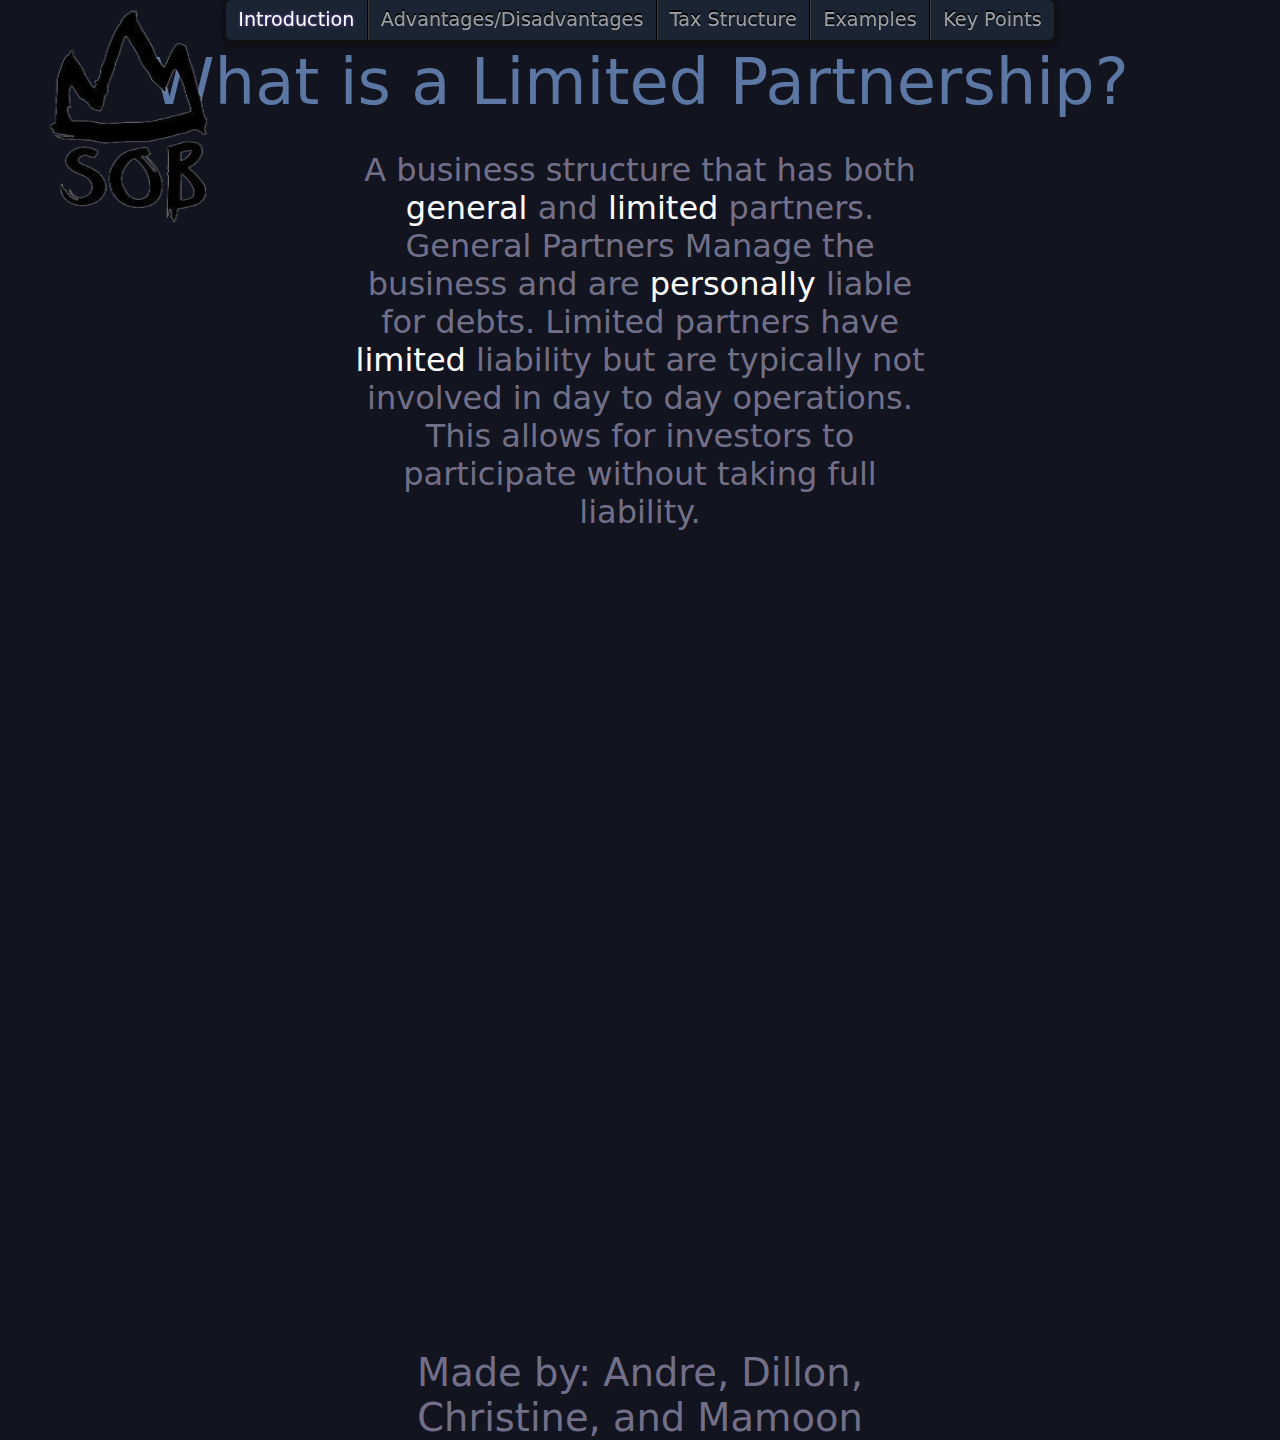
<file: index.html>
<!DOCTYPE html>
<html>

<head>
  <meta charset="utf-8">
  <meta name="viewport" content="width=device-width">
  <title>Limited Partnership</title>
  <link href="style.css" rel="stylesheet" type="text/css" />
  <nav class="menu" id="nav">
	<span class="nav-item active">
		<a href="index.html">Introduction</a>
	</span>
	<span class="nav-item">
		<a href="adv_disadv.html">Advantages/Disadvantages</a>
	</span>
	<span class="nav-item">
		<a href="taxStruc.html">Tax Structure</a>
	</span>
	<span class="nav-item">
		<a href="ex.html">Examples</a>
	</span>
	<span class="nav-item">
		<a href="keyPts.html">Key Points</a>
	</span>
</nav>
<img class="logo" src="./images/SOBlogo.png">
  <script src="./anime-master/lib/anime.min.js"></script>
  <script src="script.js"></script>
</head>

<body>
	<header class="headerText" id="hdr">What is a Limited Partnership?</header>
	<p class="textBody">A business structure that has both <span style="color: white;">general</span> and <span style="color: white;">limited</span> partners. General Partners Manage the business and are <span style="color: white;">personally</span> liable for debts. Limited partners have <span style="color: white;">limited</span> liability but are typically not involved in day to day operations. This allows for investors to participate without taking full liability.</p> 
  <p class="textBody" id="names">Made by: Andre, Dillon, Christine, and Mamoon</p>
  <p class="textBody" class="placeholder"">&nbsp</p>
</body>
</html>
</file>
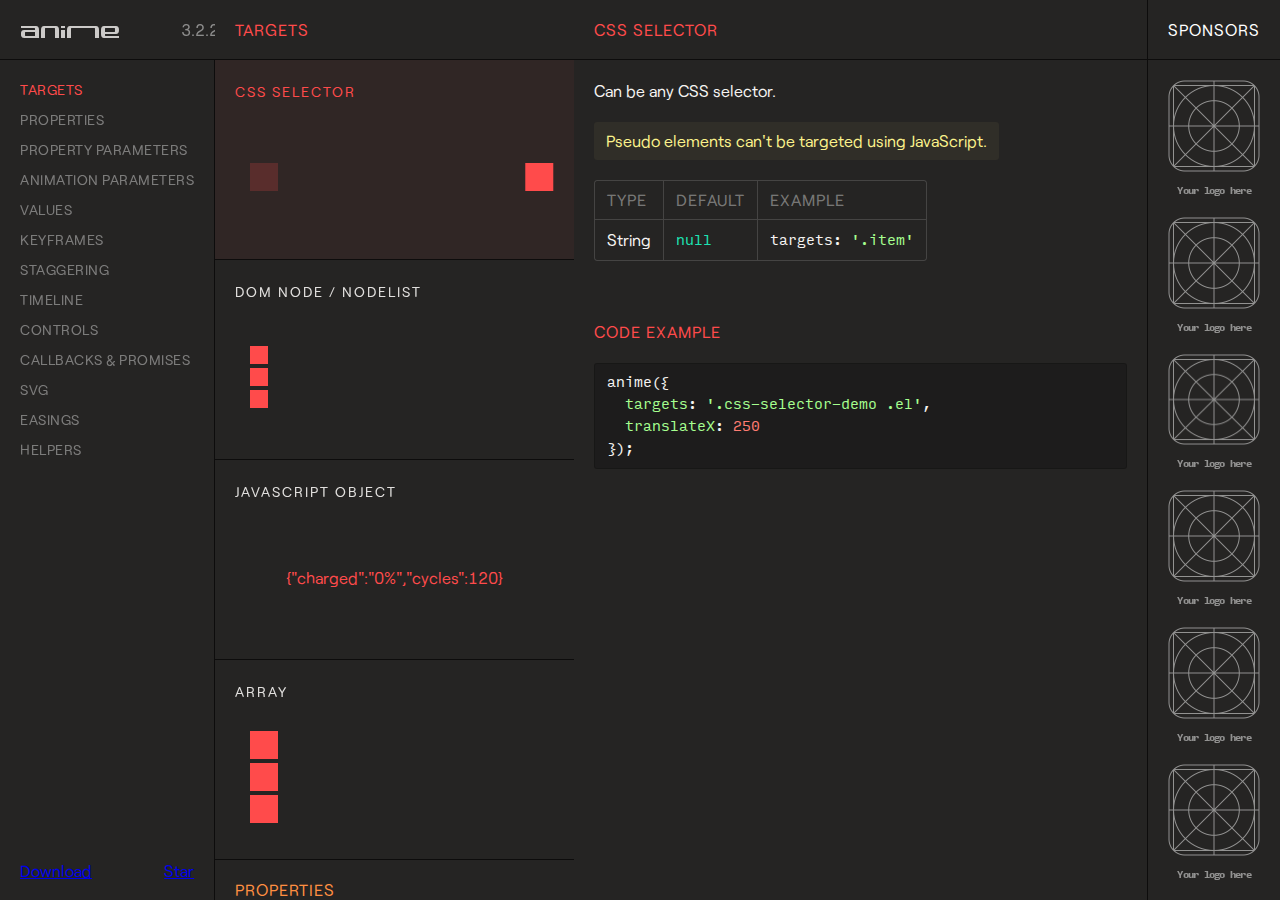
<file: anime-master/documentation/index.html>
<!DOCTYPE html>
<html>
<head>
  <title>Documentation | anime.js</title>
  <meta charset="utf-8">
  <meta name="viewport" content="width=device-width, initial-scale=1, maximum-scale=1">

  <meta property="og:title" content="anime.js">
  <meta property="og:url" content="https://animejs.com">
  <meta property="og:description" content="Javascript animation engine">
  <meta property="og:image" content="https://animejs.com/documentation/assets/img/social-media-image.png">

  <meta name="twitter:card" content="summary_large_image">
  <meta name="twitter:site" content="@juliangarnier">
  <meta name="twitter:creator" content="@juliangarnier">
  <meta name="twitter:title" content="anime.js">
  <meta name="twitter:description" content="Javascript animation engine">
  <meta name="twitter:image" content="https://animejs.com/documentation/assets/img/social-media-image.png">

  <link rel="apple-touch-icon-precomposed" href="assets/img/apple-touch-icon.png">
  <link rel="icon" type="image/png" href="assets/img/favicon.png" >

  <link href="//cloud.typenetwork.com/projects/2160/fontface.css/" rel="stylesheet" type="text/css">

  <link href="assets/css/animejs.css" rel="stylesheet">
  <link href="assets/css/anime-theme.css" rel="stylesheet">
  <link href="assets/css/documentation.css" rel="stylesheet">
  <link href="assets/css/v4.css" rel="stylesheet">
  <!-- Google tag (gtag.js) -->
  <script async src="https://www.googletagmanager.com/gtag/js?id=G-16LTPBS8QC"></script>
  <script>
    window.dataLayer = window.dataLayer || [];
    function gtag(){dataLayer.push(arguments);}
    gtag('js', new Date());
    gtag('config', 'G-16LTPBS8QC');
  </script>
  <script src="../lib/anime.min.js"></script>
</head>
<body>
  <div id="top-banner">
    <button id="close-banner">✕</button>
    <p>
      Anime.js V4 is now in early access for GitHub Sponsors!
    </p>
    <a id="banner-cta" href="https://github.com/sponsors/juliangarnier" target="_blank">Try <span>Anime.js</span> V4</a>
  </div>
  <div class="content">
    <header id="docs-header" class="header">
    <a class="logo" href="https://github.com/juliangarnier/anime/">
      <img class="anime-mini-logo" src="assets/img/anime-mini-logo.svg" />
      <span class="version-number"></span>
    </a>
    </header>
    <section class="pane sidebar">
      <nav class="navigation"></nav>
      <div class="sidebar-info">
        <a class="github-button" href="https://github.com/juliangarnier/anime/archive/master.zip" data-color-scheme="no-preference: dark; light: dark; dark: dark;" data-icon="octicon-cloud-download" aria-label="Download juliangarnier/anime on GitHub">Download</a>
        <a class="github-button" href="https://github.com/juliangarnier/anime" data-color-scheme="no-preference: dark; light: dark; dark: dark;" data-show-count="true" aria-label="Star juliangarnier/anime on GitHub">Star</a>
      </div>
    </section>
    <section class="pane demos">

<!-- TARGETS -->
<article id="targets" class="color-targets">
  <header>
    <h2 class="demos-title">Targets</h2>
  </header>

<div id="cssSelector" class="demo">
  <h3 class="demo-title">CSS Selector</h3>
  <div class="demo-description">
    <p>Can be any CSS selector.</p>
    <p class="bubble warning">Pseudo elements can't be targeted using JavaScript.</p>
    <table>
      <thead>
        <td>Type</td>
        <td>Default</td>
        <td>Example</td>
      </thead>
      <tr>
        <td>String</td>
        <td><code>null</code></td>
        <td><code>targets: '.item'</code></td>
      </tr>
    </table>
  </div>
  <div class="demo-content css-selector-demo">
    <div class="line">
      <div class="square shadow"></div>
      <div class="square el"></div>
    </div>
  </div>
  <script>var cssSelector = function() {
/*DEMO*/
anime({
  targets: '.css-selector-demo .el',
  translateX: 250
});
/*DEMO*/
}
  </script>

</div>

<div id="domNode" class="demo">
  <h3 class="demo-title">DOM Node / NodeList</h3>
  <div class="demo-description">
    <p>
      Can be any DOM Node or NodeList.
    </p>
    <table>
      <thead>
        <td>Type</td>
        <td>Default</td>
        <td>Example</td>
      </thead>
      <tr>
        <td>DOM Node</td>
        <td><code>null</code></td>
        <td><code>targets: el.querySelector('.item')</code></td>
      </tr>
      <tr>
        <td>NodeList</td>
        <td><code>null</code></td>
        <td><code>targets: el.querySelectorAll('.item')</code></td>
      </tr>
    </table>
  </div>
  <div class="demo-content dom-node-demo">
    <div class="line">
      <div class="small square shadow"></div>
      <div class="small square el"></div>
    </div>
    <div class="line">
      <div class="small square shadow"></div>
      <div class="small square el"></div>
    </div>
    <div class="line">
      <div class="small square shadow"></div>
      <div class="small square el"></div>
    </div>
  </div>
  <script>var domNode = function() {
/*DEMO*/
var elements = document.querySelectorAll('.dom-node-demo .el');

anime({
  targets: elements,
  translateX: 270
});
/*DEMO*/
}
  </script>
</div>

<div id="JSobject" class="demo">
  <h3 class="demo-title">JavaScript Object</h3>
  <div class="demo-description">
    <p>
      A JavaScript Object with at least one property containing a numerical value.
    </p>
    <table>
      <thead>
        <td>Type</td>
        <td>Default</td>
        <td>Example</td>
      </thead>
      <tr>
        <td>Object</td>
        <td><code>null</code></td>
        <td><code>targets: myObjectProp</code></td>
      </tr>
    </table>
  </div>
  <div class="demo-content">
    <pre class="battery-log">{"charged":"0%","cycles":120}</pre>
  </div>
  <script>var JSobject = function() {
/*DEMO*/
var logEl = document.querySelector('.battery-log');

var battery = {
  charged: '0%',
  cycles: 120
}

anime({
  targets: battery,
  charged: '100%',
  cycles: 130,
  round: 1,
  easing: 'linear',
  update: function() {
    logEl.innerHTML = JSON.stringify(battery);
  }
});
/*DEMO*/
}
  </script>
<script>
</script>
</div>

<div id="array" class="demo">
  <h3 class="demo-title">Array</h3>
  <div class="demo-description">
    <p>
      An array containing multiple targets.
    </p>
    <p class="bubble info">
      Accepts mixed types. E.g. <code>['.el', domNode, jsObject]</code>
    </p>
    <table>
      <thead>
        <td>Type</td>
        <td>Default</td>
        <td>Example</td>
      </thead>
      <tr>
        <td>Array</td>
        <td><code>null</code></td>
        <td><code>targets: ['.item', el.getElementById('#thing')]</code></td>
      </tr>
    </table>
  </div>
  <div class="demo-content mixed-array-demo">
    <div class="line">
      <div class="square shadow"></div>
      <div class="square el el-01"></div>
    </div>
    <div class="line">
      <div class="square shadow"></div>
      <div class="square el el-02"></div>
    </div>
    <div class="line">
      <div class="square shadow"></div>
      <div class="square el el-03"></div>
    </div>
  </div>
  <script>var array = function() {
/*DEMO*/
var el = document.querySelector('.mixed-array-demo .el-01');

anime({
  targets: [el, '.mixed-array-demo .el-02', '.mixed-array-demo .el-03'],
  translateX: 250
});
/*DEMO*/
}
  </script>

</div>

</article>
<!-- -->

<!-- ANIMATABLE PROPERTIES -->
<article id="properties" class="color-properties">
<header>
  <h2 class="demos-title">Properties</h2>
</header>

<div id="cssProperties" class="demo">
  <h3 class="demo-title">CSS Properties</h3>
  <div class="demo-description">
    <p>
      Any CSS properties can be animated.
    </p>
    <p class="bubble warning">
      Most CSS properties will cause layout changes or repaint, and will result in choppy animation.
      Prioritize opacity and CSS transforms as much as possible.
    </p>
    <p>More details about accepted values in the <a class="color-values" href="#unitlessValue">values</a> section.</p>
    <table>
      <thead>
        <td>Example</td>
        <td>value</td>
      </thead>
      <tr>
        <td><code>opacity</code></td>
        <td><code>.5</code></td>
      </tr>
      <tr>
        <td><code>left</code></td>
        <td><code>'100px'</code></td>
      </tr>
    </table>
  </div>
  <div class="demo-content css-prop-demo">
    <div class="large square shadow"></div>
    <div class="large square el"></div>
  </div>
  <script>var cssProperties = function() {
/*DEMO*/
anime({
  targets: '.css-prop-demo .el',
  left: '240px',
  backgroundColor: '#FFF',
  borderRadius: ['0%', '50%'],
  easing: 'easeInOutQuad'
});
/*DEMO*/
}
  </script>
</div>

<div id="CSStransforms" class="demo">
  <h3 class="demo-title">CSS Transforms</h3>
  <div class="demo-description">
    <p>
      Animate CSS transforms properties individually.
    </p>
    <p class="bubble info">
      It's possible to specify different timing for each transforms properties, more details in the <a class="color-prop-params" href="#specificPropParameters">specific property parameters</a> section.
    </p>
    <p>More details about accepted values in the <a class="color-values" href="#unitlessValue">values</a> section.</p>
    <table>
      <thead>
        <td>Valid properties</td>
        <td>Default unit</td>
      </thead>
      <tr><td><code>'translateX'</code></td><td><code>'px'</code></td></tr>
      <tr><td><code>'translateY'</code></td><td><code>'px'</code></td></tr>
      <tr><td><code>'translateZ'</code></td><td><code>'px'</code></td></tr>
      <tr><td><code>'rotate'</code></td><td><code>'deg'</code></td></tr>
      <tr><td><code>'rotateX'</code></td><td><code>'deg'</code></td></tr>
      <tr><td><code>'rotateY'</code></td><td><code>'deg'</code></td></tr>
      <tr><td><code>'rotateZ'</code></td><td><code>'deg'</code></td></tr>
      <tr><td><code>'scale'</code></td><td><code>—</code></td></tr>
      <tr><td><code>'scaleX'</code></td><td><code>—</code></td></tr>
      <tr><td><code>'scaleY'</code></td><td><code>—</code></td></tr>
      <tr><td><code>'scaleZ'</code></td><td><code>—</code></td></tr>
      <tr><td><code>'skew'</code></td><td><code>'deg'</code></td></tr>
      <tr><td><code>'skewX'</code></td><td><code>'deg'</code></td></tr>
      <tr><td><code>'skewY'</code></td><td><code>'deg'</code></td></tr>
      <tr><td><code>'perspective'</code></td><td><code>'px'</code></td></tr>
    </table>
  </div>
  <div class="demo-content css-transforms-demo">
    <div class="square shadow"></div>
    <div class="square el"></div>
  </div>
  <script>var CSStransforms = function() {
/*DEMO*/
anime({
  targets: '.css-transforms-demo .el',
  translateX: 250,
  scale: 2,
  rotate: '1turn'
});
/*DEMO*/
}
  </script>
</div>

<div id="JSobjProp" class="demo">
  <h3 class="demo-title">Object properties</h3>
  <div class="demo-description">
    <p>
      Any Object property containing a numerical value can be animated.<br>
      More details about accepted values in the <a class="color-values" href="#unitlessValue">values</a> section.
    </p>
    <table>
      <thead>
        <td>Example</td>
        <td>value</td>
      </thead>
      <tr>
        <td><code>prop1</code></td>
        <td><code>50</code></td>
      </tr>
      <tr>
        <td><code>'prop2'</code></td>
        <td><code>'100%'</code></td>
      </tr>
    </table>
  </div>
  <div class="demo-content">
    <pre class="js-object-log">{"prop1":0,"prop2":"0%"}</pre>
  </div>
  <script>var JSobjProp = function() {
/*DEMO*/
var objPropLogEl = document.querySelector('.js-object-log');

var myObject = {
  prop1: 0,
  prop2: '0%'
}

anime({
  targets: myObject,
  prop1: 50,
  prop2: '100%',
  easing: 'linear',
  round: 1,
  update: function() {
    objPropLogEl.innerHTML = JSON.stringify(myObject);
  }
});
/*DEMO*/
}
  </script>
</div>

<div id="domAttr" class="demo">
  <h3 class="demo-title">DOM Attributes</h3>
  <div class="demo-description">
    <p>
      Any DOM Attributes containing a numerical value can be animated.<br>
      More details about accepted values in the <a class="color-values" href="#unitlessValue">values</a> section.
    </p>
    <table>
      <thead>
        <td>Example</td>
        <td>value</td>
      </thead>
      <tr>
        <td><code>value</code></td>
        <td><code>1000</code></td>
      </tr>
      <tr>
        <td><code>volume</code></td>
        <td><code>0</code></td>
      </tr>
      <tr>
        <td><code>data-custom</code></td>
        <td><code>'3 dogs'</code></td>
      </tr>
    </table>
  </div>
  <div class="demo-content dom-attribute-demo">
    <input class="el text-output" value="0"></input>
  </div>
  <script>var domAttr = function() {
/*DEMO*/
anime({
  targets: '.dom-attribute-demo input',
  value: [0, 1000],
  round: 1,
  easing: 'easeInOutExpo'
});
/*DEMO*/
}
  </script>
</div>

<div id="svgAttr" class="demo">
  <h3 class="demo-title">SVG Attributes</h3>
  <div class="demo-description">
    <p>
      Like any other <a class="color-properties" href="#domAttr">DOM attributes</a>, all SVG attributes containing at least one numerical value can be animated.<br>
      More details about accepted values in the <a class="color-values" href="#unitlessValue">values</a> section and SVG animation in the <a class="color-svg" href="#motionPath">SVG</a> section.
    </p>
    <table>
      <thead>
        <td>Example</td>
        <td>value</td>
      </thead>
      <tr>
        <td><code>points</code></td>
        <td><code>'64 68.64 8.574 100 63.446 67.68 64 4 64.554 67.68 119.426 100'</code></td>
      </tr>
      <tr>
        <td><code>scale</code></td>
        <td><code>1</code></td>
      </tr>
      <tr>
        <td><code>baseFrequency</code></td>
        <td><code>0</code></td>
      </tr>
    </table>
  </div>
  <div class="demo-content align-center svg-attributes-demo">
<svg width="128" height="128" viewBox="0 0 128 128">
  <filter id="displacementFilter">
    <feTurbulence type="turbulence" baseFrequency=".05" numOctaves="2" result="turbulence"/>
    <feDisplacementMap in2="turbulence" in="SourceGraphic" scale="15" xChannelSelector="R" yChannelSelector="G"/>
  </filter>
  <polygon points="64 68.64 8.574 100 63.446 67.68 64 4 64.554 67.68 119.426 100" style="filter: url(#displacementFilter)" fill="currentColor"/>
</svg>
  </div>
  <script>var svgAttr = function() {
  // Needed to reset demo
  var polyEl = document.querySelector('.svg-attributes-demo polygon');
  var feTurbulenceEl = document.querySelector('feTurbulence');
  var feDisplacementMap = document.querySelector('feDisplacementMap');
  polyEl.setAttribute('points', '64 68.64 8.574 100 63.446 67.68 64 4 64.554 67.68 119.426 100');
  feTurbulenceEl.setAttribute('baseFrequency', '.05');
  feDisplacementMap.setAttribute('scale', '15');
/*DEMO*/
anime({
  targets: ['.svg-attributes-demo polygon', 'feTurbulence', 'feDisplacementMap'],
  points: '64 128 8.574 96 8.574 32 64 0 119.426 32 119.426 96',
  baseFrequency: 0,
  scale: 1,
  loop: true,
  direction: 'alternate',
  easing: 'easeInOutExpo'
});
/*DEMO*/
}
  </script>

</div>

</article>
<!-- -->

<!-- PROPERTY PARAMETERS -->
<article id="propertyParameters" class="color-prop-params">
  <header>
    <h2 class="demos-title">Property parameters</h2>
  </header>

<div id="duration" class="demo">
  <h3 class="demo-title">Duration</h3>
  <div class="demo-description">
    <p>
      Defines the duration in milliseconds of the animation.
    </p>
    <table>
      <thead>
        <td>Type</td>
        <td>Default</td>
        <td>Example</td>
      </thead>
      <tr>
        <td>Number</td>
        <td><code>1000</code></td>
        <td><code>3000</code></td>
      </tr>
      <tr>
        <td>anime.stagger</td>
        <td>See <a class="color-staggering" href="#staggeringBasics">staggering</a> section</td>
        <td><code>anime.stagger(150)</code></td>
      </tr>
      <tr>
        <td>Function</td>
        <td>See <a class="color-prop-params" href="#functionBasedParameters">function based parameters</a> section</td>
        <td><code>(el, i) => i * 150</code></td>
      </tr>
    </table>
  </div>
  <div class="demo-content duration-demo">
    <div class="label">3000 ms</div>
    <div class="square shadow"></div>
    <div class="square el"></div>
  </div>
  <script>var duration = function() {
/*DEMO*/
anime({
  targets: '.duration-demo .el',
  translateX: 250,
  duration: 3000
});
/*DEMO*/
}
  </script>
</div>

<div id="delay" class="demo">
  <h3 class="demo-title">Delay</h3>
  <div class="demo-description">
    <p>
      Defines the delay in milliseconds of the animation.
    </p>
    <table>
      <thead>
        <td>Type</td>
        <td>Default</td>
        <td>Example</td>
      </thead>
      <tr>
        <td>Number</td>
        <td><code>0</code></td>
        <td><code>1000</code></td>
      </tr>
      <tr>
        <td>anime.stagger</td>
        <td>See <a class="color-staggering" href="#staggeringBasics">staggering</a> section</td>
        <td><code>anime.stagger(150)</code></td>
      </tr>
      <tr>
        <td>Function</td>
        <td>See <a class="color-prop-params" href="#functionBasedParameters">function based parameters</a> section</td>
        <td><code>(el, i) => i * 150</code></td>
      </tr>
    </table>
  </div>
  <div class="demo-content delay-demo">
    <div class="label">1000 ms</div>
    <div class="square shadow"></div>
    <div class="square el"></div>
  </div>
  <script>var delay = function() {
/*DEMO*/
anime({
  targets: '.delay-demo .el',
  translateX: 250,
  delay: 1000
});
/*DEMO*/
}
  </script>
</div>

<div id="endDelay" class="demo">
  <h3 class="demo-title">end delay</h3>
  <div class="demo-description">
    <p>
      Adds some extra time in milliseconds at the end of the animation.
    </p>
    <table>
      <thead>
        <td>Type</td>
        <td>Default</td>
        <td>Example</td>
      </thead>
      <tr>
        <td>Number</td>
        <td><code>0</code></td>
        <td><code>1000</code></td>
      </tr>
      <tr>
        <td>anime.stagger</td>
        <td>See <a class="color-staggering" href="#staggeringBasics">staggering</a> section</td>
        <td><code>anime.stagger(150)</code></td>
      </tr>
      <tr>
        <td>Function</td>
        <td>See <a class="color-prop-params" href="#functionBasedParameters">function based parameters</a> section</td>
        <td><code>(el, i) => i * 150</code></td>
      </tr>
    </table>
  </div>
  <div class="demo-content end-delay-demo">
    <div class="label">1000 ms</div>
    <div class="square shadow"></div>
    <div class="square el"></div>
  </div>
  <script>var endDelay = function() {
/*DEMO*/
anime({
  targets: '.end-delay-demo .el',
  translateX: 250,
  endDelay: 1000,
  direction: 'alternate'
});
/*DEMO*/
}
  </script>

</div>

<div id="easing" class="demo">
  <h3 class="demo-title">Easing</h3>
  <div class="demo-description">
    <p>
      Defines the timing function of the animation.
    </p>
    <p class="bubble info">
      Check out the <a class="color-easings" href="#linearEasing">easings</a> section for a complete list of available easing and parameters.
    </p>
    <table>
      <thead>
        <td>Type</td>
        <td>Default</td>
        <td>Example</td>
      </thead>
      <tr>
        <td>String</td>
        <td><code>'easeOutElastic(1, .5)'</code></td>
        <td><code>easing: 'easeInOutQuad'</code></td>
      </tr>
    </table>
  </div>
  <div class="demo-content easing-demo">
    <div class="label">easeInOutExpo</div>
    <div class="square shadow"></div>
    <div class="square el"></div>
  </div>
  <script>var easing = function() {
/*DEMO*/
anime({
  targets: '.easing-demo .el',
  translateX: 250,
  easing: 'easeInOutExpo'
});
/*DEMO*/
}
  </script>

</div>

<div id="round" class="demo">
  <h3 class="demo-title">Round</h3>
  <div class="demo-description">
    <p>
      Rounds up the value to x decimals.
    </p>
    <table>
      <thead>
        <td>Type</td>
        <td>Default</td>
        <td>Example</td>
      </thead>
      <tr>
        <td>Number</td>
        <td><code>0</code></td>
        <td><code>round: 10</code></td>
      </tr>
    </table>
  </div>
  <div class="demo-content">
    <pre class="round-log">0</pre>
  </div>
  <script>var round = function() {
/*DEMO*/
var roundLogEl = document.querySelector('.round-log');

anime({
  targets: roundLogEl,
  innerHTML: [0, 10000],
  easing: 'linear',
  round: 10 // Will round the animated value to 1 decimal
});
/*DEMO*/
}
  </script>
</div>

<div id="specificPropParameters" class="demo">
  <h3 class="demo-title">Specific property parameters</h3>
  <div class="demo-description">
    <p>
      Defines specific parameters to each property of the animation using an Object as value.<br>
      Other properties that aren't specified in the Object are inheritted from the main animation.
    </p>
    <table>
      <thead>
        <td>Type</td>
        <td>Example</td>
      </thead>
      <tr>
        <td>Object</td>
<td><code>rotate: {
  value: 360,
  duration: 1800,
  easing: 'easeInOutSine'
}</code></td>
      </tr>
    </table>
  </div>
  <div class="demo-content specific-prop-params-demo">
    <div class="square shadow"></div>
    <div class="square el"></div>
  </div>
  <script>var specificPropParameters = function() {
/*DEMO*/
anime({
  targets: '.specific-prop-params-demo .el',
  translateX: {
    value: 250,
    duration: 800
  },
  rotate: {
    value: 360,
    duration: 1800,
    easing: 'easeInOutSine'
  },
  scale: {
    value: 2,
    duration: 1600,
    delay: 800,
    easing: 'easeInOutQuart'
  },
  delay: 250 // All properties except 'scale' inherit 250ms delay
});
/*DEMO*/
}
  </script>

</div>

<div id="functionBasedParameters" class="demo">
  <h3 class="demo-title">Function based parameters</h3>
  <div class="demo-description">
    <p>
      Get different values for every target and property of the animation.
    </p>
    <p>
      The function accepts 3 arguments:
    </p>
    <table>
      <thead>
        <td>Arguments</td>
        <td>Infos</td>
      </thead>
      <tr>
        <td><code>target</code></td>
        <td>The curent animated targeted element</td>
      </tr>
      <tr>
        <td><code>index</code></td>
        <td>The index of the animated targeted element</td>
      </tr>
      <tr>
        <td><code>targetsLength</code></td>
        <td>The total number of animated targets</td>
      </tr>
    </table>
    <p class="bubble info">
      See <a class="color-staggering" href="#staggeringBasics">staggering</a> section for easier values manipulation.
    </p>
  </div>
  <div class="demo-content function-based-params-demo">
    <div class="line">
      <div class="small label">delay = 0 * 100</div>
      <div class="small square shadow"></div>
      <div class="small square el"></div>
    </div>
    <div class="line">
      <div class="small label">delay = 1 * 100</div>
      <div class="small square shadow"></div>
      <div class="small square el"></div>
    </div>
    <div class="line">
      <div class="small label">delay = 2 * 100</div>
      <div class="small square shadow"></div>
      <div class="small square el"></div>
    </div>
  </div>
  <script>var functionBasedParameters = function() {
/*DEMO*/
anime({
  targets: '.function-based-params-demo .el',
  translateX: 270,
  direction: 'alternate',
  loop: true,
  delay: function(el, i, l) {
    return i * 100;
  },
  endDelay: function(el, i, l) {
    return (l - i) * 100;
  }
});
/*DEMO*/
}
  </script>

</div>

</article>
<!-- -->

<!-- ANIMATION PARAMETERS -->
<article id="animationParameters" class="color-anim-params">
  <header>
    <h2 class="demos-title">Animation parameters</h2>
  </header>

<div id="direction" class="demo">
  <h3 class="demo-title">Direction</h3>
  <div class="demo-description">
    <p>
      Defines the direction of the animation.
    </p>
    <table>
      <thead>
        <td>Accepts</td>
        <td>Infos</td>
      </thead>
      <tr>
        <td><code>'normal'</code></td>
        <td>Animation progress goes from 0 to 100%</td>
      </tr>
      <tr>
        <td><code>'reverse'</code></td>
        <td>Animation progress goes from 100% to 0%</td>
      </tr>
      <tr>
        <td><code>'alternate'</code></td>
        <td>Animation progress goes from 0% to 100% then goes back to 0%</td>
      </tr>
    </table>
  </div>
  <div class="demo-content">
    <div class="line">
      <div class="label">normal</div>
      <div class="square shadow"></div>
      <div class="square el dir-normal"></div>
    </div>
    <div class="line">
      <div class="label">reverse</div>
      <div class="square shadow"></div>
      <div class="square el dir-reverse"></div>
    </div>
    <div class="line">
      <div class="label">alternate</div>
      <div class="square shadow"></div>
      <div class="square el dir-alternate"></div>
    </div>
  </div>
  <script>var direction = function() {
/*DEMO*/
anime({
  targets: '.dir-normal',
  translateX: 250,
  easing: 'easeInOutSine'
});

anime({
  targets: '.dir-reverse',
  translateX: 250,
  direction: 'reverse',
  easing: 'easeInOutSine'
});

anime({
  targets: '.dir-alternate',
  translateX: 250,
  direction: 'alternate',
  easing: 'easeInOutSine'
});
/*DEMO*/
}
  </script>

</div>

<div id="loop" class="demo">
  <h3 class="demo-title">Loop</h3>
  <div class="demo-description">
    <p>
      Defines the number of iterations of your animation.
    </p>
    <table>
      <thead>
        <td>Accepts</td>
        <td>Infos</td>
      </thead>
      <tr>
        <td><code>Number</code></td>
        <td>The number of iterations</td>
      </tr>
      <tr>
        <td><code>true</code></td>
        <td>Loop indefinitely</td>
      </tr>
    </table>
  </div>
  <div class="demo-content">
    <div class="line">
      <div class="small label">normal 3 times</div>
      <div class="small square shadow"></div>
      <div class="small square el loop"></div>
    </div>
    <div class="line">
      <div class="small label">reverse 3 times</div>
      <div class="small square shadow"></div>
      <div class="small square el loop-reverse"></div>
    </div>
    <div class="line">
      <div class="small label">alternate 3 times</div>
      <div class="small square shadow"></div>
      <div class="small square el loop-alternate"></div>
    </div>
    <div class="line">
      <div class="small label">normal inifinite</div>
      <div class="small square shadow"></div>
      <div class="small square el loop-infinity"></div>
    </div>
    <div class="line">
      <div class="small label">inifinite reverse</div>
      <div class="small square shadow"></div>
      <div class="small square el loop-reverse-infinity"></div>
    </div>
    <div class="line">
      <div class="small label">inifinite alternate</div>
      <div class="small square shadow"></div>
      <div class="small square el loop-alternate-infinity"></div>
    </div>
  </div>
  <script>var loop = function() {
/*DEMO*/
anime({
  targets: '.loop',
  translateX: 270,
  loop: 3,
  easing: 'easeInOutSine'
});

anime({
  targets: '.loop-infinity',
  translateX: 270,
  loop: true,
  easing: 'easeInOutSine'
});

anime({
  targets: '.loop-reverse',
  translateX: 270,
  loop: 3,
  direction: 'reverse',
  easing: 'easeInOutSine'
});

anime({
  targets: '.loop-reverse-infinity',
  translateX: 270,
  direction: 'reverse',
  loop: true,
  easing: 'easeInOutSine'
});

anime({
  targets: '.loop-alternate',
  translateX: 270,
  loop: 3,
  direction: 'alternate',
  easing: 'easeInOutSine'
});

anime({
  targets: '.loop-alternate-infinity',
  translateX: 270,
  direction: 'alternate',
  loop: true,
  easing: 'easeInOutSine'
});
/*DEMO*/
}
  </script>
</div>

<div id="autoplay" class="demo">
  <h3 class="demo-title">Autoplay</h3>
  <div class="demo-description">
    <p>
      Defines if the animation should automatically starts or not.
    </p>
    <table>
      <thead>
        <td>Accepts</td>
        <td>Infos</td>
      </thead>
      <tr>
        <td><code>true</code></td>
        <td>Automatically starts the animation</td>
      </tr>
      <tr>
        <td><code>false</code></td>
        <td>Animation is paused by default</td>
      </tr>
    </table>
  </div>
  <div class="demo-content">
    <div class="line">
      <div class="label">autoplay: true</div>
      <div class="square shadow"></div>
      <div class="square el autoplay-true"></div>
    </div>
    <div class="line">
      <div class="label">autoplay: false</div>
      <div class="square shadow"></div>
      <div class="square el autoplay-false"></div>
    </div>
  </div>
  <script>var autoplay = function() {
/*DEMO*/
anime({
  targets: '.autoplay-true',
  translateX: 250,
  autoplay: true,
  easing: 'easeInOutSine'
});

anime({
  targets: '.autoplay-false',
  translateX: 250,
  autoplay: false,
  easing: 'easeInOutSine'
});
/*DEMO*/
}
  </script>
</div>

</article>
<!-- -->

<!-- VALUES -->
<article id="values" class="color-values">
<header>
  <h2 class="demos-title">Values</h2>
</header>

<div id="unitlessValue" class="demo">
  <h3 class="demo-title">Unitless</h3>
  <div class="demo-description">
    <p>
      If the original value has a unit, it will be automatically added to the animated value.
    </p>
    <table>
      <thead>
        <td>Type</td>
        <td>Example</td>
      </thead>
      <tr>
        <td>Number</td>
        <td><code>translateX: 250</code></td>
      </tr>
    </table>
  </div>
  <div class="demo-content unitless-values-demo">
    <div class="circle shadow"></div>
    <div class="circle el"></div>
  </div>
  <script>var unitlessValue = function() {
/*DEMO*/
anime({
  targets: '.unitless-values-demo .el',
  translateX: 250, // -> '250px'
  rotate: 540 // -> '540deg'
});
/*DEMO*/
}
  </script>

</div>

<div id="specificUnitValue" class="demo">
  <h3 class="demo-title">Specific unit</h3>
  <div class="demo-description">
    <p>
      Forces the animation to use a certain unit and will automatically convert the initial target value.
    </p>
    <p class="bubble warning">
      Conversion accuracy can vary depending of the unit used.<br>
      You can also define the initial value of the animation directly using an array, see the <a href="#fromToValues" class="color-values">from to values</a> section.
    </p>
    <table>
      <thead>
        <td>Type</td>
        <td>Example</td>
      </thead>
      <tr>
        <td>String</td>
        <td><code>width: '100%'</code></td>
      </tr>
    </table>
  </div>
  <div class="demo-content specific-unit-values-demo">
    <div class="square shadow"></div>
    <div class="square el"></div>
  </div>
  <script>var specificUnitValue = function() {
/*DEMO*/
anime({
  targets: '.specific-unit-values-demo .el',
  width: '100%', // -> from '28px' to '100%',
  easing: 'easeInOutQuad',
  direction: 'alternate',
  loop: true
});
/*DEMO*/
}
  </script>

</div>

<div id="relativeValues" class="demo">
  <h3 class="demo-title">Relative</h3>
  <div class="demo-description">
    <p>
      Adds, substracts or multiplies the original value.
    </p>
    <table>
      <thead>
        <td>Accepts</td>
        <td>Effect</td>
        <td>Example</td>
      </thead>
      <tr>
        <td><code>'+='</code></td>
        <td>Add</td>
        <td><code>'+=100'</code></td>
      </tr>
      <tr>
        <td><code>'-='</code></td>
        <td>Substract</td>
        <td><code>'-=2turn'</code></td>
      </tr>
      <tr>
        <td><code>'*='</code></td>
        <td>Multiply</td>
        <td><code>'*=10'</code></td>
      </tr>
    </table>
  </div>
  <div class="demo-content">
    <div class="circle shadow"></div>
    <div class="circle el relative-values"></div>
  </div>
  <script>var relativeValues = function() {
/*DEMO*/
var relativeEl = document.querySelector('.el.relative-values');
relativeEl.style.transform = 'translateX(100px)';

anime({
  targets: '.el.relative-values',
  translateX: {
    value: '*=2.5', // 100px * 2.5 = '250px'
    duration: 1000
  },
  width: {
    value: '-=20px', // 28 - 20 = '8px'
    duration: 1800,
    easing: 'easeInOutSine'
  },
  rotate: {
    value: '+=2turn', // 0 + 2 = '2turn'
    duration: 1800,
    easing: 'easeInOutSine'
  },
  direction: 'alternate'
});
/*DEMO*/
}
  </script>

</div>

<div id="colors" class="demo">
  <h3 class="demo-title">Colors</h3>
  <div class="demo-description">
    <p>
      <i>anime.js</i> accepts and converts Hexadecimal, RGB, RGBA, HSL, and HSLA color values.
    </p>
    <p class="bubble warning">
      CSS color codes ( e.g. : <code>'red', 'yellow', 'aqua'</code> ) are not supported.
    </p>
    <table>
      <thead>
        <td>Accepts</td>
        <td>Example</td>
      </thead>
      <tr>
        <td>Hexadecimal</td>
        <td><code>'#FFF'</code> or <code>'#FFFFFF'</code></td>
      </tr>
      <tr>
        <td>RGB</td>
        <td><code>'rgb(255, 255, 255)'</code></td>
      </tr>
      <tr>
        <td>RGBA</td>
        <td><code>'rgba(255, 255, 255, .2)'</code></td>
      </tr>
      <tr>
        <td>HSL</td>
        <td><code>'hsl(0, 100%, 100%)'</code></td>
      </tr>
      <tr>
        <td>HSLA</td>
        <td><code>'hsla(0, 100%, 100%, .2)'</code></td>
      </tr>
    </table>
  </div>
  <div class="demo-content colors-demo">
    <div class="line">
      <div class="small label">HEX</div>
      <div class="small circle shadow"></div>
      <div class="small circle el color-hex"></div>
    </div>
    <div class="line">
      <div class="small label">RGB</div>
      <div class="small circle shadow"></div>
      <div class="small circle el color-rgb"></div>
    </div>
    <div class="line">
      <div class="small label">HSL</div>
      <div class="small circle shadow"></div>
      <div class="small circle el color-hsl"></div>
    </div>
    <div class="line">
      <div class="small label">RGBA</div>
      <div class="small circle shadow"></div>
      <div class="small circle el color-rgba"></div>
    </div>
    <div class="line">
      <div class="small label">HSLA</div>
      <div class="small circle shadow"></div>
      <div class="small circle el color-hsla"></div>
    </div>
  </div>
  <script>var colors = function() {
/*DEMO*/
var colorsExamples = anime.timeline({
  endDelay: 1000,
  easing: 'easeInOutQuad',
  direction: 'alternate',
  loop: true
})
.add({ targets: '.color-hex',  background: '#FFF' }, 0)
.add({ targets: '.color-rgb',  background: 'rgb(255,255,255)' }, 0)
.add({ targets: '.color-hsl',  background: 'hsl(0, 100%, 100%)' }, 0)
.add({ targets: '.color-rgba', background: 'rgba(255,255,255, .2)' }, 0)
.add({ targets: '.color-hsla', background: 'hsla(0, 100%, 100%, .2)' }, 0)
.add({ targets: '.colors-demo .el', translateX: 270 }, 0);
/*DEMO*/
}
  </script>

</div>

<div id="fromToValues" class="demo">
  <h3 class="demo-title">From To</h3>
  <div class="demo-description">
    <p>
      Forces the animation to start at a specified value.
    </p>
    <table>
      <thead>
        <td>Type</td>
        <td>Example</td>
      </thead>
      <tr>
        <td><code>Array</code></td>
        <td><code>['50%', '100%']</code></td>
      </tr>
    </table>
  </div>
  <div class="demo-content">
    <div class="circle shadow"></div>
    <div class="circle el from-to-values"></div>
  </div>
  <script>var fromToValues = function() {
/*DEMO*/
anime({
  targets: '.el.from-to-values',
  translateX: [100, 250], // from 100 to 250
  delay: 500,
  direction: 'alternate',
  loop: true
});
/*DEMO*/
}
  </script>

</div>

<div id="functionBasedPropVal" class="demo">
  <h3 class="demo-title">Function based values</h3>
  <div class="demo-description">
    <p>
      Get different values for every target and property of the animation.
    </p>
    <p>
      The function accepts 3 arguments:
    </p>
    <table>
      <thead>
        <td>Arguments</td>
        <td>Infos</td>
      </thead>
      <tr>
        <td><code>target</code></td>
        <td>The curently animated targeted element</td>
      </tr>
      <tr>
        <td><code>index</code></td>
        <td>The index of the animated targeted element</td>
      </tr>
      <tr>
        <td><code>targetsLength</code></td>
        <td>The total number of animated targets</td>
      </tr>
    </table>
  </div>
  <div class="demo-content function-based-values-demo">
    <div class="line">
      <div class="small circle shadow"></div>
      <div data-x="170" class="small circle el"></div>
    </div>
    <div class="line">
      <div class="small circle shadow"></div>
      <div data-x="80" class="small circle el"></div>
    </div>
    <div class="line">
      <div class="small circle shadow"></div>
      <div data-x="270" class="small circle el"></div>
    </div>
  </div>
  <script>var functionBasedPropVal = function() {
/*DEMO*/
anime({
  targets: '.function-based-values-demo .el',
  translateX: function(el) {
    return el.getAttribute('data-x');
  },
  translateY: function(el, i) {
    return 50 + (-50 * i);
  },
  scale: function(el, i, l) {
    return (l - i) + .25;
  },
  rotate: function() { return anime.random(-360, 360); },
  borderRadius: function() { return ['50%', anime.random(10, 35) + '%']; },
  duration: function() { return anime.random(1200, 1800); },
  delay: function() { return anime.random(0, 400); },
  direction: 'alternate',
  loop: true
});
/*DEMO*/
}
  </script>

</div>

</article>
<!-- -->

<!-- KEYFRAMES -->
<article id="keyframes" class="color-keyframes">
<header>
  <h2 class="demos-title">Keyframes</h2>
</header>

<div id="animationKeyframes" class="demo">
  <h3 class="demo-title">Animation keyframes</h3>
  <div class="demo-description">
    <p>
      Animation keyframes are defined using an Array, within the <code>keyframes</code> property.
    </p>
    <p class="bubble info">
      If there is no duration specified inside the keyframes, each keyframe duration will be equal to the animation's total duration divided by the number of keyframes.
    </p>
    <table>
      <thead>
        <td>Type</td>
        <td>Example</td>
      </thead>
      <tr>
        <td><code>Array</code></td>
        <td><code>[
  {value: 100, easing: 'easeOutExpo'},
  {value: 200, delay: 500},
  {value: 300, duration: 1000}
]</code></td>
      </tr>
    </table>
  </div>
  <div class="demo-content animation-keyframes-demo">
    <div class="circle shadow"></div>
    <div class="circle el keyframes"></div>
  </div>
  <script>var animationKeyframes = function() {
/*DEMO*/
anime({
  targets: '.animation-keyframes-demo .el',
  keyframes: [
    {translateY: -40},
    {translateX: 250},
    {translateY: 40},
    {translateX: 0},
    {translateY: 0}
  ],
  duration: 4000,
  easing: 'easeOutElastic(1, .8)',
  loop: true
});
/*DEMO*/
}
  </script>
</div>

<div id="propertyKeyframes" class="demo">
  <h3 class="demo-title">Property keyframes</h3>
  <div class="demo-description">
    <p>
      Similar to <a class="color-keyframes" href="#animationKeyframes">animation keyframes</a>, property keyframes are defined using an Array of property Object. Property keyframes allow overlapping animations since each property have its own keyframes array.
    </p>
    <p class="bubble info">
      If there is no duration specified inside the keyframes, each keyframe duration will be equal to the animation's total duration divided by the number of keyframes.
    </p>
    <table>
      <thead>
        <td>Type</td>
        <td>Example</td>
      </thead>
      <tr>
        <td><code>Array</code></td>
        <td><code>[
  {value: 100, easing: 'easeOutExpo'},
  {value: 200, delay: 500},
  {value: 300, duration: 1000}
]</code></td>
      </tr>
    </table>
  </div>
  <div class="demo-content property-keyframes-demo">
    <div class="circle shadow"></div>
    <div class="circle el keyframes"></div>
  </div>
  <script>var propertyKeyframes = function() {
/*DEMO*/
anime({
  targets: '.property-keyframes-demo .el',
  translateX: [
    { value: 250, duration: 1000, delay: 500 },
    { value: 0, duration: 1000, delay: 500 }
  ],
  translateY: [
    { value: -40, duration: 500 },
    { value: 40, duration: 500, delay: 1000 },
    { value: 0, duration: 500, delay: 1000 }
  ],
  scaleX: [
    { value: 4, duration: 100, delay: 500, easing: 'easeOutExpo' },
    { value: 1, duration: 900 },
    { value: 4, duration: 100, delay: 500, easing: 'easeOutExpo' },
    { value: 1, duration: 900 }
  ],
  scaleY: [
    { value: [1.75, 1], duration: 500 },
    { value: 2, duration: 50, delay: 1000, easing: 'easeOutExpo' },
    { value: 1, duration: 450 },
    { value: 1.75, duration: 50, delay: 1000, easing: 'easeOutExpo' },
    { value: 1, duration: 450 }
  ],
  easing: 'easeOutElastic(1, .8)',
  loop: true
});
/*DEMO*/
}
  </script>
</div>

</article>
<!-- -->

<!-- STAGGERING -->
<article id="staggering" class="color-staggering">
<header>
  <h2 class="demos-title">Staggering</h2>
</header>

<div id="staggeringBasics" class="demo">
  <h3 class="demo-title">Staggering basics</h3>
  <div class="demo-description">
    <p>
      Staggering allows you to animate multiple elements with <a href="https://en.wikipedia.org/wiki/Follow_through_and_overlapping_action">follow through and overlapping action</a>.
    </p>
    <pre><code>anime.stagger(value, options)</code></pre>
    <table>
      <thead>
        <td>Arguments</td>
        <td>Type</td>
        <td>Info</td>
        <td>Required</td>
      </thead>
      <tr>
        <td>Value</td>
        <td><code>Number</code>, <code>String</code>, <code>Array</code></td>
        <td>The manipulated value(s)</td>
        <td>Yes</td>
      </tr>
      <tr>
        <td>Options</td>
        <td><code>Object</code></td>
        <td>Stagger parameters</td>
        <td>No</td>
      </tr>
    </table>
  </div>
  <div class="demo-content basic-staggering-demo">
    <div class="line">
      <div class="label">delay = (100 * 0) ms</div>
      <div class="small square shadow"></div>
      <div class="small square el"></div>
    </div>
    <div class="line">
      <div class="label">delay = (100 * 1) ms</div>
      <div class="small square shadow"></div>
      <div class="small square el"></div>
    </div>
    <div class="line">
      <div class="label">delay = (100 * 2) ms</div>
      <div class="small square shadow"></div>
      <div class="small square el"></div>
    </div>
    <div class="line">
      <div class="label">delay = (100 * 3) ms</div>
      <div class="small square shadow"></div>
      <div class="small square el"></div>
    </div>
    <div class="line">
      <div class="label">delay = (100 * 4) ms</div>
      <div class="small square shadow"></div>
      <div class="small square el"></div>
    </div>
    <div class="line">
      <div class="label">delay = (100 * 5) ms</div>
      <div class="small square shadow"></div>
      <div class="small square el"></div>
    </div>
  </div>
  <script>var staggeringBasics = function() {
/*DEMO*/
anime({
  targets: '.basic-staggering-demo .el',
  translateX: 270,
  delay: anime.stagger(100) // increase delay by 100ms for each elements.
});
/*DEMO*/
}
  </script>
</div>

<div id="staggeringStartValue" class="demo">
  <h3 class="demo-title">Start value</h3>
  <div class="demo-description">
    <p>
      Starts the staggering effect from a specific value.
    </p>
    <pre><code>anime.stagger(value, {start: startValue})</code></pre>
    <table>
      <thead>
        <td>Types</td>
        <td>Info</td>
      </thead>
      <tr>
        <td><code>Number</code>, <code>String</code>
        <td>Same as propety values, see <a href="#unitlessValue" class="color-values">values section</a></td>
      </tr>
    </table>
  </div>
  <div class="demo-content staggering-start-value-demo">
    <div class="line">
      <div class="label">delay = 500 + (100 * 0) ms</div>
      <div class="small square shadow"></div>
      <div class="small square el"></div>
    </div>
    <div class="line">
      <div class="label">delay = 500 + (100 * 1) ms</div>
      <div class="small square shadow"></div>
      <div class="small square el"></div>
    </div>
    <div class="line">
      <div class="label">delay = 500 + (100 * 2) ms</div>
      <div class="small square shadow"></div>
      <div class="small square el"></div>
    </div>
    <div class="line">
      <div class="label">delay = 500 + (100 * 3) ms</div>
      <div class="small square shadow"></div>
      <div class="small square el"></div>
    </div>
    <div class="line">
      <div class="label">delay = 500 + (100 * 4) ms</div>
      <div class="small square shadow"></div>
      <div class="small square el"></div>
    </div>
    <div class="line">
      <div class="label">delay = 500 + (100 * 5) ms</div>
      <div class="small square shadow"></div>
      <div class="small square el"></div>
    </div>
  </div>
  <script>var staggeringStartValue = function() {
/*DEMO*/
anime({
  targets: '.staggering-start-value-demo .el',
  translateX: 270,
  delay: anime.stagger(100, {start: 500}) // delay starts at 500ms then increase by 100ms for each elements.
});
/*DEMO*/
}
  </script>
</div>

<div id="rangeValueStaggering" class="demo">
  <h3 class="demo-title">Range value</h3>
  <div class="demo-description">
    <p>
      Distributes evenly values between two numbers.
    </p>
    <pre><code>anime.stagger([startValue, endValue])</code></pre>
    <table>
      <thead>
        <td>Type</td>
        <td>Info</td>
      </thead>
      <tr>
        <td><code>'easingName'</code></td>
        <td>All valid easing names are accepted, see <a href="#easings" class="color-easings">easings section</a></td>
      </tr>
      <tr>
        <td><code>function(i)</code></td>
        <td>Custom easing function, see <a href="#customEasing" class="color-easings">custom easings section</a></td>
      </tr>
    </table>
  </div>
  <div class="demo-content range-value-staggering-demo">
    <div class="line">
      <div class="label">rotate = -360 + ((360 - (-360)) / 5) * 0</div>
      <div class="small square shadow"></div>
      <div class="small square el"></div>
    </div>
    <div class="line">
      <div class="label">rotate = -360 + ((360 - (-360)) / 5) * 1</div>
      <div class="small square shadow"></div>
      <div class="small square el"></div>
    </div>
    <div class="line">
      <div class="label">rotate = -360 + ((360 - (-360)) / 5) * 2</div>
      <div class="small square shadow"></div>
      <div class="small square el"></div>
    </div>
    <div class="line">
      <div class="label">rotate = -360 + ((360 - (-360)) / 5) * 3</div>
      <div class="small square shadow"></div>
      <div class="small square el"></div>
    </div>
    <div class="line">
      <div class="label">rotate = -360 + ((360 - (-360)) / 5) * 4</div>
      <div class="small square shadow"></div>
      <div class="small square el"></div>
    </div>
    <div class="line">
      <div class="label">rotate = -360 + ((360 - (-360)) / 5) * 5</div>
      <div class="small square shadow"></div>
      <div class="small square el"></div>
    </div>
  </div>
  <script>var rangeValueStaggering = function() {
/*DEMO*/
anime({
  targets: '.range-value-staggering-demo .el',
  translateX: 270,
  rotate: anime.stagger([-360, 360]), // rotation will be distributed from -360deg to 360deg evenly between all elements
  easing: 'easeInOutQuad'
});
/*DEMO*/
}
  </script>
</div>

<div id="staggeringFrom" class="demo">
  <h3 class="demo-title">From value</h3>
  <div class="demo-description">
    <p>
      Starts the stagger effect from a specific position.
    </p>
    <pre><code>anime.stagger(value, {from: startingPosition})</code></pre>
    <table>
      <thead>
        <td>Options</td>
        <td>Type</td>
        <td>Info</td>
      </thead>
      <tr>
        <td><code>'first'</code> (default)</td>
        <td><code>'string'</code></td>
        <td>Start the effect from the first element</td>
      </tr>
      <tr>
        <td><code>'last'</code></td>
        <td><code>'string'</code></td>
        <td>Start the effect from the last element</td>
      </tr>
      <tr>
        <td><code>'center'</code></td>
        <td><code>'string'</code></td>
        <td>Start the effect from the center</td>
      </tr>
      <tr>
        <td><code>index</code></td>
        <td><code>number</code></td>
        <td>Start the effect from the specified index</td>
      </tr>
    </table>
  </div>
  <div class="demo-content staggering-from-demo">
    <div class="line">
      <div class="small square shadow"></div>
      <div class="small square el"></div>
    </div>
    <div class="line">
      <div class="small square shadow"></div>
      <div class="small square el"></div>
    </div>
    <div class="line">
      <div class="small square shadow"></div>
      <div class="small square el"></div>
    </div>
    <div class="line">
      <div class="small square shadow"></div>
      <div class="small square el"></div>
    </div>
    <div class="line">
      <div class="small square shadow"></div>
      <div class="small square el"></div>
    </div>
    <div class="line">
      <div class="small square shadow"></div>
      <div class="small square el"></div>
    </div>
  </div>
  <script>var staggeringFrom = function() {
/*DEMO*/
anime({
  targets: '.staggering-from-demo .el',
  translateX: 270,
  delay: anime.stagger(100, {from: 'center'})
});
/*DEMO*/
}
  </script>
</div>

<div id="staggeringDirection" class="demo">
  <h3 class="demo-title">Direction</h3>
  <div class="demo-description">
    <p>
      Changes the order in which the stagger operates.
    </p>
    <pre><code>anime.stagger(value, {direction: 'reverse'})</code></pre>
    <table>
      <thead>
        <td>Options</td>
        <td>Info</td>
      </thead>
      <tr>
        <td><code>'normal'</code> (default)</td>
        <td>Normal staggering, from the first element to the last</td>
      </tr>
      <tr>
        <td><code>'reverse'</code></td>
        <td>Reversed staggering, from the last element to the first</td>
      </tr>
    </table>
  </div>
  <div class="demo-content staggering-direction-demo">
    <div class="line">
      <div class="small square shadow"></div>
      <div class="small square el"></div>
    </div>
    <div class="line">
      <div class="small square shadow"></div>
      <div class="small square el"></div>
    </div>
    <div class="line">
      <div class="small square shadow"></div>
      <div class="small square el"></div>
    </div>
    <div class="line">
      <div class="small square shadow"></div>
      <div class="small square el"></div>
    </div>
    <div class="line">
      <div class="small square shadow"></div>
      <div class="small square el"></div>
    </div>
    <div class="line">
      <div class="small square shadow"></div>
      <div class="small square el"></div>
    </div>
  </div>
  <script>var staggeringDirection = function() {
/*DEMO*/
anime({
  targets: '.staggering-direction-demo .el',
  translateX: 270,
  delay: anime.stagger(100, {direction: 'reverse'})
});
/*DEMO*/
}
  </script>
</div>

<div id="staggeringEasing" class="demo">
  <h3 class="demo-title">Easing</h3>
  <div class="demo-description">
    <p>
      Stagger values using an easing function.
    </p>
    <pre><code>anime.stagger(value, {easing: 'easingName'})</code></pre>
    <table>
      <thead>
        <td>Type</td>
        <td>Info</td>
      </thead>
      <tr>
        <td><code>'string'</code></td>
        <td>All valid <a href="#easings" class="color-easings">easing names</a> are accepted</td>
      </tr>
      <tr>
        <td><code>function(i)</code></td>
        <td>Use your own <a href="#customEasing" class="color-easings">custom easings function</a></td>
      </tr>
    </table>
  </div>
  <div class="demo-content staggering-easing-demo">
    <div class="line">
      <div class="small square shadow"></div>
      <div class="small square el"></div>
    </div>
    <div class="line">
      <div class="small square shadow"></div>
      <div class="small square el"></div>
    </div>
    <div class="line">
      <div class="small square shadow"></div>
      <div class="small square el"></div>
    </div>
    <div class="line">
      <div class="small square shadow"></div>
      <div class="small square el"></div>
    </div>
    <div class="line">
      <div class="small square shadow"></div>
      <div class="small square el"></div>
    </div>
    <div class="line">
      <div class="small square shadow"></div>
      <div class="small square el"></div>
    </div>
  </div>
  <script>var staggeringEasing = function() {
/*DEMO*/
anime({
  targets: '.staggering-easing-demo .el',
  translateX: 270,
  delay: anime.stagger(300, {easing: 'easeOutQuad'})
});
/*DEMO*/
}
  </script>
</div>

<div id="gridStaggering" class="demo">
  <h3 class="demo-title">Grid</h3>
  <div class="demo-description">
    <p>
      Staggering values based a 2D array that allow "ripple" effects.
    </p>
    <pre><code>anime.stagger(value, {grid: [rows, columns]})</code></pre>
    <table>
      <thead>
        <td>Type</td>
        <td>Info</td>
      </thead>
      <tr>
        <td><code>array</code></td>
        <td>A 2 items array, the first value is the number of rows, the second the number of columns</td>
      </tr>
    </table>
  </div>
  <div class="demo-content staggering-grid-demo">
    <div class="grid">
      <div class="small square el"></div>
      <div class="small square el"></div>
      <div class="small square el"></div>
      <div class="small square el"></div>
      <div class="small square el"></div>
      <div class="small square el"></div>
      <div class="small square el"></div>
      <div class="small square el"></div>
      <div class="small square el"></div>
      <div class="small square el"></div>
      <div class="small square el"></div>
      <div class="small square el"></div>
      <div class="small square el"></div>
      <div class="small square el"></div>
      <div class="small square el"></div>
      <div class="small square el"></div>
      <div class="small square el"></div>
      <div class="small square el"></div>
      <div class="small square el"></div>
      <div class="small square el"></div>
      <div class="small square el"></div>
      <div class="small square el"></div>
      <div class="small square el"></div>
      <div class="small square el"></div>
      <div class="small square el"></div>
      <div class="small square el"></div>
      <div class="small square el"></div>
      <div class="small square el"></div>
      <div class="small square el"></div>
      <div class="small square el"></div>
      <div class="small square el"></div>
      <div class="small square el"></div>
      <div class="small square el"></div>
      <div class="small square el"></div>
      <div class="small square el"></div>
      <div class="small square el"></div>
      <div class="small square el"></div>
      <div class="small square el"></div>
      <div class="small square el"></div>
      <div class="small square el"></div>
      <div class="small square el"></div>
      <div class="small square el"></div>
      <div class="small square el"></div>
      <div class="small square el"></div>
      <div class="small square el"></div>
      <div class="small square el"></div>
      <div class="small square el"></div>
      <div class="small square el"></div>
      <div class="small square el"></div>
      <div class="small square el"></div>
      <div class="small square el"></div>
      <div class="small square el"></div>
      <div class="small square el"></div>
      <div class="small square el"></div>
      <div class="small square el"></div>
      <div class="small square el"></div>
      <div class="small square el"></div>
      <div class="small square el"></div>
      <div class="small square el"></div>
      <div class="small square el"></div>
      <div class="small square el"></div>
      <div class="small square el"></div>
      <div class="small square el"></div>
      <div class="small square el"></div>
      <div class="small square el"></div>
      <div class="small square el"></div>
      <div class="small square el"></div>
      <div class="small square el"></div>
      <div class="small square el"></div>
      <div class="small square el"></div>
    </div>
    <div class="grid shadow">
      <div class="small square"></div>
      <div class="small square"></div>
      <div class="small square"></div>
      <div class="small square"></div>
      <div class="small square"></div>
      <div class="small square"></div>
      <div class="small square"></div>
      <div class="small square"></div>
      <div class="small square"></div>
      <div class="small square"></div>
      <div class="small square"></div>
      <div class="small square"></div>
      <div class="small square"></div>
      <div class="small square"></div>
      <div class="small square"></div>
      <div class="small square"></div>
      <div class="small square"></div>
      <div class="small square"></div>
      <div class="small square"></div>
      <div class="small square"></div>
      <div class="small square"></div>
      <div class="small square"></div>
      <div class="small square"></div>
      <div class="small square"></div>
      <div class="small square"></div>
      <div class="small square"></div>
      <div class="small square"></div>
      <div class="small square"></div>
      <div class="small square"></div>
      <div class="small square"></div>
      <div class="small square"></div>
      <div class="small square"></div>
      <div class="small square"></div>
      <div class="small square"></div>
      <div class="small square"></div>
      <div class="small square"></div>
      <div class="small square"></div>
      <div class="small square"></div>
      <div class="small square"></div>
      <div class="small square"></div>
      <div class="small square"></div>
      <div class="small square"></div>
      <div class="small square"></div>
      <div class="small square"></div>
      <div class="small square"></div>
      <div class="small square"></div>
      <div class="small square"></div>
      <div class="small square"></div>
      <div class="small square"></div>
      <div class="small square"></div>
      <div class="small square"></div>
      <div class="small square"></div>
      <div class="small square"></div>
      <div class="small square"></div>
      <div class="small square"></div>
      <div class="small square"></div>
      <div class="small square"></div>
      <div class="small square"></div>
      <div class="small square"></div>
      <div class="small square"></div>
      <div class="small square"></div>
      <div class="small square"></div>
      <div class="small square"></div>
      <div class="small square"></div>
      <div class="small square"></div>
      <div class="small square"></div>
      <div class="small square"></div>
      <div class="small square"></div>
      <div class="small square"></div>
      <div class="small square"></div>
    </div>
  </div>
  <script>var gridStaggering = function() {
/*DEMO*/
anime({
  targets: '.staggering-grid-demo .el',
  scale: [
    {value: .1, easing: 'easeOutSine', duration: 500},
    {value: 1, easing: 'easeInOutQuad', duration: 1200}
  ],
  delay: anime.stagger(200, {grid: [14, 5], from: 'center'})
});
/*DEMO*/
}
  </script>
</div>

<div id="gridAxisStaggering" class="demo">
  <h3 class="demo-title">Axis</h3>
  <div class="demo-description">
    <p>
      Forces the direction of a <a href="gridStaggering" class="color-staggering">grid staggering</a> effect.
    </p>
    <pre><code>anime.stagger(value, {grid: [rows, columns], axis: 'x'})</code></pre>
    <table>
      <thead>
        <td>Parameters</td>
        <td>Info</td>
      </thead>
      <tr>
        <td><code>'x'</code></td>
        <td>Follows the x axis</td>
      </tr>
      <tr>
        <td><code>'y'</code></td>
        <td>Follows the y axis</td>
      </tr>
    </table>
  </div>
  <div class="demo-content staggering-axis-grid-demo">
    <div class="grid">
      <div class="small square el"></div>
      <div class="small square el"></div>
      <div class="small square el"></div>
      <div class="small square el"></div>
      <div class="small square el"></div>
      <div class="small square el"></div>
      <div class="small square el"></div>
      <div class="small square el"></div>
      <div class="small square el"></div>
      <div class="small square el"></div>
      <div class="small square el"></div>
      <div class="small square el"></div>
      <div class="small square el"></div>
      <div class="small square el"></div>
      <div class="small square el"></div>
      <div class="small square el"></div>
      <div class="small square el"></div>
      <div class="small square el"></div>
      <div class="small square el"></div>
      <div class="small square el"></div>
      <div class="small square el"></div>
      <div class="small square el"></div>
      <div class="small square el"></div>
      <div class="small square el"></div>
      <div class="small square el"></div>
      <div class="small square el"></div>
      <div class="small square el"></div>
      <div class="small square el"></div>
      <div class="small square el"></div>
      <div class="small square el"></div>
      <div class="small square el"></div>
      <div class="small square el"></div>
      <div class="small square el"></div>
      <div class="small square el"></div>
      <div class="small square el"></div>
      <div class="small square el"></div>
      <div class="small square el"></div>
      <div class="small square el"></div>
      <div class="small square el"></div>
      <div class="small square el"></div>
      <div class="small square el"></div>
      <div class="small square el"></div>
      <div class="small square el"></div>
      <div class="small square el"></div>
      <div class="small square el"></div>
      <div class="small square el"></div>
      <div class="small square el"></div>
      <div class="small square el"></div>
      <div class="small square el"></div>
      <div class="small square el"></div>
      <div class="small square el"></div>
      <div class="small square el"></div>
      <div class="small square el"></div>
      <div class="small square el"></div>
      <div class="small square el"></div>
      <div class="small square el"></div>
      <div class="small square el"></div>
      <div class="small square el"></div>
      <div class="small square el"></div>
      <div class="small square el"></div>
      <div class="small square el"></div>
      <div class="small square el"></div>
      <div class="small square el"></div>
      <div class="small square el"></div>
      <div class="small square el"></div>
      <div class="small square el"></div>
      <div class="small square el"></div>
      <div class="small square el"></div>
      <div class="small square el"></div>
      <div class="small square el"></div>
    </div>
    <div class="grid shadow">
      <div class="small square"></div>
      <div class="small square"></div>
      <div class="small square"></div>
      <div class="small square"></div>
      <div class="small square"></div>
      <div class="small square"></div>
      <div class="small square"></div>
      <div class="small square"></div>
      <div class="small square"></div>
      <div class="small square"></div>
      <div class="small square"></div>
      <div class="small square"></div>
      <div class="small square"></div>
      <div class="small square"></div>
      <div class="small square"></div>
      <div class="small square"></div>
      <div class="small square"></div>
      <div class="small square"></div>
      <div class="small square"></div>
      <div class="small square"></div>
      <div class="small square"></div>
      <div class="small square"></div>
      <div class="small square"></div>
      <div class="small square"></div>
      <div class="small square"></div>
      <div class="small square"></div>
      <div class="small square"></div>
      <div class="small square"></div>
      <div class="small square"></div>
      <div class="small square"></div>
      <div class="small square"></div>
      <div class="small square"></div>
      <div class="small square"></div>
      <div class="small square"></div>
      <div class="small square"></div>
      <div class="small square"></div>
      <div class="small square"></div>
      <div class="small square"></div>
      <div class="small square"></div>
      <div class="small square"></div>
      <div class="small square"></div>
      <div class="small square"></div>
      <div class="small square"></div>
      <div class="small square"></div>
      <div class="small square"></div>
      <div class="small square"></div>
      <div class="small square"></div>
      <div class="small square"></div>
      <div class="small square"></div>
      <div class="small square"></div>
      <div class="small square"></div>
      <div class="small square"></div>
      <div class="small square"></div>
      <div class="small square"></div>
      <div class="small square"></div>
      <div class="small square"></div>
      <div class="small square"></div>
      <div class="small square"></div>
      <div class="small square"></div>
      <div class="small square"></div>
      <div class="small square"></div>
      <div class="small square"></div>
      <div class="small square"></div>
      <div class="small square"></div>
      <div class="small square"></div>
      <div class="small square"></div>
      <div class="small square"></div>
      <div class="small square"></div>
      <div class="small square"></div>
      <div class="small square"></div>
    </div>
  </div>
  <script>var gridAxisStaggering = function() {
/*DEMO*/
anime({
  targets: '.staggering-axis-grid-demo .el',
  translateX: anime.stagger(10, {grid: [14, 5], from: 'center', axis: 'x'}),
  translateY: anime.stagger(10, {grid: [14, 5], from: 'center', axis: 'y'}),
  rotateZ: anime.stagger([0, 90], {grid: [14, 5], from: 'center', axis: 'x'}),
  delay: anime.stagger(200, {grid: [14, 5], from: 'center'}),
  easing: 'easeInOutQuad'
});
/*DEMO*/
}
  </script>
</div>

</article>
<!-- -->

<!-- TIMELINE -->
<article id="timeline" class="color-tl">
<header>
  <h2 class="demos-title">Timeline</h2>
</header>

<div id="timelineBasics" class="demo">
  <h3 class="demo-title">Timeline basics</h3>
  <div class="demo-description">
    <p>
      Timelines let you synchronise multiple animations together.<br>
      By default each animation added to the timeline starts after the previous animation ends.
    </p>
    <p>
      Creating a timeline:
    </p>
<pre><code>var myTimeline = anime.timeline(parameters);</code></pre>
    <table>
      <thead>
        <td>Argument</td>
        <td>Type</td>
        <td>Info</td>
        <td>Required</td>
      </thead>
      <tr>
        <td><code>parameters</code></td>
        <td><code>Object</code></td>
        <td>The default parameters of the timeline inherited by children</td>
        <td>No</td>
      </tr>
    </table>
    <p>
      Adding animations to a timeline:
    </p>
<pre><code>myTimeline.add(parameters, offset);</code></pre>
    <table>
      <thead>
        <td>Argument</td>
        <td>Types</td>
        <td>Info</td>
        <td>Required</td>
      </thead>
      <tr>
        <td><code>parameters</code></td>
        <td><code>Object</code></td>
        <td>The child animation parameters, override the timeline default parameters</td>
        <td>Yes</td>
      </tr>
      <tr>
        <td><code>time offset</code></td>
        <td><code>String</code> or <code>Number</code></td>
        <td>Check out the <a class="color-tl" href="#timelineOffsets">Timeline offsets</a> section</td>
        <td>No</td>
      </tr>
    </table>
  </div>
  <div class="demo-content basic-timeline-demo">
    <div class="line">
      <div class="square shadow"></div>
      <div class="square el"></div>
    </div>
    <div class="line">
      <div class="circle shadow"></div>
      <div class="circle el"></div>
    </div>
    <div class="line">
      <div class="triangle shadow"></div>
      <div class="triangle el"></div>
    </div>
  </div>
  <script>var timelineBasics = function() {
/*DEMO*/
// Create a timeline with default parameters
var tl = anime.timeline({
  easing: 'easeOutExpo',
  duration: 750
});

// Add children
tl
.add({
  targets: '.basic-timeline-demo .el.square',
  translateX: 250,
})
.add({
  targets: '.basic-timeline-demo .el.circle',
  translateX: 250,
})
.add({
  targets: '.basic-timeline-demo .el.triangle',
  translateX: 250,
});

/*DEMO*/
}
  </script>

</div>

<div id="timelineOffsets" class="demo">
  <h3 class="demo-title">Time Offsets</h3>
  <div class="demo-description">
    <p>
      Time offsets can be specified with a second optional parameter using the timeline <code>.add()</code> function. It defines when a animation starts in the timeline, if no offset is specifed, the animation will starts after the previous animation ends.<br>
      An offset can be relative to the last animation or absolute to the whole timeline.
    </p>
    <table>
      <thead>
        <td>Type</td>
        <td>Offset</td>
        <td>Example</td>
        <td>Infos</td>
      </thead>
      <tr>
        <td>String</td>
        <td><code>'+='</code></td>
        <td><code>'+=200'</code></td>
        <td>Starts 200ms after the previous animation ends</td>
      </tr>
      <tr>
        <td>String</td>
        <td><code>'-='</code></td>
        <td><code>'-=200'</code></td>
        <td>Starts 200ms before the previous animation ends</td>
      </tr>
      <tr>
        <td>Number</td>
        <td><code>Number</code></td>
        <td><code>100</code></td>
        <td>Starts at 100ms, reagardless of the animtion position in the timeline</td>
      </tr>
    </table>
  </div>
  <div class="demo-content offsets-demo">
    <div class="line">
      <div class="label">no offset</div>
      <div class="square shadow"></div>
      <div class="square el"></div>
    </div>
    <div class="line">
      <div class="label">relative offset ('-=600')</div>
      <div class="circle shadow"></div>
      <div class="circle el"></div>
    </div>
    <div class="line">
      <div class="label">absolute offset (400)</div>
      <div class="triangle shadow"></div>
      <div class="triangle el"></div>
    </div>
  </div>
  <script>var timelineOffsets = function() {
/*DEMO*/
// Create a timeline with default parameters
var tl = anime.timeline({
  easing: 'easeOutExpo',
  duration: 750
});

tl
.add({
  targets: '.offsets-demo .el.square',
  translateX: 250,
})
.add({
  targets: '.offsets-demo .el.circle',
  translateX: 250,
}, '-=600') // relative offset
.add({
  targets: '.offsets-demo .el.triangle',
  translateX: 250,
}, 400); // absolute offset

/*DEMO*/
}
  </script>
</div>

<div id="TLParamsInheritance" class="demo">
  <h3 class="demo-title">Parameters inheritance</h3>
  <div class="demo-description">
    <p>
      Some parameters set in the parent timeline instance can be inherited by all the children.
    </p>
    <table>
      <thead>
        <td>Parameters that can be inherited</td>
      </thead>
      <tr>
        <td><code>targets</code></td>
      </tr>
      <tr>
        <td><code>easing</code></td>
      </tr>
      <tr>
        <td><code>duration</code></td>
      </tr>
      <tr>
        <td><code>delay</code></td>
      </tr>
      <tr>
        <td><code>endDelay</code></td>
      </tr>
      <tr>
        <td><code>round</code></td>
      </tr>
    </table>
  </div>
  <div class="demo-content params-inheritance-demo">
    <div class="line">
      <div class="square shadow"></div>
      <div class="square el"></div>
    </div>
    <div class="line">
      <div class="circle shadow"></div>
      <div class="circle el"></div>
    </div>
    <div class="line">
      <div class="triangle shadow"></div>
      <div class="triangle el"></div>
    </div>
  </div>
  <script>var TLParamsInheritance = function() {
/*DEMO*/
var tl = anime.timeline({
  targets: '.params-inheritance-demo .el',
  delay: function(el, i) { return i * 200 },
  duration: 500, // Can be inherited
  easing: 'easeOutExpo', // Can be inherited
  direction: 'alternate', // Is not inherited
  loop: true // Is not inherited
});

tl
.add({
  translateX: 250,
  // override the easing parameter
  easing: 'spring',
})
.add({
  opacity: .5,
  scale: 2
})
.add({
  // override the targets parameter
  targets: '.params-inheritance-demo .el.triangle',
  rotate: 180
})
.add({
  translateX: 0,
  scale: 1
});
/*DEMO*/
}
  </script>

</div>

</article>
<!-- -->

<!-- CONTROLS -->
<article id="controls" class="color-controls">
<header>
  <h2 class="demos-title">Controls</h2>
</header>

<div id="playPause" class="demo">
  <h3 class="demo-title">Play / Pause</h3>
  <div class="demo-description">
    <p>Plays a paused animation, or starts the animation if the <code>autoplay</code> parameters is set to <code>false</code>.</p>
    <pre><code>animation.play();</code></pre>
    <p>Pauses a running animation.</p>
    <pre><code>animation.pause();</code></pre>
  </div>
  <div class="demo-content play-pause-demo">
    <div class="line">
      <div class="small square shadow"></div>
      <div class="small square el"></div>
    </div>
    <div class="line">
      <div class="small square shadow"></div>
      <div class="small square el"></div>
    </div>
    <div class="line">
      <div class="small square shadow"></div>
      <div class="small square el"></div>
    </div>
    <div class="line controls">
      <button class="play">Play</button>
      <button class="pause">Pause</button>
    </div>
  </div>
  <script>var playPause = function() {
/*DEMO*/
var animation = anime({
  targets: '.play-pause-demo .el',
  translateX: 270,
  delay: function(el, i) { return i * 100; },
  direction: 'alternate',
  loop: true,
  autoplay: false,
  easing: 'easeInOutSine'
});

document.querySelector('.play-pause-demo .play').onclick = animation.play;
document.querySelector('.play-pause-demo .pause').onclick = animation.pause;
/*DEMO*/
}

</script>
</div>

<div id="restartAnim" class="demo">
  <h3 class="demo-title">Restart</h3>
  <div class="demo-description">
    <p>Restarts an animation from its initial values.</p>
    <pre><code>animation.restart();</code></pre>
  </div>
  <div class="demo-content restart-demo">
    <div class="line">
      <div class="small square shadow"></div>
      <div class="small square el"></div>
    </div>
    <div class="line">
      <div class="small square shadow"></div>
      <div class="small square el"></div>
    </div>
    <div class="line">
      <div class="small square shadow"></div>
      <div class="small square el"></div>
    </div>
    <div class="line controls">
      <button class="restart">Restart</button>
    </div>
  </div>
  <script>var restartAnim = function() {
/*DEMO*/
var animation = anime({
  targets: '.restart-demo .el',
  translateX: 250,
  delay: function(el, i) { return i * 100; },
  direction: 'alternate',
  loop: true,
  easing: 'easeInOutSine'
});

document.querySelector('.restart-demo .restart').onclick = animation.restart;
/*DEMO*/
}
  </script>

</div>

<div id="reverseAnim" class="demo">
  <h3 class="demo-title">Reverse</h3>
  <div class="demo-description">
    <p>Reverses the direction of an animation.</p>
    <pre><code>animation.reverse();</code></pre>
  </div>
  <div class="demo-content reverse-anim-demo">
    <div class="line">
      <div class="small square shadow"></div>
      <div class="small square el"></div>
    </div>
    <div class="line">
      <div class="small square shadow"></div>
      <div class="small square el"></div>
    </div>
    <div class="line">
      <div class="small square shadow"></div>
      <div class="small square el"></div>
    </div>
    <div class="line controls">
      <button class="reverse">Reverse</button>
    </div>
  </div>
  <script>var reverseAnim = function() {
/*DEMO*/
var animation = anime({
  targets: '.reverse-anim-demo .el',
  translateX: 270,
  loop: true,
  delay: function(el, i) { return i * 200; },
  easing: 'easeInOutSine'
});

document.querySelector('.reverse-anim-demo .reverse').onclick = animation.reverse;
/*DEMO*/
}
  </script>

</div>

<div id="seekAnim" class="demo">
  <h3 class="demo-title">Seek</h3>
  <div class="demo-description">
    <p>Jump to a specific time (in milliseconds).</p>
    <pre><code>animation.seek(timeStamp);</code></pre>
    <p>Can also be used to control an animation while scrolling.</p>
    <pre><code>animation.seek((scrollPercent / 100) * animation.duration);</code></pre>
  </div>
  <div class="demo-content seek-anim-demo">
    <div class="line">
      <div class="small square shadow"></div>
      <div class="small square el"></div>
    </div>
    <div class="line">
      <div class="small square shadow"></div>
      <div class="small square el"></div>
    </div>
    <div class="line">
      <div class="small square shadow"></div>
      <div class="small square el"></div>
    </div>
    <div class="line controls">
      <input class="progress" step=".001" type="range" min="0" max="100" value="0"></input>
    </div>
  </div>
  <script>var seekAnim = function() {
/*DEMO*/
var animation = anime({
  targets: '.seek-anim-demo .el',
  translateX: 270,
  delay: function(el, i) { return i * 100; },
  elasticity: 200,
  easing: 'easeInOutSine',
  autoplay: false
});

var seekProgressEl = document.querySelector('.seek-anim-demo .progress');
seekProgressEl.oninput = function() {
  animation.seek(animation.duration * (seekProgressEl.value / 100));
};
/*DEMO*/
}
  </script>

</div>

<div id="TLcontrols" class="demo">
  <h3 class="demo-title">Timeline controls</h3>
  <div class="demo-description">
    <p>Timelines can be controled like any other <i>anime.js</i> instance.</p>
<pre><code>timeline.play();
timeline.pause();
timeline.restart();
timeline.seek(timeStamp);
</code></pre>
  </div>
  <div class="demo-content timeline-controls-demo">
    <div class="line">
      <div class="small square shadow"></div>
      <div class="small square el"></div>
    </div>
    <div class="line">
      <div class="small circle shadow"></div>
      <div class="small circle el"></div>
    </div>
    <div class="line">
      <div class="small triangle shadow"></div>
      <div class="small triangle el"></div>
    </div>
    <div class="line controls">
      <button class="play">Play</button>
      <button class="pause">Pause</button>
      <button class="restart">Restart</button>
      <input class="progress" step=".001" type="range" min="0" max="100" value="0"></input>
    </div>
  </div>
  <script>var TLcontrols = function() {
/*DEMO*/
var controlsProgressEl = document.querySelector('.timeline-controls-demo .progress');

var tl = anime.timeline({
  direction: 'alternate',
  loop: true,
  duration: 500,
  easing: 'easeInOutSine',
  update: function(anim) {
    controlsProgressEl.value = tl.progress;
  }
});

tl
.add({
  targets: '.timeline-controls-demo .square.el',
  translateX: 270,
})
.add({
  targets: '.timeline-controls-demo .circle.el',
  translateX: 270,
}, '-=100')
.add({
  targets: '.timeline-controls-demo .triangle.el',
  translateX: 270,
}, '-=100');

document.querySelector('.timeline-controls-demo .play').onclick = tl.play;
document.querySelector('.timeline-controls-demo .pause').onclick = tl.pause;
document.querySelector('.timeline-controls-demo .restart').onclick = tl.restart;

controlsProgressEl.addEventListener('input', function() {
  tl.seek(tl.duration * (controlsProgressEl.value / 100));
});
/*DEMO*/
}
  </script>

</div>

</article>
<!-- -->

<!-- CALLBACKS -->
<article id="callbacks" class="color-callbacks">
<header>
  <h2 class="demos-title">Callbacks & Promises</h2>
</header>

<div id="update" class="demo">
  <h3 class="demo-title">Update</h3>
  <div class="demo-description">
    <p>
      Callback triggered on every frame as soon as the animation starts playing.
    </p>
    <table>
      <thead>
        <td>Type</td>
        <td>Parameters</td>
        <td>Info</td>
      </thead>
      <tr>
        <td>Function</td>
        <td>animation</td>
        <td>Return the current animation Object</td>
      </tr>
    </table>
  </div>
  <div class="demo-content update-demo">
    <div class="logs">
      <input class="log progress-log"></input>
      <input class="log update-log"></input>
    </div>
    <div class="circle shadow"></div>
    <div class="circle el"></div>
  </div>
  <script>var update = function() {

var updateLogEl = document.querySelector('.update-demo .update-log');
var progressLogEl = document.querySelector('.update-demo .progress-log');

/*DEMO*/
var updates = 0;

anime({
  targets: '.update-demo .el',
  translateX: 270,
  delay: 1000,
  direction: 'alternate',
  loop: 3,
  easing: 'easeInOutCirc',
  update: function(anim) {
    updates++;
    progressLogEl.value = 'progress : '+Math.round(anim.progress)+'%';
    updateLogEl.value = 'updates : '+updates;
  }
});
/*DEMO*/
}
  </script>
</div>

<div id="beginComplete" class="demo">
  <h3 class="demo-title">Begin & Complete</h3>
  <div class="demo-description">
      <p><code>begin()</code> callback is triggered once, when the animation starts playing.</p>
      <p><code>complete()</code> callback is triggered once, when the animation is completed.</p>
      <p class="bubble info">Both <code>begin()</code> and <code>complete()</code> callbacks are called if the animation's <code>duration</code> is <code>0</code>.</p>
    <table>
      <thead>
        <td>Type</td>
        <td>Parameters</td>
        <td>Info</td>
      </thead>
      <tr>
        <td>Function</td>
        <td>animation</td>
        <td>Return the current animation Object</td>
      </tr>
    </table>
  </div>
  <div class="demo-content begin-complete-demo">
    <div class="logs">
      <input class="log progress-log"></input>
      <input class="log begin-log" value=""></input>
      <input class="log complete-log" value=""></input>
    </div>
    <div class="large circle shadow"></div>
    <div class="large circle el"></div>
  </div>
  <script>var beginComplete = function() {

var beginLogEl = document.querySelector('.begin-complete-demo .begin-log');
var completeLogEl = document.querySelector('.begin-complete-demo .complete-log');
var progressLogEl = document.querySelector('.begin-complete-demo .progress-log');

beginLogEl.value = '';
completeLogEl.value = '';

/*DEMO*/
anime({
  targets: '.begin-complete-demo .el',
  translateX: 240,
  delay: 1000,
  easing: 'easeInOutCirc',
  update: function(anim) {
    progressLogEl.value = 'progress : ' + Math.round(anim.progress) + '%';
    beginLogEl.value = 'began : ' + anim.began;
    completeLogEl.value = 'completed : ' + anim.completed;
  },
  begin: function(anim) {
    beginLogEl.value = 'began : ' + anim.began;
  },
  complete: function(anim) {
    completeLogEl.value = 'completed : ' + anim.completed;
  }
});
/*DEMO*/
}
  </script>
</div>

<div id="loopBeginLoopComplete" class="demo">
  <h3 class="demo-title">loopBegin & loopComplete</h3>
  <div class="demo-description">
    <p><code>loopBegin()</code> callback is triggered once everytime a loop begin.</p>
    <p><code>loopComplete()</code> callback is triggered once everytime a loop is completed.</p>
    <table>
      <thead>
        <td>Type</td>
        <td>Parameters</td>
        <td>Info</td>
      </thead>
      <tr>
        <td>Function</td>
        <td>animation</td>
        <td>Return the current animation Object</td>
      </tr>
    </table>
  </div>
  <div class="demo-content loopBegin-loopComplete-demo">
    <div class="logs">
      <input class="log loopBegin-log" value=""></input>
      <input class="log loopComplete-log" value=""></input>
    </div>
    <div class="circle shadow"></div>
    <div class="circle el"></div>
  </div>
  <script>var loopBeginLoopComplete = function() {

var beginLogEl = document.querySelector('.loopBegin-log');
var completeLogEl = document.querySelector('.loopComplete-log');

beginLogEl.value = 'loop began 0 times';
completeLogEl.value = 'loop complete 0 times';

/*DEMO*/
var loopBegan = 0;
var loopCompleted = 0;

anime({
  targets: '.loopBegin-loopComplete-demo .el',
  translateX: 240,
  loop: true,
  direction: 'alternate',
  easing: 'easeInOutCirc',
  loopBegin: function(anim) {
    loopBegan++;
    beginLogEl.value = 'loop began : ' + loopBegan;
  },
  loopComplete: function(anim) {
    loopCompleted++;
    completeLogEl.value = 'loop completed : ' + loopCompleted;
  }
});
/*DEMO*/
}
  </script>
</div>

<div id="change" class="demo">
  <h3 class="demo-title">Change</h3>
  <div class="demo-description">
    <p>
      Callback triggered on every frames in between the animation's <a href="#delay" class="color-prop-params">delay</a> and <a href="#endDelay" class="color-prop-params">endDelay</a>.
    </p>
    <table>
      <thead>
        <td>Type</td>
        <td>Parameters</td>
        <td>Info</td>
      </thead>
      <tr>
        <td>Function</td>
        <td>animation</td>
        <td>Return the current animation Object</td>
      </tr>
    </table>
  </div>
  <div class="demo-content change-demo">
    <div class="logs">
      <input class="log progress-log"></input>
      <input class="log change-log"></input>
    </div>
    <div class="circle shadow"></div>
    <div class="circle el"></div>
  </div>
  <script>var change = function() {

var progressLogEl = document.querySelector('.change-demo .progress-log');
var changeLogEl = document.querySelector('.change-demo .change-log');
changeLogEl.value = 'changes : 0';

/*DEMO*/
var changes = 0;

anime({
  targets: '.change-demo .el',
  translateX: 270,
  delay: 1000,
  endDelay: 1000,
  direction: 'alternate',
  loop: true,
  easing: 'easeInOutCirc',
  update: function(anim) {
    progressLogEl.value = 'progress : '+Math.round(anim.progress)+'%';
  },
  change: function() {
    changes++;
    changeLogEl.value = 'changes : ' + changes;
  }
});
/*DEMO*/
}
  </script>
</div>

<div id="changeBeginChangeComplete" class="demo">
  <h3 class="demo-title">changeBegin & changeComplete</h3>
  <div class="demo-description">
    <p><code>changeBegin()</code> callback is triggered everytime the animation starts changing.</p>
    <p><code>changeComplete()</code> callback is triggered everytime the animation stops changing.</p>
    <p class="bubble warning">Animation direction will affect the order in which <code>changeBegin()</code> and <code>changeComplete()</code> are triggerd.</p>
    <table>
      <thead>
        <td>Type</td>
        <td>Parameters</td>
        <td>Info</td>
      </thead>
      <tr>
        <td>Function</td>
        <td>animation</td>
        <td>Return the current animation Object</td>
      </tr>
    </table>
  </div>
  <div class="demo-content changeBegin-chnageComplete-demo">
    <div class="logs">
      <input class="log progress-log" value=""></input>
      <input class="log changeBegin-log" value=""></input>
      <input class="log changeComplete-log" value=""></input>
    </div>
    <div class="large circle shadow"></div>
    <div class="large circle el"></div>
  </div>
  <script>var changeBeginChangeComplete = function() {

var progressLogEl = document.querySelector('.changeBegin-chnageComplete-demo .progress-log');
var beginLogEl = document.querySelector('.changeBegin-log');
var completeLogEl = document.querySelector('.changeComplete-log');

beginLogEl.value = 'change began : 0';
completeLogEl.value = 'change completed : 0';

/*DEMO*/
var changeBegan = 0;
var changeCompleted = 0;

anime({
  targets: '.changeBegin-chnageComplete-demo .el',
  translateX: 240,
  delay: 1000,
  endDelay: 1000,
  loop: true,
  direction: 'alternate',
  easing: 'easeInOutCirc',
  update: function(anim) {
    progressLogEl.value = 'progress : '+Math.round(anim.progress)+'%';
  },
  changeBegin: function(anim) {
    changeBegan++;
    beginLogEl.value = 'change began : ' + changeBegan;
  },
  changeComplete: function(anim) {
    changeCompleted++;
    completeLogEl.value = 'change completed : ' + changeCompleted;
  }
});
/*DEMO*/
}
  </script>
</div>

<div id="finishedPromise" class="demo">
  <h3 class="demo-title">Finished promise</h3>
  <div class="demo-description">
    <p>
      Every animation instances return a <code>finished</code> promise when the animation finised.
    </p>
<pre><code>animation.finished.then(function() {
  // Do things...
});</code></pre>
    <p class="bubble warning">
      Promises are not suported in IE < 11.
    </p>
  </div>
  <div class="demo-content promise-demo">
    <div class="logs">
      <input class="log progress-log"></input>
      <input class="log finished-log"></input>
    </div>
    <div class="circle shadow"></div>
    <div class="circle el"></div>
  </div>
  <script>var finishedPromise = function() {
anime.set('.promise-demo .el', {backgroundColor: ''});
anime.set('.promise-demo .finished-log', {value: ''});
/*DEMO*/
var progressLogEl = document.querySelector('.promise-demo .progress-log');
var promiseEl = document.querySelector('.promise-demo .el');
var finishedLogEl = document.querySelector('.promise-demo .finished-log');
var demoPromiseResetTimeout;

function logFinished() {
  anime.set(finishedLogEl, {value: 'Promise resolved'});
  anime.set(promiseEl, {backgroundColor: '#18FF92'});
}

var animation = anime.timeline({
  targets: promiseEl,
  delay: 400,
  duration: 500,
  endDelay: 400,
  easing: 'easeInOutSine',
  update: function(anim) {
    progressLogEl.value = 'progress : '+Math.round(anim.progress)+'%';
  }
}).add({
  translateX: 250
}).add({
  scale: 2
}).add({
  translateX: 0
});

animation.finished.then(logFinished);

/*DEMO*/
}
  </script>

</div>

</article>
<!-- -->

<!-- SVG -->
<article id="svg" class="color-svg">
<header>
  <h2 class="demos-title">SVG</h2>
</header>

<div id="motionPath" class="demo">
  <h3 class="demo-title">Motion path</h3>
  <div class="demo-description">
    <p>
      Animates an element relative to the <code>x</code>, <code>y</code> and <code>angle</code> values of an SVG path element.
    </p>
    <pre><code>var myPath = anime.path('svg path');</code></pre>
    <p>
      The path function returns a new Function that returns the specified property.
    </p>
    <p class="bubble info">
      Motion path animations are responsive since v3
    </p>
    <table>
      <thead>
        <td>Parameters</td>
        <td>Example</td>
        <td>Info</td>
      </thead>
      <tr>
        <td><code>'x'</code></td>
        <td><code>myPath('x')</code></td>
        <td>Return the current x value in <code>'px'</code> of the SVG path</td>
      </tr>
      <tr>
        <td><code>'y'</code></td>
        <td><code>myPath('y')</code></td>
        <td>Return the current y value in <code>'px'</code> of the SVG path</td>
      </tr>
      <tr>
        <td><code>'angle'</code></td>
        <td><code>myPath('angle')</code></td>
        <td>Return the current angle value in <code>'degrees'</code> of the SVG path</td>
      </tr>
    </table>
  </div>
  <div class="demo-content motion-path-demo">
    <div class="motion-path">
      <div class="small square shadow follow-path"></div>
      <div class="small square el follow-path"></div>
      <svg width="256" height="112" viewBox="0 0 256 112">
        <path fill="none" stroke="currentColor" stroke-width="1" d="M8,56 C8,33.90861 25.90861,16 48,16 C70.09139,16 88,33.90861 88,56 C88,78.09139 105.90861,92 128,92 C150.09139,92 160,72 160,56 C160,40 148,24 128,24 C108,24 96,40 96,56 C96,72 105.90861,92 128,92 C154,93 168,78 168,56 C168,33.90861 185.90861,16 208,16 C230.09139,16 248,33.90861 248,56 C248,78.09139 230.09139,96 208,96 L48,96 C25.90861,96 8,78.09139 8,56 Z"/>
      </svg>
    </div>
  </div>
  <script>var motionPath = function() {
/*DEMO*/
var path = anime.path('.motion-path-demo path');

anime({
  targets: '.motion-path-demo .el',
  translateX: path('x'),
  translateY: path('y'),
  rotate: path('angle'),
  easing: 'linear',
  duration: 2000,
  loop: true
});
/*DEMO*/
}
  </script>

</div>

<div id="morphing" class="demo">
  <h3 class="demo-title">Morphing</h3>
  <div class="demo-description">
    <p>
      Creates transition between two svg shapes.
    </p>
    <p class="bubble warning">
      Shapes must have the same number of points!
    </p><br>
    <p class="bubble info">
      More info on SVG shape morphing <a href="https://hackernoon.com/metamorphosis-morphing-svgs-378cf4f3aa58">here</a>.
    </p>
  </div>
  <div class="demo-content align-center morphing-demo">
    <svg width="140" height="140" viewBox="0 0 140 140">
      <g fill="none" fill-rule="evenodd">
        <g fill="currentColor" fill-opacity=".15" transform="translate(0 6)">
          <polygon points="70 0 136.574 48.369 111.145 126.631 28.855 126.631 3.426 48.369"/>
          <polygon points="70 18 119.455 53.931 100.565 112.069 39.435 112.069 20.545 53.931"/>
          <polygon points="70 34.86 101.727 57.911 89.609 95.209 50.391 95.209 38.273 57.911"/>
          <polygon points="70 50.898 84.864 61.697 79.186 79.171 60.814 79.171 55.136 61.697"/>
        </g>
        <polygon class="polymorph" stroke-width="1" stroke="currentColor" points="70 24 119.574 60.369 100.145 117.631 50.855 101.631 3.426 54.369"/>
      </g>
    </svg>
  </div>
  <script>var morphing = function() {
/*DEMO*/
anime({
  targets: '.morphing-demo .polymorph',
  points: [
    { value: [
      '70 24 119.574 60.369 100.145 117.631 50.855 101.631 3.426 54.369',
      '70 41 118.574 59.369 111.145 132.631 60.855 84.631 20.426 60.369']
    },
    { value: '70 6 119.574 60.369 100.145 117.631 39.855 117.631 55.426 68.369' },
    { value: '70 57 136.574 54.369 89.145 100.631 28.855 132.631 38.426 64.369' },
    { value: '70 24 119.574 60.369 100.145 117.631 50.855 101.631 3.426 54.369' }
  ],
  easing: 'easeOutQuad',
  duration: 2000,
  loop: true
});
/*DEMO*/
}
  </script>

</div>

<div id="lineDrawing" class="demo">
  <h3 class="demo-title">Line drawing</h3>
  <div class="demo-description">
    <p>
      Creates path drawing animation using the <code>'stroke-dashoffset'</code> property.<br>
      Set the path <code>'dash-offset'</code> value with <code>anime.setDashoffset()</code> in a <a href="#fromToValues" class="color-values">from to</a> formated value.
    </p>
    <pre><code>strokeDashoffset: [anime.setDashoffset, 0]</code></pre>
    <p class="bubble info">
      More info on line drawing animation <a href="https://css-tricks.com/svg-line-animation-works/">here</a>.
    </p>
  </div>
  <div class="demo-content align-center line-drawing-demo">
    <svg viewBox="0 0 280 100">
      <g fill="none" fill-rule="evenodd" stroke="currentColor" stroke-width="1" class="lines">
        <path class="el" d="M58 80V50.12C57.7 41.6 51.14 35 43 35a15 15 0 0 0 0 30h7.5v15H43a30 30 0 1 1 0-60c16.42 0 29.5 13.23 30 29.89V80H58z"/>
        <path class="el" d="M73 80V20H58v60h15z"/>
        <path class="el" d="M58 80V49.77C58.5 33.23 71.58 20 88 20a30 30 0 0 1 30 30v30h-15V50a15 15 0 0 0-15-15c-8.14 0-14.7 6.6-15 15.12V80H58zm75 0V20h-15v60h15z"/>
        <path class="el" d="M118 80V49.77C118.5 33.23 131.58 20 148 20a30 30 0 0 1 30 30v30h-15V50a15 15 0 0 0-15-15c-8.14 0-14.7 6.6-15 15.12V80h-15zm-7.5-60a7.5 7.5 0 1 1-7.48 8v-1c.25-3.9 3.5-7 7.48-7z"/>
        <path class="el" d="M133 65a15 15 0 0 1-15-15v-7.5h-15V50a30 30 0 0 0 30 30V65zm30 15V49.77C163.5 33.23 176.58 20 193 20a30 30 0 0 1 30 30v30h-15V50a15 15 0 0 0-15-15c-8.14 0-14.7 6.6-15 15.12V80h-15z"/>
        <path class="el" d="M238 65a15 15 0 0 1 0-30c8.1 0 14.63 6.53 15 15h-15v15h30V49.89C267.5 33.23 254.42 20 238 20a30 30 0 0 0 0 60V65z"/>
        <path class="el" d="M260.48 65a7.5 7.5 0 1 1-7.48 8v-1c.26-3.9 3.5-7 7.48-7z"/>
      </g>
    </svg>
  </div>
  <script>var lineDrawing = function() {
/*DEMO*/
anime({
  targets: '.line-drawing-demo .lines path',
  strokeDashoffset: [anime.setDashoffset, 0],
  easing: 'easeInOutSine',
  duration: 1500,
  delay: function(el, i) { return i * 250 },
  direction: 'alternate',
  loop: true
});
/*DEMO*/
}
  </script>

</div>

</article>
<!-- -->

<!-- EASINGS -->
<article id="easings" class="color-easings">
  <header>
    <h2 class="demos-title">Easings</h2>
  </header>

<div id="linearEasing" class="demo">
  <h3 class="demo-title">Linear</h3>
  <div class="demo-description">
    <p>
      Does not apply any easing timing to your animation.<br>
      Usefull for opacity and colors transitions.
    </p>
    <pre><code>easing: 'linear'</code></pre>
  </div>
  <div class="demo-content linear-easing-demo">
    <div class="line">
      <div class="square shadow"></div>
      <div class="square el"></div>
    </div>
  </div>
  <script>var linearEasing = function() {
/*DEMO*/
anime({
  targets: '.linear-easing-demo .el',
  translateX: 250,
  direction: 'alternate',
  loop: true,
  easing: 'linear'
});
/*DEMO*/
}
  </script>

</div>

<div id="pennerFunctions" class="demo">
  <h3 class="demo-title">Penner's functions</h3>
  <div class="demo-description">
    <p>
      Built-in <a href="http://robertpenner.com/easing/">Robert Penner's easing functions</a>.
    </p>
    <p class="bubble info">
      See easings in action on <a href="https://easings.net">easings.net</a>.
    </p>
    <pre><code>easing: 'easeInOutSine'</code></pre>
    <p>
      Availabe easings :
    </p>
    <table>
      <thead>
        <td>in</td>
        <td>out</td>
        <td>in-out</td>
        <td>out-in</td>
      </thead>
      <tr>
        <td><code>'easeInQuad'</code></td>
        <td><code>'easeOutQuad'</code></td>
        <td><code>'easeInOutQuad'</code></td>
        <td><code>'easeOutInQuad'</code></td>
      </tr>
      <tr>
        <td><code>'easeInCubic'</code></td>
        <td><code>'easeOutCubic'</code></td>
        <td><code>'easeInOutCubic'</code></td>
        <td><code>'easeOutInCubic'</code></td>
      </tr>
      <tr>
        <td><code>'easeInQuart'</code></td>
        <td><code>'easeOutQuart'</code></td>
        <td><code>'easeInOutQuart'</code></td>
        <td><code>'easeOutInQuart'</code></td>
      </tr>
      <tr>
        <td><code>'easeInQuint'</code></td>
        <td><code>'easeOutQuint'</code></td>
        <td><code>'easeInOutQuint'</code></td>
        <td><code>'easeOutInQuint'</code></td>
      </tr>
      <tr>
        <td><code>'easeInSine'</code></td>
        <td><code>'easeOutSine'</code></td>
        <td><code>'easeInOutSine'</code></td>
        <td><code>'easeOutInSine'</code></td>
      </tr>
      <tr>
        <td><code>'easeInExpo'</code></td>
        <td><code>'easeOutExpo'</code></td>
        <td><code>'easeInOutExpo'</code></td>
        <td><code>'easeOutInExpo'</code></td>
      </tr>
      <tr>
        <td><code>'easeInCirc'</code></td>
        <td><code>'easeOutCirc'</code></td>
        <td><code>'easeInOutCirc'</code></td>
        <td><code>'easeOutInCirc'</code></td>
      </tr>
      <tr>
        <td><code>'easeInBack'</code></td>
        <td><code>'easeOutBack'</code></td>
        <td><code>'easeInOutBack'</code></td>
        <td><code>'easeOutInBack'</code></td>
      <tr>
      <tr>
        <td><code>'easeInBounce'</code></td>
        <td><code>'easeOutBounce'</code></td>
        <td><code>'easeInOutBounce'</code></td>
        <td><code>'easeOutInBounce'</code></td>
      <tr>
    </table>
  </div>
  <div class="demo-content vertical penner-equations-demo">

  </div>
  <script>var pennerFunctions = function() {
/*DEMO*/
var demoContentEl = document.querySelector('.penner-equations-demo');
var fragment = document.createDocumentFragment();
var easingNames = [
  'easeInQuad',
  'easeInCubic',
  'easeInQuart',
  'easeInQuint',
  'easeInSine',
  'easeInExpo',
  'easeInCirc',
  'easeInBack',
  'easeOutQuad',
  'easeOutCubic',
  'easeOutQuart',
  'easeOutQuint',
  'easeOutSine',
  'easeOutExpo',
  'easeOutCirc',
  'easeOutBack',
  'easeInBounce',
  'easeInOutQuad',
  'easeInOutCubic',
  'easeInOutQuart',
  'easeInOutQuint',
  'easeInOutSine',
  'easeInOutExpo',
  'easeInOutCirc',
  'easeInOutBack',
  'easeInOutBounce',
  'easeOutBounce',
  'easeOutInQuad',
  'easeOutInCubic',
  'easeOutInQuart',
  'easeOutInQuint',
  'easeOutInSine',
  'easeOutInExpo',
  'easeOutInCirc',
  'easeOutInBack',
  'easeOutInBounce',
]

function createEasingDemo(easing) {
  var demoEl = document.createElement('div');
  demoEl.classList.add('el', 'square', 'stretched', 'easing-'+easing);
  anime({
    targets: demoEl,
    translateY: [50, -50],
    direction: 'alternate',
    loop: true,
    delay: 100,
    endDelay: 100,
    duration: 1000,
    easing: easing
  });
  fragment.appendChild(demoEl);
}

easingNames.forEach(function(easeName) {
  createEasingDemo(easeName);
});

demoContentEl.innerHTML = '';
demoContentEl.appendChild(fragment);
/*DEMO*/
}
  </script>

</div>

<div id="cubicBezier" class="demo">
  <h3 class="demo-title">Cubic Bézier Curve</h3>
  <div class="demo-description">
    <p>
      Use your own custom cubic Bézier curves <code>cubicBezier(x1, y1, x2, y2)</code>.
    </p>
    <pre><code>easing: 'cubicBezier(.5, .05, .1, .3)'</code></pre>
    <p class="bubble warning">
      You can use Bézier curves generator like <a href="https://matthewlein.com/tools/ceaser">Ceaser to generate your curves coordinates</a>.
    </p>
  </div>
  <div class="demo-content cubic-bezier-demo">
    <div class="line">
      <div class="square shadow"></div>
      <div class="square el"></div>
    </div>
  </div>
  <script>var cubicBezier = function() {
/*DEMO*/
anime({
  targets: '.cubic-bezier-demo .el',
  translateX: 250,
  direction: 'alternate',
  loop: true,
  easing: 'cubicBezier(.5, .05, .1, .3)'
})
/*DEMO*/
}
  </script>

</div>

<div id="springPhysicsEasing" class="demo">
  <h3 class="demo-title">Spring</h3>
  <div class="demo-description">
    <p>
      Spring physics based easing.
    </p>
    <pre><code>easing: 'spring(mass, stiffness, damping, velocity)'</code></pre>
    <p class="bubble warning">
      The duration of a spring animation is defined by the spring parameters.<br>
      The animation <code>duration</code> parameter will not be taken into account.
    </p>
    <table>
      <thead>
        <td>Parameter</td>
        <td>Default</td>
        <td>Min</td>
        <td>Max</td>
      </thead>
      <tr>
        <td>Mass</td>
        <td><code>1</code></td>
        <td><code>0</code></td>
        <td><code>100</code></td>
      </tr>
      <tr>
        <td>Stiffness</td>
        <td><code>100</code></td>
        <td><code>0</code></td>
        <td><code>100</code></td>
      </tr>
      <tr>
        <td>Damping</td>
        <td><code>10</code></td>
        <td><code>0</code></td>
        <td><code>100</code></td>
      </tr>
      <tr>
        <td>Velocity</td>
        <td><code>0</code></td>
        <td><code>0</code></td>
        <td><code>100</code></td>
      </tr>
    </table>
  </div>
  <div class="demo-content spring-physics-demo">
    <div class="line">
      <div class="square shadow"></div>
      <div class="square el"></div>
    </div>
  </div>
  <script>var springPhysicsEasing = function() {
/*DEMO*/
anime({
  targets: '.spring-physics-demo .el',
  translateX: 250,
  direction: 'alternate',
  loop: true,
  easing: 'spring(1, 80, 10, 0)'
})
/*DEMO*/
}
  </script>

</div>

<div id="elasticEasing" class="demo">
  <h3 class="demo-title">Elastic</h3>
  <div class="demo-description">
    <p>Elastic easing.</p>
    <pre><code>easing: 'easeOutElastic(amplitude, period)'</code></pre>
    <table>
      <thead>
        <td>in</td>
        <td>out</td>
        <td>in-out</td>
        <td>out-in</td>
      </thead>
      <tr>
        <td><code>'easeInElastic'</code></td>
        <td><code>'easeOutElastic'</code></td>
        <td><code>'easeInOutElastic'</code></td>
        <td><code>'easeOutInElastic'</code></td>
      </tr>
    </table>
    <table>
      <thead>
        <td>Parameter</td>
        <td>Default</td>
        <td>Min</td>
        <td>Max</td>
        <td>Info</td>
      </thead>
      <tr>
        <td>Amplitude</td>
        <td><code>1</code></td>
        <td><code>1</code></td>
        <td><code>10</code></td>
        <td>Controls the overshoot of the curve. The larger this number, the more overshoot there is.</td>
      </tr>
      <tr>
        <td>Period</td>
        <td><code>.5</code></td>
        <td><code>0.1</code></td>
        <td><code>2</code></td>
        <td>Controls how many times the curve goes back and forth. The smaller this number, the more times the curtain goes back and forth.</td>
      </tr>
    </table>
  </div>
  <div class="demo-content elastic-easing-demo">
    <div class="line">
      <div class="small square shadow"></div>
      <div class="small square el" data-ease="easeInElastic(1, .6)"></div>
    </div>
    <div class="line">
      <div class="small square shadow"></div>
      <div class="small square el" data-ease="easeOutElastic(1, .6)"></div>
    </div>
    <div class="line">
      <div class="small square shadow"></div>
      <div class="small square el" data-ease="easeInOutElastic(1, .6)"></div>
    </div>
    <div class="line">
      <div class="small square shadow"></div>
      <div class="small square el" data-ease="easeOutInElastic(1, .6)"></div>
    </div>
  </div>
  <script>var elasticEasing = function() {
/*DEMO*/
anime({
  targets: '.elastic-easing-demo .line:nth-child(1) .el',
  translateX: 270,
  easing: 'easeInElastic(1, .6)'
});

anime({
  targets: '.elastic-easing-demo .line:nth-child(2) .el',
  translateX: 270,
  easing: 'easeOutElastic(1, .6)'
});

anime({
  targets: '.elastic-easing-demo .line:nth-child(3) .el',
  translateX: 270,
  easing: 'easeInOutElastic(1, .6)'
});

anime({
  targets: '.elastic-easing-demo .line:nth-child(4) .el',
  translateX: 270,
  easing: 'easeOutInElastic(1, .6)'
});
/*DEMO*/
}
  </script>

</div>

<div id="stepEasing" class="demo">
  <h3 class="demo-title">Steps</h3>
  <div class="demo-description">
    <p>
      Defines the number of jumps an animation takes to arrive at its end value.
    </p>
    <pre><code>easing: 'steps(numberOfSteps)'</code></pre>
    <table>
      <thead>
        <td>Parameter</td>
        <td>Default</td>
        <td>Min</td>
        <td>Max</td>
      </thead>
      <tr>
        <td>Number of steps</td>
        <td><code>10</code></td>
        <td><code>1</code></td>
        <td><code>∞</code></td>
      </tr>
    </table>
  </div>
  <div class="demo-content step-easing-demo">
    <div class="line">
      <div class="square shadow"></div>
      <div class="square el"></div>
    </div>
  </div>
  <script>var stepEasing = function() {
/*DEMO*/
anime({
  targets: '.step-easing-demo .el',
  translateX: 250,
  direction: 'alternate',
  loop: true,
  easing: 'steps(5)'
})
/*DEMO*/
}
  </script>

</div>

<div id="customEasing" class="demo">
  <h3 class="demo-title">Custom easing function</h3>
  <div class="demo-description">
    <p>
      A custom easing function must be returned by <a class="color-values" href="#functionBasedPropVal">function based value</a>.
    </p>
    <pre><code>easing: function() { return function(time) { return time * i} }</code></pre>
    <table>
      <thead>
        <td>Parameter</td>
        <td>Info</td>
      </thead>
      <tr>
        <td>Time</td>
        <td>Return the current time of the animation</td>
      </tr>
    </table>
  </div>
  <div class="demo-content custom-easing-demo">
    <div class="line">
      <div class="small square shadow"></div>
      <div class="small square el"></div>
    </div>
    <div class="line">
      <div class="small square shadow"></div>
      <div class="small square el"></div>
    </div>
    <div class="line">
      <div class="small square shadow"></div>
      <div class="small square el"></div>
    </div>
  </div>
  <script>var customEasing = function() {
/*DEMO*/
anime({
  targets: '.custom-easing-demo .el',
  translateX: 270,
  direction: 'alternate',
  loop: true,
  duration: 2000,
  easing: function(el, i, total) {
    return function(t) {
      return Math.pow(Math.sin(t * (i + 1)), total);
    }
  }
});
/*DEMO*/
}
  </script>

</div>

</article>
<!-- -->

<!-- HELPERS -->
<article id="easings" class="color-helpers">
  <header>
    <h2 class="demos-title">Helpers</h2>
  </header>

<div id="remove" class="demo">
  <h3 class="demo-title">remove</h3>
  <div class="demo-description">
    <p>
      Removes targets from a running animation or timeline.<br>
      The <code>targets</code> parameters accepts the same values as the <a class="color-targets" href="#cssSelector">targets</a> property.
    </p>
    <p>Removes targets from all active animations.</p>
    <pre><code>anime.remove(targets);</code></pre>
    <p>Removes targets from a single animation or timeline.</p>
    <pre><code>animation.remove(targets);</code></pre>
  </div>
  <div class="demo-content remove-demo">
    <div class="line">
      <div class="small circle shadow"></div>
      <div class="small circle el"></div>
    </div>
    <div class="line">
      <div class="small circle shadow"></div>
      <div class="small circle el"></div>
    </div>
    <div class="line">
      <div class="small circle shadow"></div>
      <div class="small circle el"></div>
    </div>
    <div class="line controls">
      <button class="remove-el-button">Remove second target</button>
    </div>
  </div>
  <script>var remove = function() {
/*DEMO*/
var animation = anime({
  targets: '.remove-demo .el',
  translateX: 270,
  direction: 'alternate',
  loop: true,
  easing: 'easeInOutQuad'
});

document.querySelector('.remove-el-button').addEventListener('click', function() {
  animation.remove('.remove-demo .line:nth-child(2) .el');
});
/*DEMO*/
}
  </script>

</div>

<div id="get" class="demo">
  <h3 class="demo-title">get</h3>
  <div class="demo-description">
    <p>Returns the original value of an element.</p>
    <pre><code>anime.get(target, propertyName, unit);</code></pre>
    <p>
      Since <i>anime.js</i> uses <a href="https://developer.mozilla.org/fr/docs/Web/API/Window/getComputedStyle">getComputedStyle</a> to access original CSS, the values are almost always returned in <code>'px'</code>, the third (optional) argument converts the value in the desired unit.
    </p>
    <pre><code>anime.get(domNode, 'width', 'rem');</code></pre>
    <table>
      <thead>
        <td>Parameter</td>
        <td>Type</td>
        <td>Info</td>
      </thead>
      <tr>
        <td>target</td>
        <td><code>'string'</code>, <code>var</code></td>
        <td>Any valid <a class="color-targets" href="#cssSelector">targets</a> can be used</td>
      </tr>
    </table>
    <p class="bubble warning">
      CSS transforms : Only inlined values can be accessed.
    </p>
  </div>
  <div class="demo-content get-value-demo">
    <div class="line">
      <div class="logs">
        <div class="log get-value-demo-log"></div>
      </div>
      <div class="large circle shadow"></div>
      <div class="large circle el"></div>
    </div>
  </div>
  <script>var get = function() {
/*DEMO*/
var logEl = document.querySelector('.get-value-demo-log');
var el = document.querySelector('.get-value-demo .el');

logEl.innerHTML = '';
logEl.innerHTML += '".el" width is :<br>';
logEl.innerHTML += '"' + anime.get(el, 'width', 'px') + '"';
logEl.innerHTML += ' or "' + anime.get(el, 'width', 'rem') + 'rem"'
/*DEMO*/
}
  </script>

</div>

<div id="set" class="demo">
  <h3 class="demo-title">set</h3>
  <div class="demo-description">
    <p>
      Immediately sets values to the specified targets.
    </p>
    <pre><code>anime.set(targets, {property: value});</code></pre>
    <table>
      <thead>
        <td>Parameters</td>
        <td>Types</td>
        <td>Info</td>
      </thead>
      <tr>
        <td>target(s)</td>
        <td><code>'string'</code>, <code>var</code></td>
        <td>Any valid <a class="color-targets" href="#cssSelector">targets</a> can be used</td>
      </tr>
      <tr>
        <td>values</td>
        <td><code>object</code></td>
        <td>Any valid <a class="color-properties" href="#cssProperties">properties</a> can be used</td>
      </tr>
    </table>
  </div>
  <div class="demo-content set-value-demo">
    <div class="line">
      <div class="small square shadow"></div>
      <div class="small square el"></div>
    </div>
    <div class="line">
      <div class="small square shadow"></div>
      <div class="small square el"></div>
    </div>
    <div class="line">
      <div class="small square shadow"></div>
      <div class="small square el"></div>
    </div>
  </div>
  <script>var set = function() {
/*DEMO*/
anime.set('.set-value-demo .el', {
  translateX: function() { return anime.random(50, 250); },
  rotate: function() { return anime.random(0, 360); },
});
/*DEMO*/
}
  </script>

</div>

<div id="random" class="demo">
  <h3 class="demo-title">random</h3>
  <div class="demo-description">
    <p>
      Returns a random integer within a specific range.
    </p>
    <pre><code>anime.random(minValue, maxValue);</code></pre>
  </div>
  <div class="demo-content random-demo">
    <div class="line">
      <div class="small circle shadow"></div>
      <div class="small circle el"></div>
    </div>
    <div class="line">
      <div class="small circle shadow"></div>
      <div class="small circle el"></div>
    </div>
    <div class="line">
      <div class="small circle shadow"></div>
      <div class="small circle el"></div>
    </div>
  </div>
  <script>var random = function() {
/*DEMO*/
function randomValues() {
  anime({
    targets: '.random-demo .el',
    translateX: function() {
      return anime.random(0, 270);
    },
    easing: 'easeInOutQuad',
    duration: 750,
    complete: randomValues
  });
}

randomValues();
/*DEMO*/
}
  </script>

</div>

<div id="tick" class="demo">
  <h3 class="demo-title">tick</h3>
  <div class="demo-description">
    <p>
      Plays an animation using an external <code>requestAnimationFrame</code> loop.
    </p>
    <pre><code>animation.tick(time)</code></pre>
    <p class="bubble warning">
      Don't forget to set the <code>autoplay</code> parameter to <code>false</code> to prevent the <i>anime.js</i> built-in RAF loop to start.
    </p>
  </div>
  <div class="demo-content tick-demo">
    <div class="line">
      <div class="circle shadow"></div>
      <div class="circle el"></div>
    </div>
  </div>
  <script>
var customRAF = null;
var tick = function() {
if (customRAF) cancelAnimationFrame(customRAF);
/*DEMO*/
var animation = anime({
  targets: '.tick-demo .el',
  translateX: 270,
  direction: 'alternate',
  loop: true,
  easing: 'easeInOutQuad',
  autoplay: false
});

function loop(t) {
  animation.tick(t);
  customRAF = requestAnimationFrame(loop);
}

requestAnimationFrame(loop);
/*DEMO*/
}
  </script>

</div>

<div id="running" class="demo">
  <h3 class="demo-title">running</h3>
  <div class="demo-description">
    <p>
      Returns an Array of all active <i>anime.js</i> instances currently running.
    </p>
    <pre><code>anime.running</code></pre>
  </div>
  <div class="demo-content running-demo">
    <div class="line">
      <div class="small square shadow"></div>
      <div class="small square el"></div>
    </div>
    <div class="line">
      <div class="small circle shadow"></div>
      <div class="small circle el"></div>
    </div>
    <div class="line">
      <div class="small triangle shadow"></div>
      <div class="small triangle el"></div>
    </div>
    <div class="line">
      <pre class="bottom log running-log"></pre>
    </div>
  </div>
  <script>var running = function() {
/*DEMO*/
var runninLogEl = document.querySelector('.running-log');

anime({
  targets: '.running-demo .square.el',
  translateX: 270,
  direction: 'alternate',
  loop: true,
  easing: 'linear'
});

anime({
  targets: '.running-demo .circle.el',
  translateX: 270,
  direction: 'alternate',
  loop: true,
  easing: 'easeInOutCirc'
});

anime({
  targets: '.running-demo .triangle.el',
  translateX: 270,
  direction: 'alternate',
  easing: 'easeInOutQuad',
  loop: true,
  update: function() {
    runninLogEl.innerHTML = 'there are currently ' + anime.running.length + ' instances running';
  }
});

/*DEMO*/
}
  </script>
</div>

<div id="visibilitychange" class="demo">
  <h3 class="demo-title">Suspend on visibility change</h3>
  <div class="demo-description">
    <pre><code>anime.suspendWhenDocumentHidden = false; // default true</code></pre>
    <p>
      By default all animations are paused when switching tabs, useful if you want to make sure the user sees everything and doesn't miss an important part of your animation.<br>
      But you can choose to let the animation runs normally without any pause, like a video or an audio track that can continuously plays in the background.
    </p>
  </div>
  <div class="demo-content visibilitychange-demo">
    <div class="line">
      <div class="label visibilitychange-log"></div>
      <div class="square shadow"></div>
      <div class="square el"></div>
    </div>
    <div class="line controls">
      <button class="toggle-documenthidden-true-button is-active">true</button>
      <button class="toggle-documenthidden-false-button">false</button>
    </div>
  </div>
  <script>
var visibilitychangeLogButtons = document.querySelectorAll('.visibilitychange-demo button');

function switchVisibilityChange() {
  anime.suspendWhenDocumentHidden = this.innerHTML === 'true';
  visibilitychangeLogButtons.forEach(function(el) {
    el.classList.toggle('is-active');
  });
}

visibilitychangeLogButtons.forEach(function(el) {
  el.addEventListener('click', switchVisibilityChange, false);
});
    var visibilitychange = function() {
/*DEMO*/
var visibilitychangeLogEl = document.querySelector('.visibilitychange-log');

anime({
  targets: '.visibilitychange-demo .el',
  translateX: 270,
  direction: 'alternate',
  easing: 'easeInOutQuad',
  loop: true,
  duration: 2000,
  update: function(a) {
    visibilitychangeLogEl.innerHTML = 'animation progress ' + Math.round(a.progress);
  }
});

/*DEMO*/
}
  </script>
</div>

</article>
<!-- -->

    </section>
    <section class="pane demo-info">
      <header class="description-header">
        <h2><span></span></h2>
      </header>
      <div class="info-output"></div>
    </section>
    <section class="pane sponsors-pane">
      <header class="description-header">
        <a target="_blank" href="https://github.com/sponsors/juliangarnier"><h2>Sponsors</h2></a>
      </header>
      <div id="docs-sponsors-list">
        <a class="sponsor-logo" target="_blank" href="https://github.com/sponsors/juliangarnier">
          <img src="assets/img/sponsor-logo.png" />
          <span class="sponsor-name">Your logo here</span>
        </a>
        <a class="sponsor-logo" target="_blank" href="https://github.com/sponsors/juliangarnier">
          <img src="assets/img/sponsor-logo.png" />
          <span class="sponsor-name">Your logo here</span>
        </a>
        <a class="sponsor-logo" target="_blank" href="https://github.com/sponsors/juliangarnier">
          <img src="assets/img/sponsor-logo.png" />
          <span class="sponsor-name">Your logo here</span>
        </a>
        <a class="sponsor-logo" target="_blank" href="https://github.com/sponsors/juliangarnier">
          <img src="assets/img/sponsor-logo.png" />
          <span class="sponsor-name">Your logo here</span>
        </a>
        <a class="sponsor-logo" target="_blank" href="https://github.com/sponsors/juliangarnier">
          <img src="assets/img/sponsor-logo.png" />
          <span class="sponsor-name">Your logo here</span>
        </a>
        <a class="sponsor-logo" target="_blank" href="https://github.com/sponsors/juliangarnier">
          <img src="assets/img/sponsor-logo.png" />
          <span class="sponsor-name">Your logo here</span>
        </a>
      </div>
    </section>
  </div>
  <script async defer src="https://buttons.github.io/buttons.js"></script>
  <script>
    (function(i,s,o,g,r,a,m){i['GoogleAnalyticsObject']=r;i[r]=i[r]||function(){
    (i[r].q=i[r].q||[]).push(arguments)},i[r].l=1*new Date();a=s.createElement(o),
    m=s.getElementsByTagName(o)[0];a.async=1;a.src=g;m.parentNode.insertBefore(a,m)
    })(window,document,'script','https://www.google-analytics.com/analytics.js','ga');
    ga('create', 'UA-79927007-1', 'auto');
    ga('send', 'pageview');
  </script>
  <script src="assets/js/vendors/highlight.pack.js"></script>
  <script src="assets/js/vendors/beautify-html.js"></script>
  <script src="assets/js/documentation.js"></script>
  <script src="assets/js/v4.js"></script>
</body>
</html>
</file>
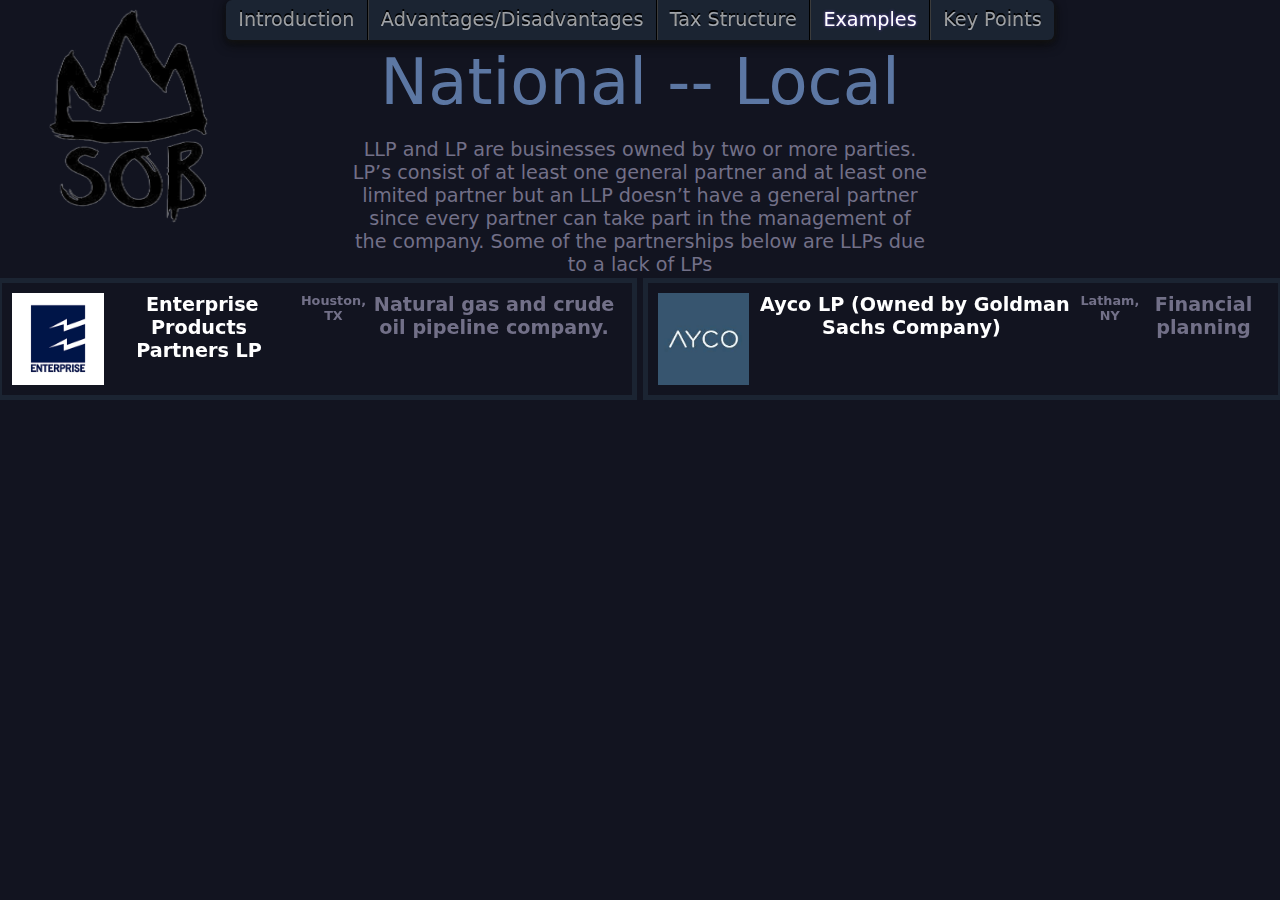
<file: ex.html>
<!DOCTYPE html>
<html>

<head>
  <meta charset="utf-8">
  <meta name="viewport" content="width=device-width">
  <title>Limited Partnership</title>
  <link href="style.css" rel="stylesheet" type="text/css" />
  <nav class="menu" id="nav">
	<span class="nav-item">
		<a href="index.html">Introduction</a>
	</span>
	<span class="nav-item">
		<a href="adv_disadv.html">Advantages/Disadvantages</a>
	</span>
	<span class="nav-item">
		<a href="taxStruc.html">Tax Structure</a>
	</span>
	<span class="nav-item active">
		<a href="ex.html">Examples</a>
	</span>
	<span class="nav-item">
		<a href="keyPts.html">Key Points</a>
	</span>
</nav>
<img class="logo" src="./images/SOBlogo.png">
  <script src="./anime-master/lib/anime.min.js"></script>
  <script src="script.js"></script>
</head>

<body>
	<header class="headerText">National -- Local</header>
  <p class="textBody" style="font-size: 1.5vw; margin-bottom: 0;">LLP and LP are businesses owned by two or more parties. LP’s consist of at least one general partner and at least one limited partner but an LLP doesn’t have a general partner since every partner can take part in the management of the company. Some of the partnerships below are LLPs due to a lack of LPs</p>
  <table class="blueTable">
    <tbody>
    <tr>
    <td class="prosLeft examples"><img src="images/enterprise.png" class="exImg"><span style="color: white;">&nbspEnterprise Products Partners LP</span>&nbsp<span style="font-size: 1vw;">Houston, TX</span>Natural gas and crude oil pipeline company.
    </td>
    <td class="consRight examples"><img src="images/ayco.jpg" class="exImg"><span style="color: white;">&nbspAyco LP (Owned by Goldman Sachs Company)</span>&nbsp<span style="font-size: 1vw;">Latham, NY</span>Financial planning
  </td>
    </tr>
    <tr>
    <td class="prosLeft examples"><img src="images/energy-transfer.png" class="exImg"><span style="color: white;">&nbspEnergy Transfer LP</span>&nbsp<span style="font-size: 1vw;">Dallas, TX</span>Natural gas and propane pipeline transport
    </td>
    <td class="consRight examples"><img src="images/FOA.jpg" class="exImg"><span style="color: white;">&nbspFine Olin & Anderman LLP</span>&nbsp<span style="font-size: 1vw;">Albany, NY</span>&nbspLaw firm
  </td>
    </tr>
    <tr>
    <td class="prosLeft examples"><img src="images/kirkland.webp" class="exImg"><span style="color: white;">&nbspKirkland & Ellis LLP</span>&nbsp<span style="font-size: 1vw;">Chicago, IL</span>&nbspLaw firm
    </td>
    <td class="consRight examples"><img src="images/desmond.png" class="exImg"><span style="color: white;">&nbspFirst Colonie Co LP (business as Desmond Hotel)</span>&nbsp<span style="font-size: 1vw;">Albany, NY</span>&nbspHotel
  </td>
    </tr>
    </tbody>
  </table>
</body>

</html>
</file>
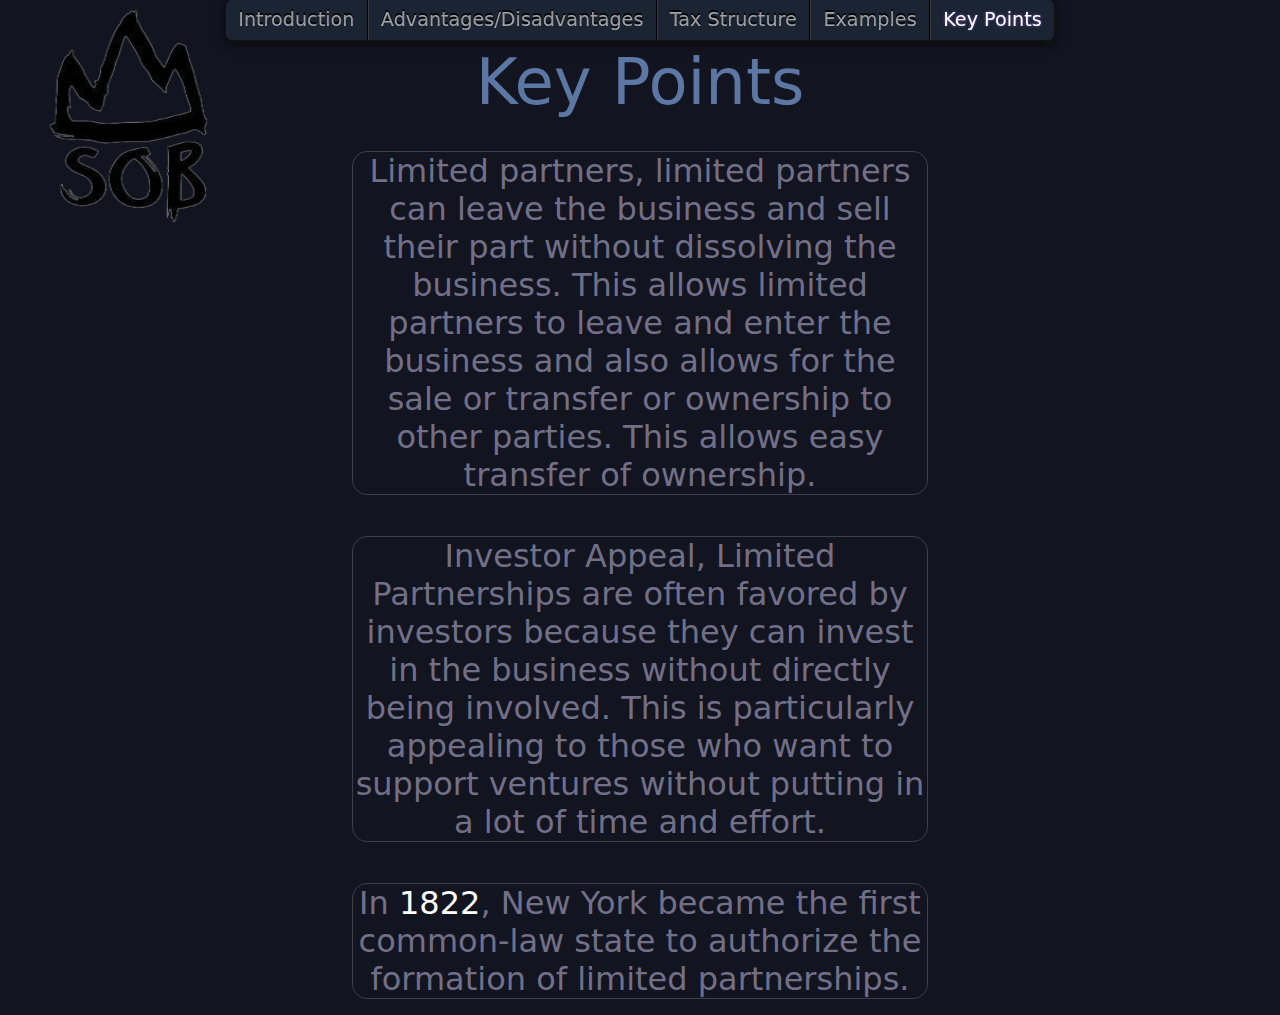
<file: keyPts.html>
<!DOCTYPE html>
<html>

<head>
  <meta charset="utf-8">
  <meta name="viewport" content="width=device-width">
  <title>Limited Partnership</title>
  <link href="style.css" rel="stylesheet" type="text/css" />
  <nav class="menu" id="nav">
	<span class="nav-item">
		<a href="index.html">Introduction</a>
	</span>
	<span class="nav-item">
		<a href="adv_disadv.html">Advantages/Disadvantages</a>
	</span>
	<span class="nav-item">
		<a href="taxStruc.html">Tax Structure</a>
	</span>
	<span class="nav-item">
		<a href="ex.html">Examples</a>
	</span>
	<span class="nav-item active">
		<a href="keyPts.html">Key Points</a>
	</span>
</nav>
<img class="logo" src="./images/SOBlogo.png">
  <script src="./anime-master/lib/anime.min.js"></script>
  <script src="script.js"></script>
</head>

<body>
	<header class="headerText">Key Points</header>
  <div class="keyImg keyDiv1">
  	<p class="textBody k">Limited partners, limited partners can leave the business and sell their part without dissolving the business. This allows limited partners to leave and enter the business and also  allows for the sale or transfer or ownership to other parties. This allows easy transfer of ownership.</p>
    <img class="key1" src="images/leavedoor.jpg">
  </div>
  <div class="keyImg keyDiv2">
    <img class="key2" src="images/invest.png">
  	<p class="textBody k">Investor Appeal, Limited Partnerships are often favored by investors because they can invest in the business without directly being involved. This is particularly appealing to those who want to support ventures without putting in a lot of time and effort.</p>
  </div>
  <div class="keyImg keyDiv3">
	 <p class="textBody k">In <span style="color:white;">1822</span>, New York became the first common-law state to authorize the formation of limited partnerships. </p>
    <img class="key3" src="images/nys.png">
  </div>  
</body>

</html>
</file>
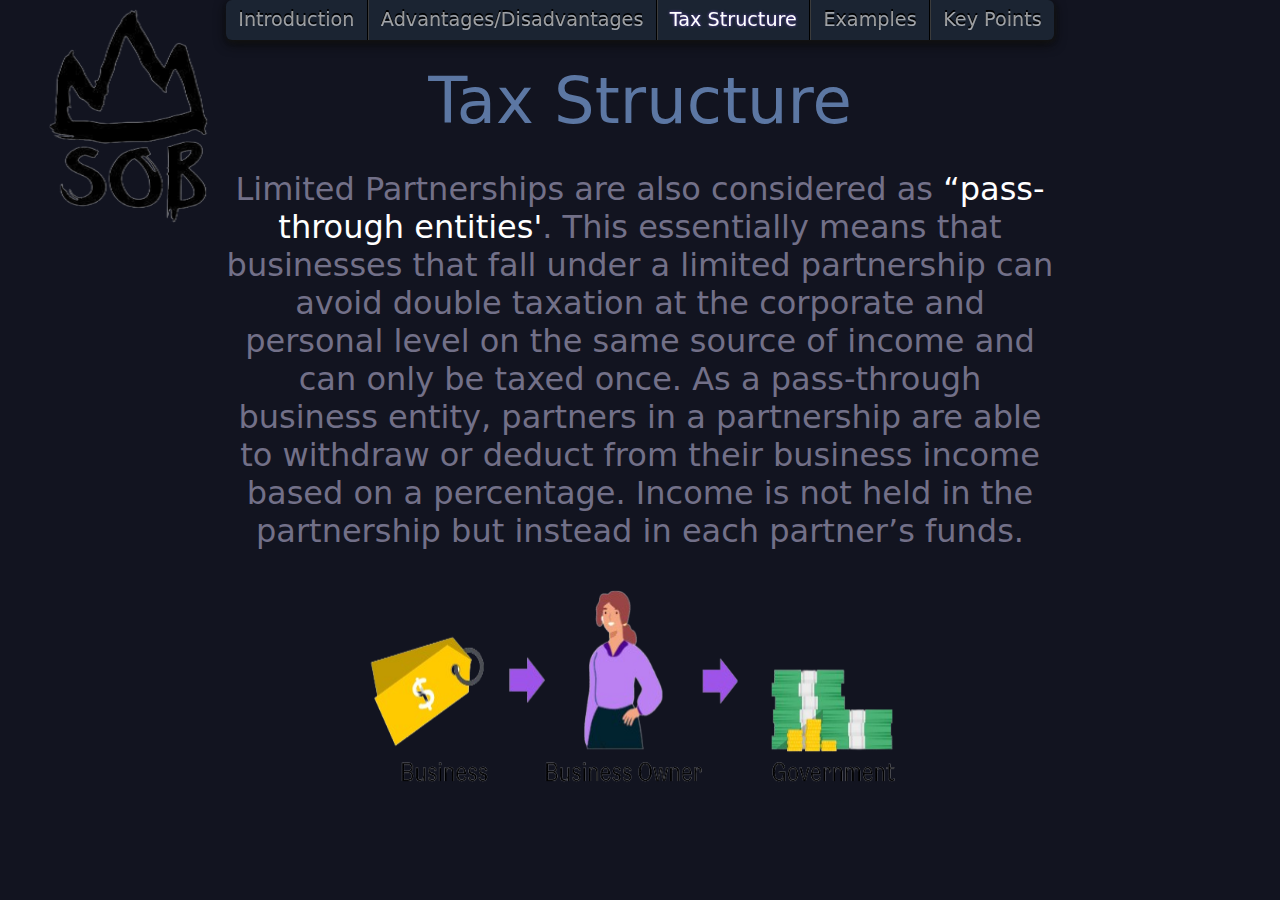
<file: taxStruc.html>
!DOCTYPE html>
<html>

<head>
  <meta charset="utf-8">
  <meta name="viewport" content="width=device-width">
  <title>Limited Partnership</title>
  <link href="style.css" rel="stylesheet" type="text/css" />
  <nav class="menu" id="nav">
	<span class="nav-item ">
		<a href="index.html">Introduction</a>
	</span>
	<span class="nav-item">
		<a href="adv_disadv.html">Advantages/Disadvantages</a>
	</span>
	<span class="nav-item active">
		<a href="taxStruc.html">Tax Structure</a>
	</span>
	<span class="nav-item">
		<a href="ex.html">Examples</a>
	</span>
	<span class="nav-item">
		<a href="keyPts.html">Key Points</a>
	</span>
</nav>
<img class="logo" src="./images/SOBlogo.png">
  <script src="./anime-master/lib/anime.min.js"></script>
  <script src="script.js"></script>
</head>

<body>
	<header class="headerText">Tax Structure</header>
  <div class="textBody" style="width: 65vw;">
	<p>Limited Partnerships are also considered as <span style="color: white;">“pass-through entities'</span>. This essentially means that businesses that fall under a limited partnership can avoid double taxation at the corporate and personal level on the same source of income and can only be taxed once. As a pass-through business entity, partners in a partnership are able to withdraw or deduct from their business income based on a percentage. Income is not held in the partnership but instead in each partner’s funds.
</p>
    <img src="images/income.png" class="income">
  </div>
</body>

</html>
</file>
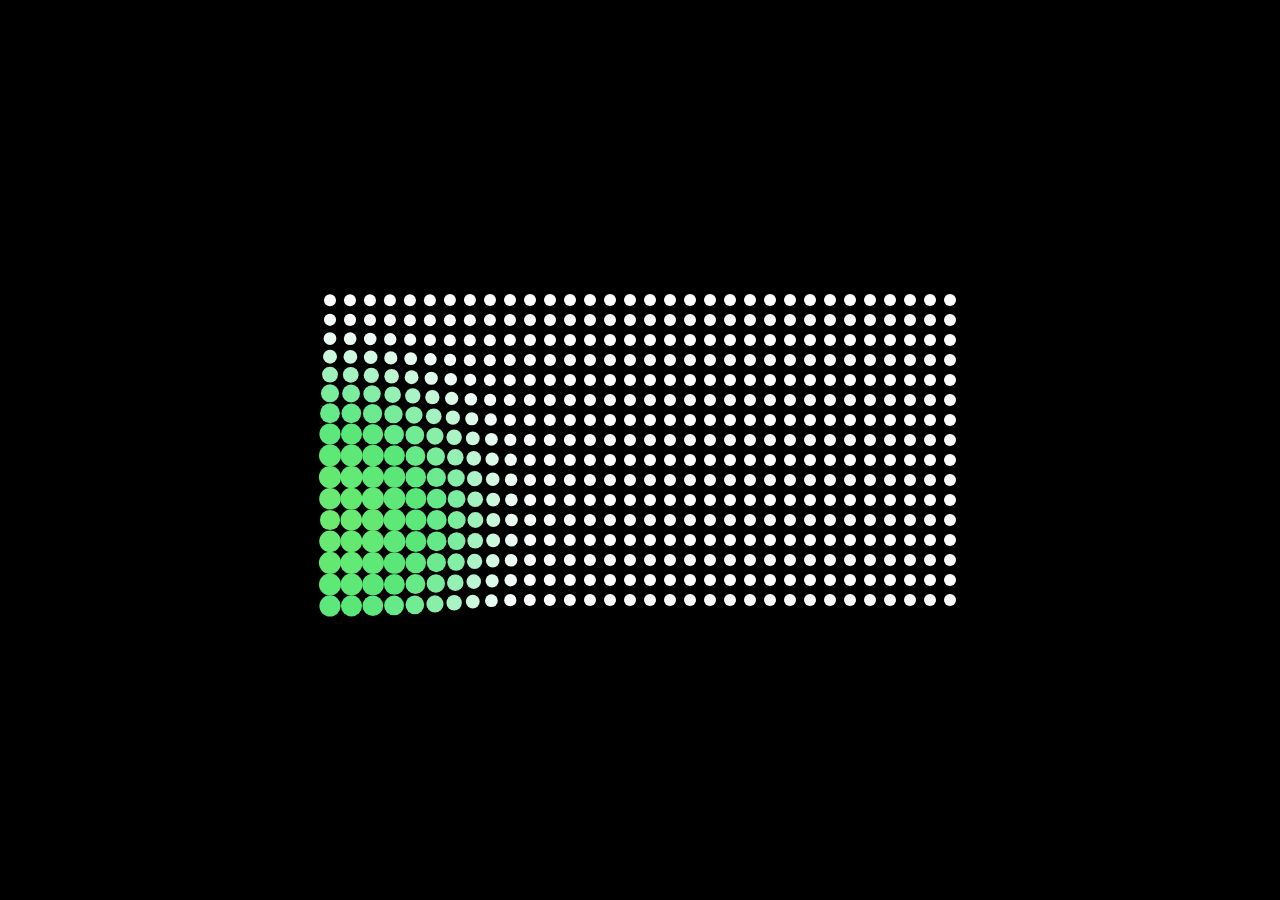
<file: anime-master/documentation/examples/advanced-staggering-2.html>
<!DOCTYPE html>
<html>
<head>
  <title>advanced staggering • anime.js</title>
  <meta charset="utf-8">
  <meta name="viewport" content="width=device-width, initial-scale=1, maximum-scale=1">
  <meta property="og:title" content="anime.js">
  <meta property="og:url" content="https://animejs.com">
  <meta property="og:description" content="Javascript Animation Engine">
  <meta property="og:image" content="https://animejs.com/documentation/assets/img/icons/og.png">
  <meta name="twitter:card" content="summary">
  <meta name="twitter:title" content="anime.js">
  <meta name="twitter:site" content="@juliangarnier">
  <meta name="twitter:description" content="Javascript Animation Engine">
  <meta name="twitter:image" content="https://animejs.com/documentation/assets/img/icons/twitter.png">
  <link rel="apple-touch-icon-precomposed" href="../assets/img/social-media-image.png">
  <link rel="icon" type="image/png" href="../assets/img/favicon.png" >
  <link href="../assets/css/animejs.css" rel="stylesheet">
  <link href="../assets/css/documentation.css" rel="stylesheet">
  <style>

    :root {
      font-size: 20px;
    }

    body {
      display: flex;
      flex-wrap: wrap;
      justify-content: center;
      align-items: center;
      height: 100vh;
      background-color: #000;
    }

    .stagger-visualizer {
      display: flex;
      flex-wrap: wrap;
      justify-content: center;
      align-items: center;
      position: relative;
      width: 32rem;
      height: 16rem;
    }

    .dots-wrapper {
      position: absolute;
      display: flex;
      flex-wrap: wrap;
      justify-content: center;
      align-items: center;
      width: 100%;
      height: 100%;
    }

    .stagger-visualizer .dot {
      position: relative;
      width: calc(1rem - 8px);
      height: calc(1rem - 8px);
      margin: 4px;
      border-radius: 50%;
      background-color: currentColor;
    }

  </style>
</head>
<body>

  <div class="stagger-visualizer">
    <div class="dots-wrapper"></div>
  </div>

</body>
<script type="module">

  import anime from '../../src/index.js';

  var advancedStaggeringAnimation = (function() {

    var staggerVisualizerEl = document.querySelector('.stagger-visualizer');
    var dotsWrapperEl = staggerVisualizerEl.querySelector('.dots-wrapper');
    var dotsFragment = document.createDocumentFragment();
    var grid = [32, 16];
    var cellSize = 1;
    var numberOfElements = grid[0] * grid[1];
    var animation;
    var paused = true;

    for (var i = 0; i < numberOfElements; i++) {
      var dotEl = document.createElement('div');
      dotEl.classList.add('dot');
      dotsFragment.appendChild(dotEl);
    }

    dotsWrapperEl.appendChild(dotsFragment);

    var index = anime.random(0, numberOfElements-1);
    var nextIndex = 0;

    function play() {

      paused = false;
      if (animation) animation.pause();

      nextIndex = anime.random(0, numberOfElements-1);

      var saturation = 75;

      var colorStart = anime.random(0, 256);
      var colorEnd = anime.random(0, 256);
      var colorRangeValue = [colorStart, colorEnd];
      var luminosityStart = anime.random(60, 80);
      var luminosityEnd = anime.random(20, 40);
      var luminosityRangeValue = [luminosityStart, luminosityEnd];

      function staggeredGridColors(el, i, total) {
        var hue = Math.round(anime.stagger(colorRangeValue, {grid: grid, from: index})(el, i, total));
        var luminosity = Math.round(anime.stagger(luminosityRangeValue, {grid: grid, from: index})(el, i, total));
        return 'hsl(' + hue + ', ' + saturation + '%, ' + luminosity + '%)';
      }

      animation = anime({
        targets: '.stagger-visualizer .dot',
        keyframes: [
          {
            zIndex: function(el, i, total) {
              return Math.round(anime.stagger([numberOfElements, 0], {grid: grid, from: index})(el, i, total));
            },
            translateX: anime.stagger('-.001rem', {grid: grid, from: index, axis: 'x'}),
            translateY: anime.stagger('-.001rem', {grid: grid, from: index, axis: 'y'}),
            duration: 200
          }, {
            translateX: anime.stagger('.075rem', {grid: grid, from: index, axis: 'x'}),
            translateY: anime.stagger('.075rem', {grid: grid, from: index, axis: 'y'}),
            scale: anime.stagger([2, .2], {grid: grid, from: index}),
            backgroundColor: staggeredGridColors,
            duration: 450
          }, {
            translateX: 0,
            translateY: 0,
            scale: 1,
            duration: 500,
          }
        ],
        delay: anime.stagger(60, {grid: grid, from: index}),
        easing: 'easeInOutQuad',
        complete: play
      }, 30)

      index = nextIndex;

    }

    play();

  })();

</script>
</html>
</file>
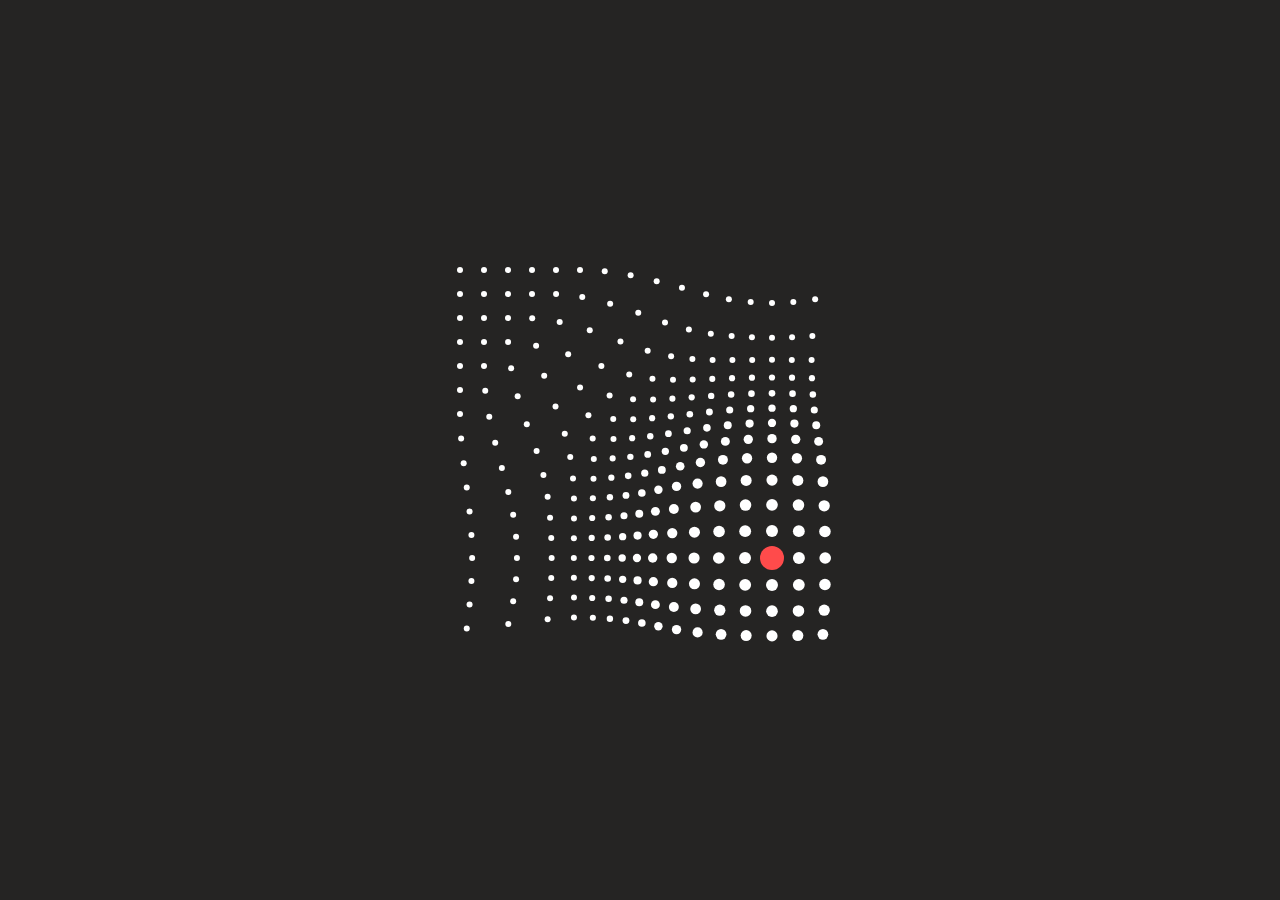
<file: anime-master/documentation/examples/advanced-staggering.html>
<!DOCTYPE html>
<html>
<head>
  <title>advanced staggering • anime.js</title>
  <meta charset="utf-8">
  <meta name="viewport" content="width=device-width, initial-scale=1, maximum-scale=1">
  <meta property="og:title" content="anime.js">
  <meta property="og:url" content="https://animejs.com">
  <meta property="og:description" content="Javascript Animation Engine">
  <meta property="og:image" content="https://animejs.com/documentation/assets/img/icons/og.png">
  <meta name="twitter:card" content="summary">
  <meta name="twitter:title" content="anime.js">
  <meta name="twitter:site" content="@juliangarnier">
  <meta name="twitter:description" content="Javascript Animation Engine">
  <meta name="twitter:image" content="https://animejs.com/documentation/assets/img/icons/twitter.png">
  <link rel="apple-touch-icon-precomposed" href="../assets/img/social-media-image.png">
  <link rel="icon" type="image/png" href="../assets/img/favicon.png" >
  <link href="../assets/css/animejs.css" rel="stylesheet">
  <link href="../assets/css/documentation.css" rel="stylesheet">
  <style>

    :root {
      font-size: 24px;
    }

    body {
      display: flex;
      flex-wrap: wrap;
      justify-content: center;
      align-items: center;
      height: 100vh;
    }

    .stagger-visualizer {
      position: relative;
      display: flex;
      flex-wrap: wrap;
      justify-content: center;
      align-items: center;
      width: 16rem;
      height: 16rem;
    }

    .stagger-visualizer .dot {
      position: relative;
      width: .25rem;
      height: .25rem;
      margin: .375rem;
      background-color: currentColor;
      border-radius: 50%;
    }

    .stagger-visualizer .cursor {
      position: absolute;
      z-index: 1;
      top: 0;
      left: 0;
      width: 1rem;
      height: 1rem;
      background-color: currentColor;
      border-radius: 50%;
    }

  </style>
</head>
<body>

  <div class="stagger-visualizer">
    <div class="cursor color-red"></div>
  </div>

</body>
<script type="module">

  import anime from '../../src/index.js';

  const staggerVisualizerEl = document.querySelector('.stagger-visualizer');
  const fragment = document.createDocumentFragment();
  const numberOfElements = 16*16;
  var animation;

  for (let i = 0; i < numberOfElements; i++) {
    const dotEl = document.createElement('div');
    dotEl.classList.add('dot');
    fragment.appendChild(dotEl);
  }

  staggerVisualizerEl.appendChild(fragment);

  let index = anime.random(0, numberOfElements);
  let nextIndex = 0;

  function animateGrid() {

    if (animation) animation.pause();

    nextIndex = anime.random(0, numberOfElements);

    anime.set('.cursor', {
      translateX: anime.stagger('-1rem', {grid: [16, 16], from: index, axis: 'x'}),
      translateY: anime.stagger('-1rem', {grid: [16, 16], from: index, axis: 'y'})
    });

    animation = anime.timeline({
      easing: 'easeInOutQuad',
      complete: animateGrid
    })
    .add({
      targets: '.cursor',
      keyframes: [
        { scale: .625 }, 
        { scale: 1.125 },
        { scale: 1 }
      ],
      duration: 600
    })
    .add({
      targets: '.dot',
      keyframes: [
        {
          translateX: anime.stagger('-.175rem', {grid: [16, 16], from: index, axis: 'x'}),
          translateY: anime.stagger('-.175rem', {grid: [16, 16], from: index, axis: 'y'}),
          duration: 200
        }, {
          translateX: anime.stagger('.125rem', {grid: [16, 16], from: index, axis: 'x'}),
          translateY: anime.stagger('.125rem', {grid: [16, 16], from: index, axis: 'y'}),
          scale: 2,
          duration: 500
        }, {
          translateX: 0,
          translateY: 0,
          scale: 1,
          duration: 600,
        }
      ],
      delay: anime.stagger(50, {grid: [16, 16], from: index})
    }, '-=600')
    .add({
      targets: '.cursor',
      translateX: { value: anime.stagger('-1rem', {grid: [16, 16], from: nextIndex, axis: 'x'}), duration: anime.random(400, 1200) },
      translateY: { value: anime.stagger('-1rem', {grid: [16, 16], from: nextIndex, axis: 'y'}), duration: anime.random(400, 1200) },
      easing: 'easeOutSine'
    }, '-=1100')

    index = nextIndex;

  }

  animateGrid();

</script>
</html>
</file>
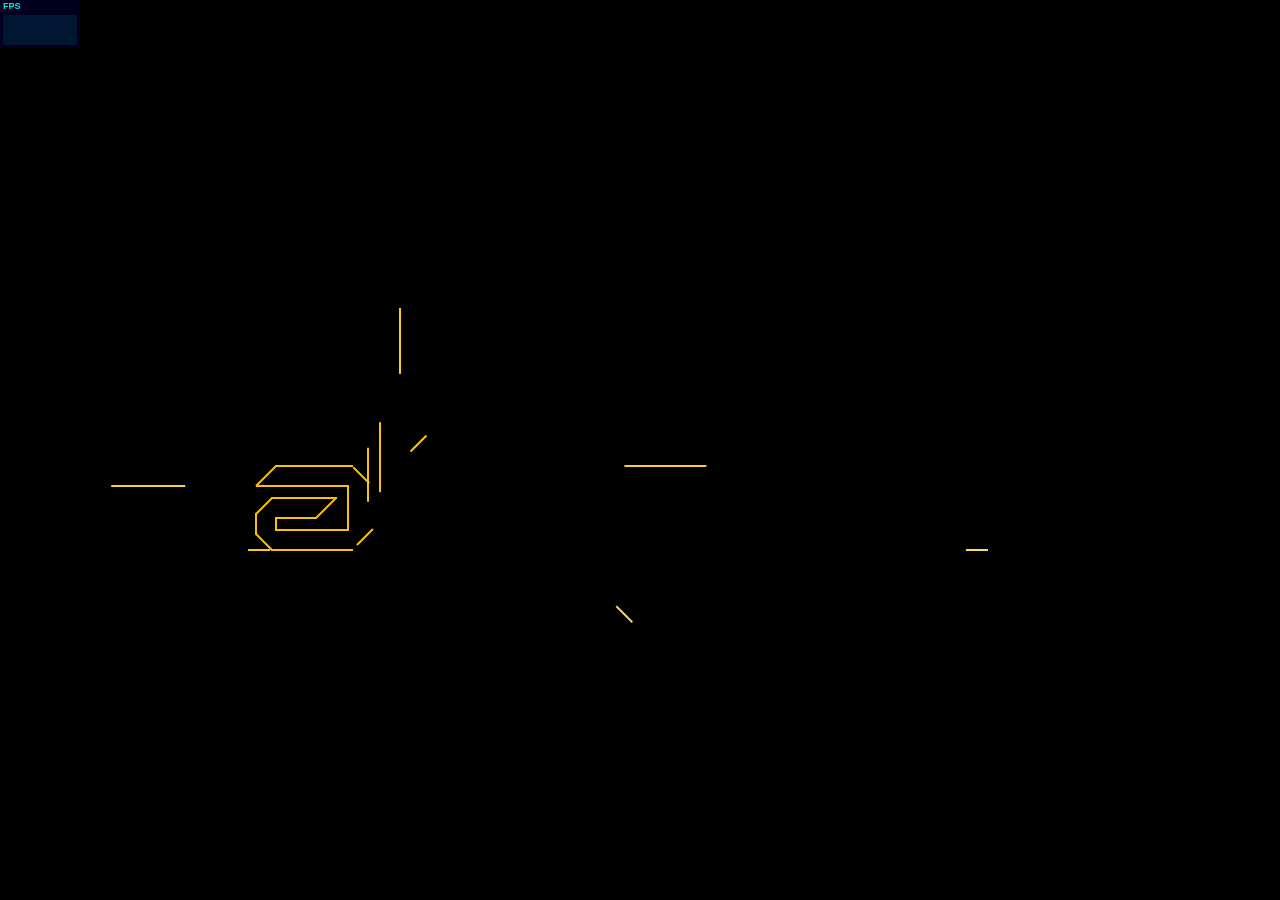
<file: anime-master/documentation/examples/animejs-mgs-logo-animation.html>
<!DOCTYPE html>
<html>
<head>
  <title>Anime MGS logo animation | anime.js</title>
  <meta charset="utf-8">
  <meta name="viewport" content="width=device-width, initial-scale=1, maximum-scale=1">
  <meta property="og:title" content="anime.js">
  <meta property="og:url" content="https://animejs.com">
  <meta property="og:description" content="Javascript Animation Engine">
  <meta property="og:image" content="https://animejs.com/documentation/assets/img/icons/og.png">
  <meta name="twitter:card" content="summary">
  <meta name="twitter:title" content="anime.js">
  <meta name="twitter:site" content="@juliangarnier">
  <meta name="twitter:description" content="Javascript Animation Engine">
  <meta name="twitter:image" content="https://animejs.com/documentation/assets/img/icons/twitter.png">
  <link rel="apple-touch-icon-precomposed" href="../assets/img/social-media-image.png">
  <link rel="icon" type="image/png" href="../assets/img/favicon.png">
  <link href="../assets/css/animejs.css" rel="stylesheet">
  <link href="../assets/css/documentation.css" rel="stylesheet">
  <script src="../../lib/anime.min.js"></script>
  <!-- <script src="../assets/js/anime/anime.2.2.0.js"></script> -->
  <style>

    html,
    body {
      background-color: black;
    }

    section {
      position: absolute;
      width: 100%;
      height: 100%;
      display: flex;
      justify-content: center;
    }

    .mgs-logo { margin: auto; }
    .vert { transform-origin: center bottom; }
    .hori { transform-origin: 0% 50%; }
    .diag-left { transform-origin: 100% 100%; }
    .diag-right { transform-origin: 100% 0%; }

    .stripes path,
    .text-fills path,
    .katakana path,
    .line {
      opacity: 0
    }

  </style>
</head>
<body>
  <section>
    <svg class="mgs-logo" width="100%" height="448" viewBox="0 0 1024 448">
      <g class="stripes" transform="translate(321.000000, 160.000000)" fill="#FFF">
        <path d="M8,20 L12,16 L92,16 L88,20 L8,20 L8,20 L8,20 L8,20 Z" class="stripe stripe-left"></path>
        <path d="M4,24 L0,28 L80,28 L84,24 L4,24 L4,24 L4,24 L4,24 Z" class="stripe stripe-left"></path>
        <path d="M16,12 L20,8 L100,8 L96,12 L16,12 L16,12 L16,12 L16,12 Z" class="stripe stripe-left"></path>
        <path d="M24,4 L28,0 L108,7.10542736e-15 L104,4 L24,4 L24,4 L24,4 L24,4 Z" class="stripe stripe-left"></path>
      </g>
      <g class="stripes" transform="translate(592.000000, 160.000000)" fill="#FFF">
        <path d="M8,20 L12,16 L92,16 L88,20 L8,20 L8,20 L8,20 L8,20 Z" class="stripe stripe-right"></path>
        <path d="M4,24 L0,28 L80,28 L84,24 L4,24 L4,24 L4,24 L4,24 Z" class="stripe stripe-right"></path>
        <path d="M16,12 L20,8 L100,8 L96,12 L16,12 L16,12 L16,12 L16,12 Z" class="stripe stripe-right"></path>
        <path d="M24,4 L28,0 L108,7.10542736e-15 L104,4 L24,4 L24,4 L24,4 L24,4 Z" class="stripe stripe-right"></path>
      </g>
      <g class="katakana" transform="translate(202.000000, 128.000000)" fill="#FFF">
        <path d="M55,33 L56,32 L136,32 L135,33 L55,33 Z" data-d="M0,92 L60,32 L140,32 L80,92 L0,92 Z"></path>
        <path d="M28,28 L29,28 L1,0 L0,0 L28,28 Z" data-d="M32,28 L230,28 L202,0 L4,0 L32,28 Z"></path>
        <path d="M232,28 L204,0 L205,0 L233,28 L232,28 Z" data-d="M236,28 L208,0 L388,0 L416,28 L236,28 Z"></path>
        <path d="M169,92 L197,64 L199,64 L171,92 L169,92 Z" data-d="M173,92 L201,64 L381,64 L353,92 L173,92 Z"></path>
        <path d="M435,92 L355,92 L356,91 L436,91 L435,92 Z" data-d="M439,92 L359,92 L387,64 L467,64 L439,92 Z"></path>
        <path d="M497,28 L498,28 L470,0 L469,0 L497,28 Z" data-d="M422,28 L502,28 L474,0 L394,0 L422,28 Z"></path>
        <path d="M476,65 L556,65 L555,64 L475,64 L476,65 Z" data-d="M507,92 L587,92 L559,64 L479,64 L507,92 Z"></path>
        <path d="M554,59 L553,60 L473,60 L474,59 L554,59 Z" data-d="M617,0 L557,60 L477,60 L537,0 L617,0 Z"></path>
      </g>
      <g class="text-fills" transform="translate(128.000000, 240.000000)" fill="#FFF">
        <path d="M0,48 L0,68 L16,84 L96,84 L112,68 L112,16 L96,0 L20,0 L0,20 L92,20 L92,64 L20,64 L20,52 L60,52 L80,32 L16,32 L0,48 Z" id="a"></path>
        <path d="M216,84 L236,84 L236,16 L220,0 L140,0 L124,16 L124,84 L144,84 L144,20 L216,20 L216,84 L216,84 Z" id="n"></path>
        <path d="M248,0 L268,0 L268,84 L248,84 L248,0 Z" id="i"></path>
        <path d="M300,20 L300,84 L280,84 L280,16 L296,0 L408,0 L424,16 L424,84 L404,84 L404,20 L362,20 L362,84 L342,84 L342,20 L300,20 Z" id="m"></path>
        <path d="M548,36 L548,16 L532,2.55795385e-13 L452,2.4158453e-13 L436,16 L436,68 L452,84 L528,84 L548,64 L456,64 L456,20 L528,20 L528,32 L488,32 L468,52 L532,52 L548,36 L548,36 Z" id="e"></path>
        <path d="M562,64 L582,84 L626,84 L642,68 L642,0 L622,0 L622,64 L562,64 Z" id="j"></path>
        <path d="M674,20 L766,20 L746,0 L670,0 L654,16 L654,36 L670,52 L746,52 L746,64 L654,64 L674,84 L750,84 L766,68 L766,48 L750,32 L674,32 L674,20 Z" id="s"></path>
      </g>
      <g stroke="#FFF" stroke-width="2" fill="none" fill-rule="evenodd">
        <path d="M148,292 L148,304" class="line vert" stroke-linecap="square"></path>
        <path d="M128,288 L128,308" class="line vert" stroke-linecap="square"></path>
        <path d="M148,240 L128,260" class="line diag-right"></path>
        <path d="M128,308 L144,324" class="line diag-left"></path>
        <path d="M144,272 L128,288" class="line diag-right"></path>
        <path d="M148,240 L224,240" class="line hori" stroke-linecap="square"></path>
        <path d="M144,272 L208,272" class="line hori" stroke-linecap="square"></path>
        <path d="M148,292 L188,292" class="line hori" stroke-linecap="square"></path>
        <path d="M148,304 L220,304" class="line hori" stroke-linecap="square"></path>
        <path d="M144,324 L224,324" class="line hori" stroke-linecap="square"></path>
        <path d="M129,260 L220,260" class="line hori" stroke-linecap="square"></path>
        <path d="M208,272 L188,292" class="line diag-right"></path>
        <path d="M220,260 L220,304" class="line vert" stroke-linecap="square"></path>
        <path d="M224,240 L240,256" class="line diag-left"></path>
        <path d="M240,308 L224,324" class="line diag-right"></path>
        <path d="M240,256 L240,308" class="line vert" stroke-linecap="square"></path>
        <path d="M252,256 L252,324" class="line vert" stroke-linecap="square"></path>
        <path d="M268,240 L252,256" class="line diag-right"></path>
        <path d="M252,324 L272,324" class="line hori" stroke-linecap="square"></path>
        <path d="M272,260 L272,324" class="line vert" stroke-linecap="square"></path>
        <path d="M268,240 L348,240" class="line hori" stroke-linecap="square"></path>
        <path d="M272,260 L344,260" class="line hori" stroke-linecap="square"></path>
        <path d="M344,260 L344,324" class="line vert" stroke-linecap="square"></path>
        <path d="M348,240 L364,256" class="line diag-left"></path>
        <path d="M344,324 L364,324" class="line hori" stroke-linecap="square"></path>
        <path d="M364,256 L364,324" class="line vert" stroke-linecap="square"></path>
        <path d="M376,240 L376,324" class="line vert" stroke-linecap="square"></path>
        <path d="M376,324 L396,324" class="line hori" stroke-linecap="square"></path>
        <path d="M376,240 L396,240" class="line hori" stroke-linecap="square"></path>
        <path d="M396,240 L396,324" class="line vert" stroke-linecap="square"></path>
        <path d="M408,256 L408,324" class="line vert" stroke-linecap="square"></path>
        <path d="M424,240 L408,256" class="line diag-right"></path>
        <path d="M408,324 L428,324" class="line hori" stroke-linecap="square"></path>
        <path d="M428,261 L428,323" class="line vert" stroke-linecap="square"></path>
        <path d="M424,240 L536,240" class="line hori" stroke-linecap="square"></path>
        <path d="M428,260 L470,260" class="line hori" stroke-linecap="square"></path>
        <path d="M470,261 L470,323" class="line vert" stroke-linecap="square"></path>
        <path d="M470,324 L490,324" class="line hori" stroke-linecap="square"></path>
        <path d="M490,261 L490,323" class="line vert" stroke-linecap="square"></path>
        <path d="M490,260 L532,260" class="line hori" stroke-linecap="square"></path>
        <path d="M532,261 L532,323" class="line vert" stroke-linecap="square"></path>
        <path d="M536,240 L552,256" class="line diag-left"></path>
        <path d="M532,324 L552,324" class="line hori" stroke-linecap="square"></path>
        <path d="M552,256 L552,324" class="line vert" stroke-linecap="square"></path>
        <path d="M564,256 L564,308" class="line vert" stroke-linecap="square"></path>
        <path d="M564,308 L580,324" class="line diag-left"></path>
        <path d="M580,240 L564,256" class="line diag-right"></path>
        <path d="M584,260 L584,304" class="line vert" stroke-linecap="square"></path>
        <path d="M616,272 L596,292" class="line diag-right"></path>
        <path d="M580,240 L660,240" class="line hori" stroke-linecap="square"></path>
        <path d="M584,260 L656,260" class="line hori" stroke-linecap="square"></path>
        <path d="M580,324 L656,324" class="line hori" stroke-linecap="square"></path>
        <path d="M596,292 L660,292" class="line hori" stroke-linecap="square"></path>
        <path d="M616,272 L656,272" class="line hori" stroke-linecap="square"></path>
        <path d="M656,260 L656,272" class="line vert" stroke-linecap="square"></path>
        <path d="M660,240 L676,256" class="line diag-left"></path>
        <path d="M676,304 L656,324" class="line diag-right"></path>
        <path d="M676,276 L660,292" class="line diag-right"></path>
        <path d="M584,304 L676,304" class="line hori" stroke-linecap="square"></path>
        <path d="M676,256 L676,276" class="line vert" stroke-linecap="square"></path>
        <path d="M690,304 L710,324" class="line diag-left"></path>
        <path d="M690,304 L750,304" class="line hori" stroke-linecap="square"></path>
        <path d="M710,324 L754,324" class="line hori" stroke-linecap="square"></path>
        <path d="M750,240 L750,304" class="line vert" stroke-linecap="square"></path>
        <path d="M770,308 L754,324" class="line diag-right"></path>
        <path d="M750,240 L770,240" class="line hori" stroke-linecap="square"></path>
        <path d="M770,240 L770,308" class="line vert" stroke-linecap="square"></path>
        <path d="M782,256 L782,276" class="line vert" stroke-linecap="square"></path>
        <path d="M782,276 L798,292" class="line diag-left"></path>
        <path d="M782,304 L802,324" class="line diag-left"></path>
        <path d="M798,240 L782,256" class="line diag-right"></path>
        <path d="M802,260 L802,272" class="line vert" stroke-linecap="square"></path>
        <path d="M798,240 L874,240" class="line hori" stroke-linecap="square"></path>
        <path d="M802,272 L878,272" class="line hori" stroke-linecap="square"></path>
        <path d="M802,324 L878,324" class="line hori" stroke-linecap="square"></path>
        <path d="M798,292 L874,292" class="line hori" stroke-linecap="square"></path>
        <path d="M782,304 L874,304" class="line hori" stroke-linecap="square"></path>
        <path d="M874,292 L874,304" class="line vert" stroke-linecap="square"></path>
        <path d="M878,272 L894,288" class="line diag-left"></path>
        <path d="M874,240 L894,260" class="line diag-left"></path>
        <path d="M894,308 L878,324" class="line diag-right"></path>
        <path d="M802,260 L894,260" class="line hori" stroke-linecap="square"></path>
        <path d="M894,288 L894,308" class="line vert" stroke-linecap="square"></path>
      </g>
    </svg>
  </section>
  <script>

  var logoAnimation = anime.timeline({
    direction: 'alternate',
    loop: true
  });

  logoAnimation
  .add({
      targets: '.stripes path',
      translateX: [-1000, 0],
      opacity: {
        value: 1,
        duration: 100
      },
      fill: '#F9C100',
      delay: (el, i) => 2200 + (i * 75),
      duration: 400,
      easing: 'easeOutExpo',
    }, 0)
  .add({
      targets: '.katakana path',
      d: (el) => el.getAttribute('data-d'),
      opacity: {
        value: [0, 1],
        duration: 100
      },
      fill: '#F9C100',
      delay: (el, i) => 2400 + (i * 120),
      duration: 1200,
      easing: 'easeOutCirc',
    }, 0)
    .add({
      targets: '.text-fills path',
      opacity: [0, 1],
      fill: '#F9C100',
      easing: 'easeOutExpo',
      duration: 200,
      delay: (t, i) => 3300 + (anime.random(0, 450)),
    }, 0)
    .add({
      targets: '.line',
      translateX: (target) => {
        let x = 1200;
        let translate;
        if (target.classList.contains('hori')) translate = anime.random(0, 1) ? x : -x;
        if (target.classList.contains('diag-right') || target.classList.contains('diag-left')) translate =  x / 3;
        return [translate, 0];
      },
      translateY: (target) => {
        let y = 1200;
        let translate;
        if (target.classList.contains('vert')) translate = anime.random(0, 1) ? y : -y;
        if (target.classList.contains('diag-right')) translate =  -y / 3;
        if (target.classList.contains('diag-left')) translate =  y / 3;
        return [translate, 0];
      },
      stroke: '#F9C100',
      opacity: {
        value: [0, 1],
        duration: 100,
      },
      delay: (t, i) => (i * 25),
      duration: 500,
      easing: 'easeOutSine',
    }, 0);

  </script>
  <script src="../assets/js/vendors/stats.min.js"></script>
</body>
</html>
</file>
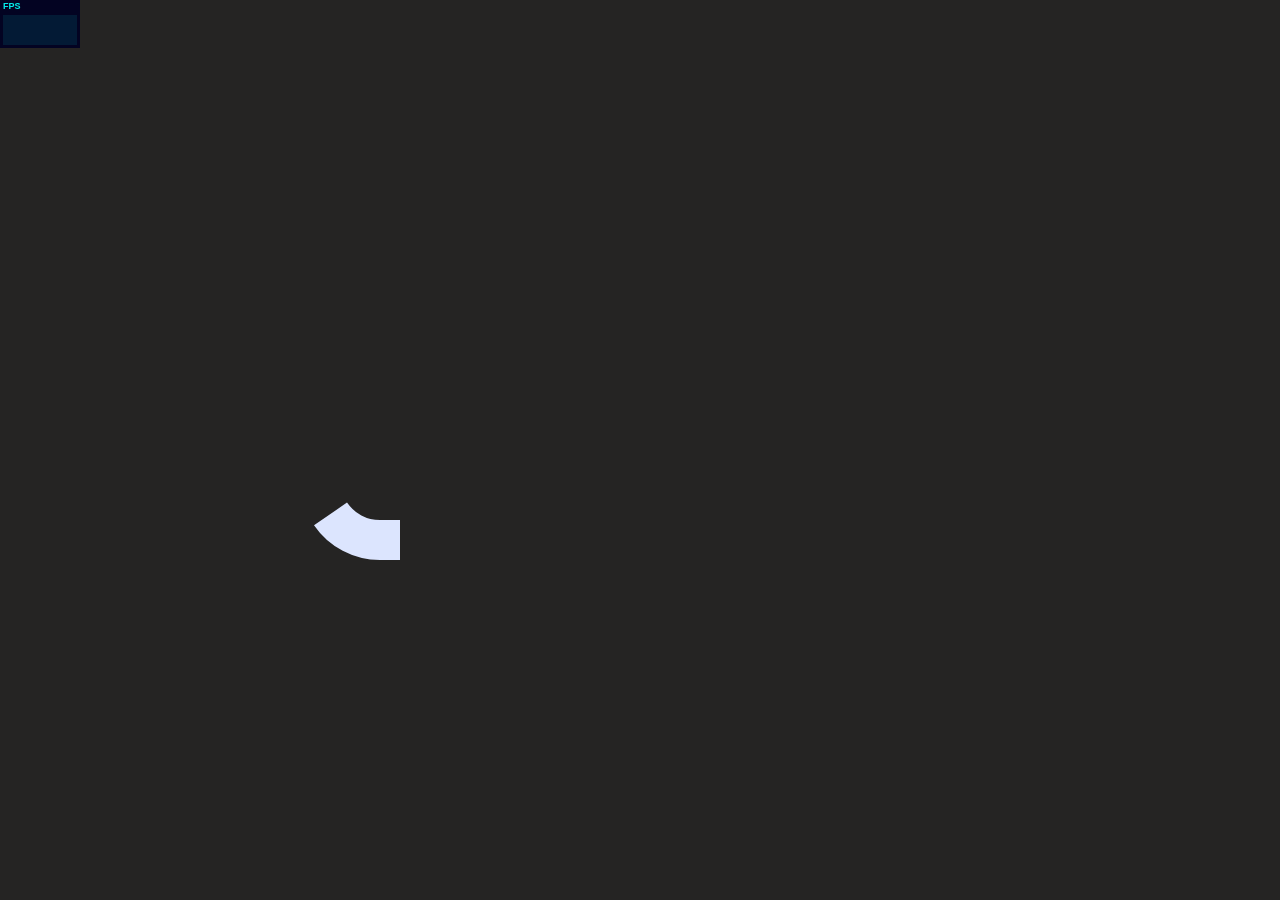
<file: anime-master/documentation/examples/animejs-v2-logo-animation.html>
<!DOCTYPE html>
<html>
<head>
  <title>Anime logo animation | anime.js</title>
  <meta charset="utf-8">
  <meta name="viewport" content="width=device-width, initial-scale=1, maximum-scale=1">
  <meta property="og:title" content="anime.js">
  <meta property="og:url" content="https://animejs.com">
  <meta property="og:description" content="Javascript Animation Engine">
  <meta property="og:image" content="https://animejs.com/documentation/assets/img/icons/og.png">
  <meta name="twitter:card" content="summary">
  <meta name="twitter:title" content="anime.js">
  <meta name="twitter:site" content="@juliangarnier">
  <meta name="twitter:description" content="Javascript Animation Engine">
  <meta name="twitter:image" content="https://animejs.com/documentation/assets/img/icons/twitter.png">
  <link rel="apple-touch-icon-precomposed" href="../assets/img/social-media-image.png">
  <link rel="icon" type="image/png" href="../assets/img/favicon.png">
  <link href="../assets/css/animejs.css" rel="stylesheet">
  <link href="../assets/css/documentation.css" rel="stylesheet">
  <script src="../../lib/anime.min.js"></script>
  <!-- <script src="../assets/js/anime/anime.2.2.0.js"></script> -->
  <style>
    body {
      opacity: 0;
      display: flex;
      flex-direction: column;
      justify-content: center;
    }
    body.ready {
      opacity: 1;
    }
    .logo-animation {
      display: flex;
      align-items: center;
      justify-content: center;
      width: 100%;
      margin-top: -40px;
    }
    .letters {
      position: relative;
      display: flex;
      width: 682px;
      height: 162px;
    }
    .letter {
      position: relative;
      width: 162px;
      height: 162px;
    }
    .letter:not(:first-child) {
      margin-left: -42px;
    }
    .letter-i {
      z-index: 1;
      width: 82px;
      transform-origin: 100% 50%;
    }
    .dot {
      position: absolute;
      width: 42px;
      height: 42px;
      transform: scale(0);
    }
    .dot-i {
      top: 0;
      left: 240px;
    }
    .dot-e {
      bottom: 0;
      right: 0;
    }
    .logo-icon {
      display: flex;
      position: absolute;
      left: 230px;
      top: -10px;
      width: 222px;
      height: 62px;
    }
    .icon {
      width: 62px;
      height: 62px;
      opacity: 0;
    }
    .icon-text {
      position: absolute;
      top: 60px;
      left: 60px;
      width: 160px;
      height: 62px;
    }
    .icon-text path,
    .icon-text polygon {
      opacity: 0;
    }
  </style>
</head>
<body>
  <div class="logo-animation">
    <div class="letters">
      <div class="letter letter-a">
        <svg viewBox="0 0 162 162">
          <g fill="none" fill-rule="evenodd" stroke="#5E89FB">
            <path class="fill in" stroke-width="40" d="M101 141H81a60 60 0 1 1 0-120c33.14 0 59 26.86 60 60v80"/>
            <path class="fill out" stroke-width="40" d="M141 161V81c-1-33.14-26.86-60-60-60a60 60 0 1 0 0 120h20"/>
            <path class="line out" stroke-width="2" d="M121 161V81.33C120.18 58.59 102.7 41 81 41a40 40 0 1 0 0 80h20v40H81A80 80 0 1 1 81 1c43.8 0 78.66 35.27 80 79.7V161h-40z"/>
          </g>
        </svg>
      </div>
      <div class="letter letter-n">
        <svg viewBox="0 0 162 162">
          <g fill="none" fill-rule="evenodd" stroke="#FB155A">
            <path class="fill in" stroke-width="40" d="M21 161V1"/>
            <path class="fill out" stroke-width="40" d="M21 1v160"/>
            <path class="fill in" stroke-width="40" d="M21 161V81c1-33.14 26.86-60 60-60a60 60 0 0 1 60 60v80"/>
            <path class="fill out" stroke-width="40" d="M141 161V81a60 60 0 0 0-60-60c-33.14 0-59 26.86-60 60v80"/>
            <path class="line out" stroke-width="2" d="M41 161V1H1v160h40z"/>
            <path class="line out" stroke-width="2" d="M1 161V80.4C2.35 36.27 37.2 1 81 1a80 80 0 0 1 80 80v80h-40V81a40 40 0 0 0-40-40c-21.7 0-39.18 17.59-40 40.33V161H1z"/>
          </g>
        </svg>
      </div>
      <div class="letter letter-i">
        <svg viewBox="0 0 82 162">
          <g fill="none" fill-rule="evenodd" stroke="#18FF92">
            <path class="fill in" stroke-width="40" d="M21 61v20a60 60 0 0 0 60 60"/>
            <path class="fill out" stroke-width="40" d="M81 141a60 60 0 0 1-60-60V61"/>
            <path class="line out" stroke-width="2" d="M81 121a40 40 0 0 1-40-40V61H1v20a80 80 0 0 0 80 80v-40z"/>
          </g>
        </svg>
      </div>
      <div class="letter letter-m-1">
        <svg viewBox="0 0 162 162">
          <g fill="none" fill-rule="evenodd" stroke="#5E89FB">
            <path class="fill in" stroke-width="40" d="M21 161V1"/>
            <path class="fill out" stroke-width="40" d="M21 1v160"/>
            <path class="fill in" stroke-width="40" d="M21 161V81c1-33.14 26.86-60 60-60a60 60 0 0 1 60 60v80"/>
            <path class="fill out" stroke-width="40" d="M141 161V81a60 60 0 0 0-60-60c-33.14 0-59 26.86-60 60v80"/>
            <path class="line out" stroke-width="2" d="M41 161V1H1v160h40z"/>
            <path class="line out" stroke-width="2" d="M1 161V80.4C2.35 36.27 37.2 1 81 1a80 80 0 0 1 80 80v80h-40V81a40 40 0 0 0-40-40c-21.7 0-39.18 17.59-40 40.33V161H1z"/>
          </g>
        </svg>
      </div>
      <div class="letter letter-m-2">
        <svg viewBox="0 0 162 162">
          <g fill="none" fill-rule="evenodd" stroke="#FB155A">
            <path class="fill in" stroke-width="40" d="M21 161V81c1-33.14 26.86-60 60-60a60 60 0 0 1 60 60v80"/>
            <path class="fill out" stroke-width="40" d="M141 161V81a60 60 0 0 0-60-60c-33.14 0-59 26.86-60 60v80"/>
            <path class="line out" stroke-width="2" d="M1 161V80.4C2.35 36.27 37.2 1 81 1a80 80 0 0 1 80 80v80h-40V81a40 40 0 0 0-40-40c-21.7 0-39.18 17.59-40 40.33V161H1z"/>
          </g>
        </svg>
      </div>
      <div class="letter letter-e">
        <svg viewBox="0 0 162 162">
          <g fill="none" fill-rule="evenodd" stroke="#18FF92">
            <path class="fill in" stroke-width="40" d="M81 101h60V81c-1-33.14-26.86-60-60-60a60 60 0 1 0 0 120"/>
            <path class="fill out" stroke-width="40" d="M81 141a60 60 0 1 1 0-120c33.14 0 59 26.86 60 60v20H81"/>
            <path class="line out" stroke-width="2" d="M81 81v40h80V80.7C159.66 36.27 124.8 1 81 1a80 80 0 1 0 0 160v-40a40 40 0 1 1 0-80c21.6 0 39.01 17.42 39.99 40H81z"/>
          </g>
        </svg>
      </div>
      <div class="logo-icon">
        <div class="icon">
          <svg viewBox="0 0 62 62">
            <g fill="none" fill-rule="evenodd" stroke-width="2" transform="translate(1 1)">
              <path class="icon-curve" stroke="#FF1554" d="M0 16a80.88 80.88 0 0 1 44 44"/>
              <path class="icon-line" stroke="#5E89FB" d="M4 0h54a2 2 0 0 1 2 2.01V58A2 2 0 0 1 58 60H2a2 2 0 0 1-2-2.01V2A2 2 0 0 1 2 0h2z"/>
              <rect width="40" height="40" x="10" y="10" stroke="#18FF92" rx="20"/>
            </g>
          </svg>
        </div>
        <div class="icon-text">
          <svg viewBox="0 0 160 62">
            <g fill="#FBF3FB" fill-rule="evenodd">
              <path d="M27.33 18h1.73l10.15 25.7h-1.69l-3.24-8.24H21.97l-3.28 8.24H17L27.33 18zm6.45 16.1l-5.51-14.55h-.07l-5.73 14.54h11.3z"/>
              <polygon points="51.334 18 53.314 18 69.55 41.58 69.622 41.58 69.622 18 71.206 18 71.206 43.704 69.334 43.704 52.99 19.944 52.918 19.944 52.918 43.704 51.334 43.704"/>
              <polygon points="86.027 18 87.611 18 87.611 43.704 86.027 43.704"/>
              <polygon points="102.433 18 104.701 18 114.745 41.94 114.817 41.94 124.753 18 127.021 18 127.021 43.704 125.437 43.704 125.437 19.944 125.365 19.944 115.573 43.704 113.989 43.704 104.089 19.944 104.017 19.944 104.017 43.704 102.433 43.704"/>
              <polygon points="141.843 18 159.123 18 159.123 19.368 143.427 19.368 143.427 29.664 158.187 29.664 158.187 31.032 143.427 31.032 143.427 42.336 159.303 42.336 159.303 43.704 141.843 43.704"/>
            </g>
          </svg>
        </div>
      </div>
      <div class="dot dot-i">
        <svg viewBox="0 0 42 42">
          <g fill="none" fill-rule="evenodd">
            <rect width="40" height="40" x="1" y="1" fill="#17F28C" rx="20"/>
          </g>
        </svg>
      </div>
      <div class="dot dot-e">
        <svg viewBox="0 0 42 42">
          <g fill="none" fill-rule="evenodd">
            <rect width="40" height="40" x="1" y="1" fill="#FFFFFF" rx="20"/>
          </g>
        </svg>
      </div>
    </div>
  </div>
  <script>

    var logoAnimation = (function() {

      var logoEl = document.querySelector('.logo-animation');
      var pathEls = document.querySelectorAll('.logo-animation path:not(.icon-curve)');
      var innerWidth = window.innerWidth;
      var maxWidth = 740;
      var logoScale = innerWidth <= maxWidth ? innerWidth / maxWidth : 1;
      var logoTimeline = anime.timeline({ autoplay: false, direction: 'alternate', loop: true });

      logoEl.style.transform = 'translateY(50px) scale('+logoScale+')';

      for (var i = 0; i < pathEls.length; i++) {
        var el = pathEls[i];
        el.setAttribute('stroke-dashoffset', anime.setDashoffset(el));
      }

      logoTimeline
        .add({
          targets: '.dot-e',
          translateX: [
            { value: -600, duration: 520, delay: 200, easing: 'easeInQuart' },
            { value: [-100, 0], duration: 500, delay: 1000, easing: 'easeOutQuart' }
          ],
          scale: [
            { value: [0, 1], duration: 200, easing: 'easeOutBack' },
            { value: 0, duration: 20, delay: 500, easing: 'easeInQuart' },
            { value: 1, duration: 200, delay: 1000, easing: 'easeOutQuart' },
            { value: 0, duration: 400, delay: 500, easing: 'easeInBack' }
          ]
        }, 0)
        .add({
          targets: '.dot-i',
          translateY: { value: [-200, 0], duration: 500, elasticity: 400 },
          scale: [
            { value: [0, 1], duration: 100, easing: 'easeOutQuart' },
            { value: 0, duration: 400, delay: 1400, easing: 'easeInBack' }
          ],
          delay: 1200
        }, 0)
        .add({
          targets: '.fill.in',
          strokeDashoffset: {
            value: [anime.setDashoffset, 0],
            duration: 600,
            delay: function(el, i, t) { return 700 + ( i * 100 ); },
            easing: 'easeOutQuart'
          },
          stroke: {
            value: ['#FFF', function(el) { return anime.get(el.parentNode, 'stroke') } ],
            duration: 500,
            delay: 500,
            easing: 'easeInQuad'
          },
          opacity: {
            value: 0,
            duration: 1,
            delay: function(el, i, t) { return 1900 + ( i * 80 ); },
          }
        }, 0)
        .add({
          targets: '.fill.out',
          strokeDashoffset: [
            { value: [anime.setDashoffset, anime.setDashoffset], duration: 1890 },
            {
              value: [0, anime.setDashoffset],
              duration: 800,
              delay: function(el, i) { return (i * 80); },
              easing: 'easeInQuart'
            }
          ]
        }, 0)
        .add({
          targets: '.line.out',
          strokeDashoffset: {
            value: [0, anime.setDashoffset],
            duration: 1200,
            delay: function(el, i, t) { return 2500 + ( i * 100 ); },
            easing: 'easeInQuart'
          },
          strokeWidth: {
            value: [0, 2],
            delay: function(el, i, t) { return 2000 + ( i * 100 ); },
            duration: 200,
            easing: 'linear'
          }
        }, 0)
        .add({
          targets: '.icon',
          opacity: { value: 1, duration: 10, delay: 2800, easing: 'linear' },
          translateY: { value: 60, duration: 800 },
          delay: 4200
        }, 0)
        .add({
          targets: '.icon-line',
          strokeDashoffset: [
            { value: [anime.setDashoffset, anime.setDashoffset], duration: 3000 },
            { value: 0, duration: 1200, easing: 'easeInOutQuart' }
          ],
          strokeWidth: {
            value: [8, 2],
            delay: 3000,
            duration: 800,
            easing: 'easeInQuad'
          },
          stroke: {
            value: ['#FFF', function(el) { return anime.get(el, 'stroke') } ],
            duration: 800,
            delay: 3400,
            easing: 'easeInQuad'
          }
        }, 0)
        .add({
          targets: ['.icon-text path', '.icon-text polygon'],
          translateY: [50, 0],
          opacity: { value: [0, 1], duration: 100, easing: 'linear' },
          delay: function(el, i, t) { return 4200 + ( i * 20 ); }
        }, 0)
        
      function init() {
        document.body.classList.add('ready');
        logoTimeline.play();
      }

      return {
        init: init
      }

    })();

    window.onload = function() {
      logoAnimation.init();
    }

  </script>
  <script src="../assets/js/vendors/stats.min.js"></script>
</body>
</html>
</file>
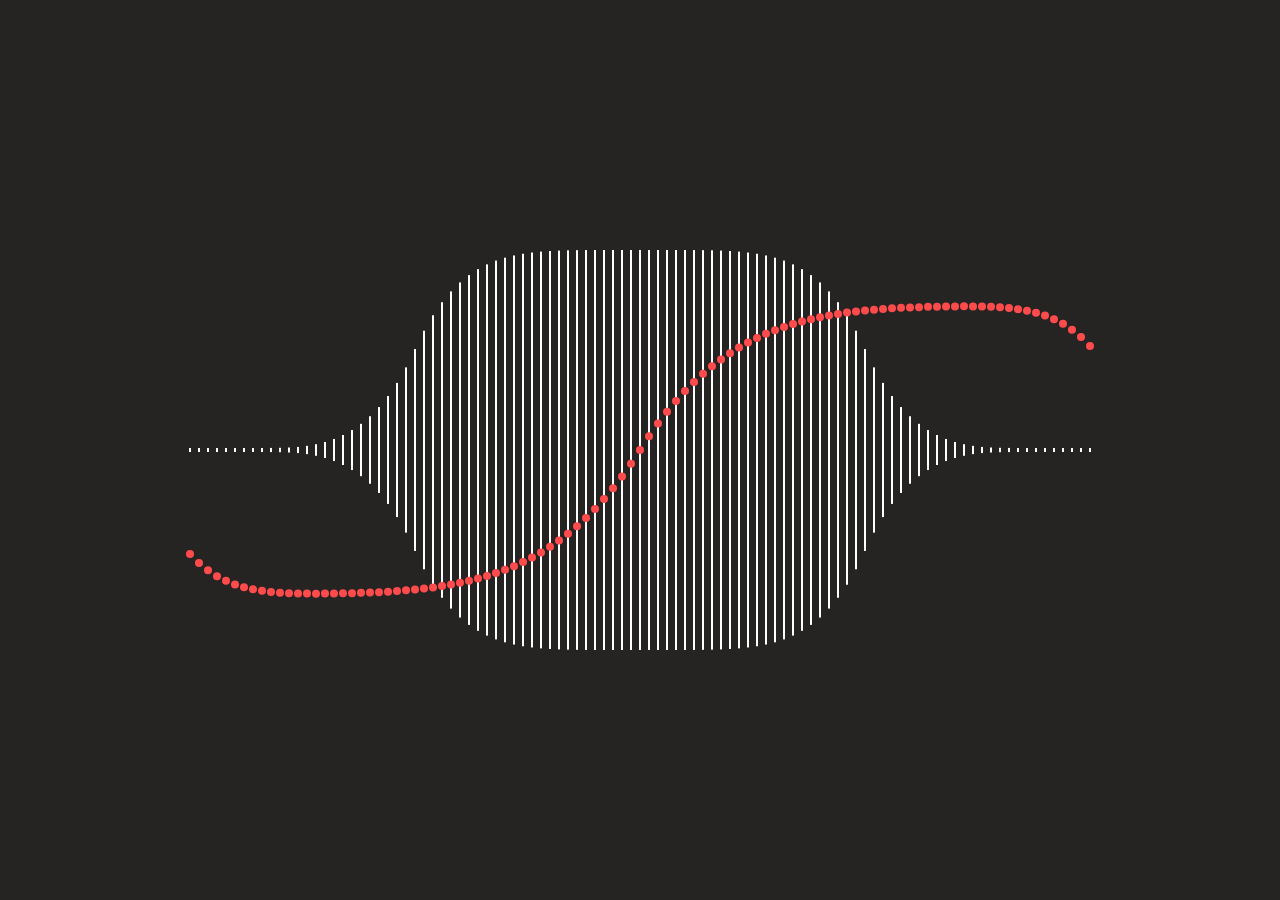
<file: anime-master/documentation/examples/built-in-easings.html>
<!DOCTYPE html>
<html>
<head>
  <title>built-in easings • anime.js</title>
  <meta charset="utf-8">
  <meta name="viewport" content="width=device-width, initial-scale=1, maximum-scale=1">
  <meta property="og:title" content="anime.js">
  <meta property="og:url" content="https://animejs.com">
  <meta property="og:description" content="Javascript Animation Engine">
  <meta property="og:image" content="https://animejs.com/documentation/assets/img/icons/og.png">
  <meta name="twitter:card" content="summary">
  <meta name="twitter:title" content="anime.js">
  <meta name="twitter:site" content="@juliangarnier">
  <meta name="twitter:description" content="Javascript Animation Engine">
  <meta name="twitter:image" content="https://animejs.com/documentation/assets/img/icons/twitter.png">
  <link rel="apple-touch-icon-precomposed" href="../assets/img/social-media-image.png">
  <link rel="icon" type="image/png" href="../assets/img/favicon.png" >
  <link href="../assets/css/animejs.css" rel="stylesheet">
  <link href="../assets/css/documentation.css" rel="stylesheet">
  <style>

    :root {
      font-size: 24px;
    }

    body {
      display: flex;
      flex-wrap: wrap;
      justify-content: center;
      align-items: center;
      height: 100vh;
    }

    .easing-visualizer {
      position: relative;
      display: flex;
      align-items: center;
      justify-content: space-between;
      width: 100%;
      max-width: 908px;
      padding-bottom: 50%;
    }

    .easing-visualizer .wrapper {
      position: absolute;
      bottom: 0;
      display: flex;
      align-items: center;
      justify-content: space-between;
      width: 100%;
      height: 100%;
    }

    .easing-visualizer .bar {
      width: 2px;
      height: 4px;
      margin: 0 3px;
      background-color: currentColor;
      transform-origin: 50% 50%;
    }

    .easing-visualizer .dot {
      position: relative;
      width: 8px;
      height: 8px;
      background-color: currentColor;
      border-radius: 50%;
    }

  </style>
</head>
<body>

  <div class="easing-visualizer">
    <div class="wrapper bars-wrapper"></div>
    <div class="wrapper dots-wrapper"></div>
  </div>

</body>
<script type="module">

  import anime from '../../src/index.js';

  const easingVisualizerEl = document.querySelector('.easing-visualizer');
  const barsWrapperEl = easingVisualizerEl.querySelector('.bars-wrapper');
  const dotsWrapperEl = easingVisualizerEl.querySelector('.dots-wrapper');
  const barsFragment = document.createDocumentFragment();
  const dotsFragment = document.createDocumentFragment();
  const numberOfBars = 101;

  for (let i = 0; i < numberOfBars; i++) {
    const barEl = document.createElement('div');
    const dotEl = document.createElement('div');
    barEl.classList.add('bar');
    dotEl.classList.add('dot');
    dotEl.classList.add('color-red');
    barsFragment.appendChild(barEl);
    dotsFragment.appendChild(dotEl);
  }

  barsWrapperEl.appendChild(barsFragment);
  dotsWrapperEl.appendChild(dotsFragment);

  // anime.setValue('.easing-visualizer .dot', { translateX: anime.stagger(6) });

  function animateEasing() {

    const easings = [];
    for (let ease in anime.penner) easings.push(ease);
    easings.push('steps('+anime.random(5, 20)+')');
    easings.push('cubicBezier(0.545, 0.475, 0.145, 1)');
    const ease = easings[anime.random(0, easings.length - 1)];
    const duration = 450;

    anime.timeline({
      complete: animateEasing,
      easing: ease,
      duration: duration
    })
    .add({
      targets: '.easing-visualizer .bar',
      scaleY: anime.stagger([1, 100], {easing: ease, from: 'center', direction: 'reverse'}),
      delay: anime.stagger(14, {from: 'center'})
    })
    .add({
      targets: '.easing-visualizer .dot',
      translateY: anime.stagger(['-6rem', '6rem'], {easing: ease, from: 'last'}),
      delay: anime.stagger(10, {from: 'center'})
    }, 0);

  }

  animateEasing();

</script>
</html>
</file>
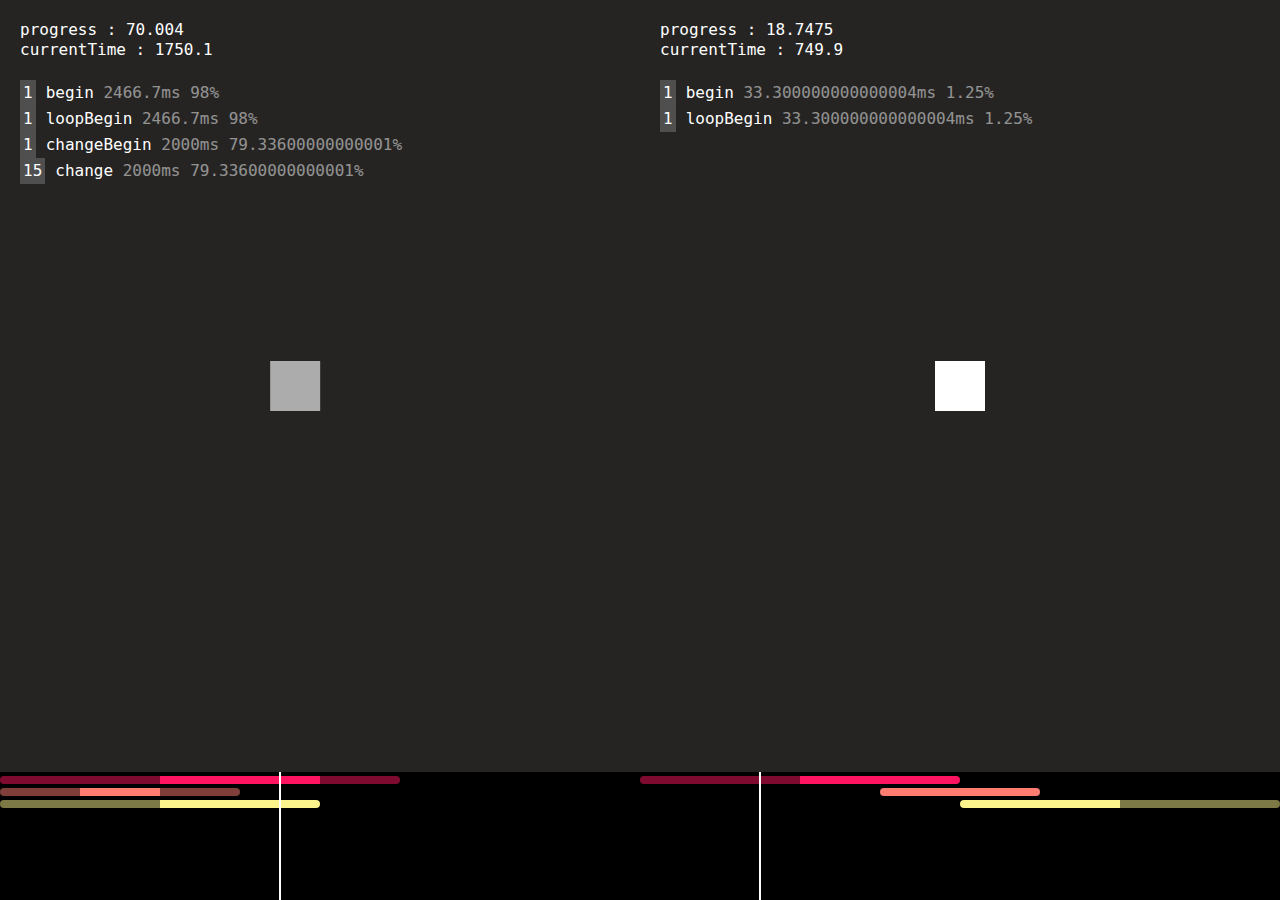
<file: anime-master/documentation/examples/callbacks.html>
<!DOCTYPE html>
<html>
<head>
  <title>Anime states system | anime.js</title>
  <meta charset="utf-8">
  <meta name="viewport" content="width=device-width, initial-scale=1, maximum-scale=1">
  <meta property="og:title" content="anime.js">
  <meta property="og:url" content="https://animejs.com">
  <meta property="og:description" content="Javascript Animation Engine">
  <meta property="og:image" content="https://animejs.com/documentation/assets/img/icons/og.png">
  <meta name="twitter:card" content="summary">
  <meta name="twitter:title" content="anime.js">
  <meta name="twitter:site" content="@juliangarnier">
  <meta name="twitter:description" content="Javascript Animation Engine">
  <meta name="twitter:image" content="https://animejs.com/documentation/assets/img/icons/twitter.png">
  <link rel="apple-touch-icon-precomposed" href="../assets/img/social-media-image.png">
  <link rel="icon" type="image/png" href="../assets/img/favicon.png" >
  <link href="../assets/css/animejs.css" rel="stylesheet">
  <link href="../assets/css/documentation.css" rel="stylesheet">
  <style>

    body {
      display: flex;
      flex-wrap: no-wrap;
      justify-content: space-around;
      align-items: center;
      position: absolute;
      width: 100%;
      height: 100vh;
      padding-bottom: 128px;
    }

    .el {
      width: 50px;
      height: 50px;
      background-color: currentColor;
    }

    .log {
      overflow-y: scroll;
      position: absolute;
      top: 0;
      height: 100%;
      padding: 20px;
      padding-top: 80px;
      font-size: 16px;
      line-height: 20px;
      text-align: left;
      font-family: monospace;
    }

    .log-animation {
      left: 0;
      width: 50%;
    }

    .log-timeline {
      left: 50%;
      width: 50%;
    }

    .counter {
      display: inline-block;
      margin-right: 10px;
      padding: 3px;
      background-color: rgba(255,255,255,.2);
    }

    .currentTime, .progress { opacity: .5 }

    .time {
      position: absolute;
      top: 0;
      height: 80px;
      padding: 20px;
      font-size: 16px;
      line-height: 20px;
      text-align: left;
      font-family: monospace;
    }

    .time-animation {
      left: 0;
      width: 50%;
    }

    .time-timeline {
      left: 50%;
      width: 50%;
    }

    /* Player animation */

    .timeline {
      position: fixed;
      bottom: 0;
      height: 128px;
      padding-top: 4px;
      background-color: #000;
    }

    .timeline.player-animation {
      width: 50%;
      left: 0;
    }

    .timeline.player-timeline {
      width: 50%;
      left: 50%;
    }

    .tl-needle {
      position: absolute;
      z-index: 2;
      top: 0;
      left: 0;
      bottom: 0;
      width: 2px;
      margin-left: -1px;
      background-color: #FFF;
    }

    .tl-animation {
      position: relative;
      display: flex;
      justify-content: space-between;
      width: auto;
      height: 8px;
      margin-bottom: 4px;
      background-color: currentColor;
      border-radius: .5rem;
    }

    .tl-delay,
    .tl-end-delay {
      width: auto;
      height: 100%;
      background-color: rgba(0,0,0,.5);
    }

  </style>
</head>
<body>

  <div class="el color-04"></div>

  <div class="el color-08"></div>

  <div class="log log-animation"></div>
  <div class="time time-animation"></div>

  <div class="log log-timeline"></div>
  <div class="time time-timeline"></div>

</body>
<script type="module">

  import anime from '../../src/index.js';

  var animationTimeLogEl = document.querySelector('.time-animation');
  var timelineTimeLogEl = document.querySelector('.time-timeline');

  var animation = anime({
    targets: '.el.color-04',
    translateX: [
      {value: 200},
      {value: -200},
      {value: 200}
    ],
    rotate: {
      value: 720,
      easing: 'easeInOutCirc',
      duration: 500,
      delay: 500
    },
    opacity: {
      value: .5,
      easing: 'linear',
      duration: 1000,
      delay: 1000,
      endDelay: 0
    },
    delay: 1000,
    endDelay: 500,
    duration: 1000,
    easing: 'easeOutQuad',
    direction: 'reverse',
    loop: 2,
    autoplay: false,
    update: function(a) {
      animationTimeLogEl.innerHTML = 'progress : ' + a.progress + '<br>currentTime : ' + a.currentTime;
    },
  });


  var tl = anime.timeline({
    targets: '.el.color-08',
    easing: 'easeInOutQuad',
    autoplay: false,
    direction: 'alternate',
    loop: 3,
    update: function(a) {
      timelineTimeLogEl.innerHTML = 'progress : ' + a.progress + '<br>currentTime : ' + a.currentTime;
    }
  })
  .add({
    translateX: 100,
    delay: 1000
  })
  .add({
    translateY: 100
  }, '-=500')
  .add({
    rotate: 360,
    endDelay: 1000
  }, '-=500');


  function animePlayer(instance, playerClass) {

    function createEl(type, className, parentEl) {
      var el = document.createElement(type);
      if (className) el.classList.add(className);
      if (parentEl) parentEl.appendChild(el);
      return el;
    }

    var timelineEl = createEl('div', 'timeline', document.body);
    if (playerClass) timelineEl.classList.add(playerClass);
    var needleEl = createEl('div', 'tl-needle', timelineEl);
    var animations = [];
    var colors = ['#FF1461','#FF7C72','#FBF38C','#A6FF8F','#18FF92','#1CE2B2','#5EF3FB','#61C3FF','#5A87FF','#8453E3','#C26EFF','#FB89FB'];
    var colorIndex = 0;

    function convertMStoEM(ms) { return ms / 100; }
    function convertEMtoMS(em) { return parseFloat(em) * 250; }

    function createAnimationLog(animObj, timelineOffset) {
      var anim = animObj;
      anim.player = {};
      anim.player.animationEl = createEl('div', 'tl-animation', timelineEl);
      anim.player.delayEl = createEl('div', 'tl-delay', anim.player.animationEl);
      anim.player.endDelayEl = createEl('div', 'tl-end-delay', anim.player.animationEl);
      anim.update = function() {
        anime.set(anim.player.animationEl, {
          left: convertMStoEM(timelineOffset) + 'em',
          width: convertMStoEM(anim.duration) + 'em'
        });
        anime.set(anim.player.delayEl, {width: (anim.delay / anim.duration) * 100 + '%'});
        anime.set(anim.player.endDelayEl, {width: (anim.endDelay / anim.duration) * 100 + '%'});
      }
      anime.set(anim.player.animationEl, {color: colors[colorIndex]});
      colorIndex++;
      if (!colors[colorIndex]) colorIndex = 0;
      anim.update();
      animations.push(anim);
      return anim;
    }

    instance.pause();

    var playerAnimation = anime({
      targets: needleEl,
      translateX: convertMStoEM(instance.duration) + 'em',
      duration: instance.duration,
      direction: instance.direction,
      loop: instance.loop,
      easing: 'linear',
      update: function(a) {
        instance.seek(a.currentTime);
      },
      complete: function(a) {
        instance.seek(a.currentTime);
      }
    });

    if (instance.children.length) {
      instance.children.forEach(function(child) {
        child.animations.forEach(function(anim) {
          createAnimationLog(anim, child.timelineOffset);
        });
      })
    } else {
      instance.animations.forEach(function(anim) {
        createAnimationLog(anim);
      });
    }

  }

  animePlayer(animation, 'player-animation');
  animePlayer(tl, 'player-timeline');

  function logCallbacks(animation, logEl, callbacks) {

    function appendLog(cbName) {
      animation[cbName] = function() {
        var pEl = document.createElement('p');
        var counterSpanEl = document.createElement('span');
        var currentTimeSpanEl = document.createElement('span');
        var progressSpanEl = document.createElement('span');
        var textSpanEl = document.createElement('span');
        var lastPEl = logEl.querySelector('p:last-child');
        currentTimeSpanEl.innerHTML = ' ' + animation.currentTime + 'ms';
        progressSpanEl.innerHTML = ' ' + animation.progress + '%';
        if (lastPEl && lastPEl.querySelector('.text').innerHTML === cbName) {
          var lastCountEl = lastPEl.querySelector('.counter');
          var lastCountValue = parseFloat(lastCountEl.innerHTML);
          lastCountValue++;
          lastCountEl.innerHTML = lastCountValue;
        } else {
          counterSpanEl.innerHTML = 1;
          textSpanEl.innerHTML = cbName;
          counterSpanEl.classList.add('counter');
          textSpanEl.classList.add('text');
          currentTimeSpanEl.classList.add('currentTime');
          progressSpanEl.classList.add('progress');
          pEl.appendChild(counterSpanEl);
          pEl.appendChild(textSpanEl);
          pEl.appendChild(currentTimeSpanEl);
          pEl.appendChild(progressSpanEl);
          logEl.appendChild(pEl);
          logEl.scrollTop = logEl.scrollHeight;
        }
      }
    }

    callbacks.forEach(appendLog);

  }

  logCallbacks(animation, document.querySelector('.log-animation'), [
    'begin',
    'loopBegin',
    'changeBegin',
    'change',
    'changeComplete',
    'loopComplete',
    'complete'
  ]);


  logCallbacks(tl, document.querySelector('.log-timeline'), ['begin',
    'loopBegin',
    'changeBegin',
    'change',
    'changeComplete',
    'loopComplete',
    'complete'
  ]);


</script>
</html>
</file>
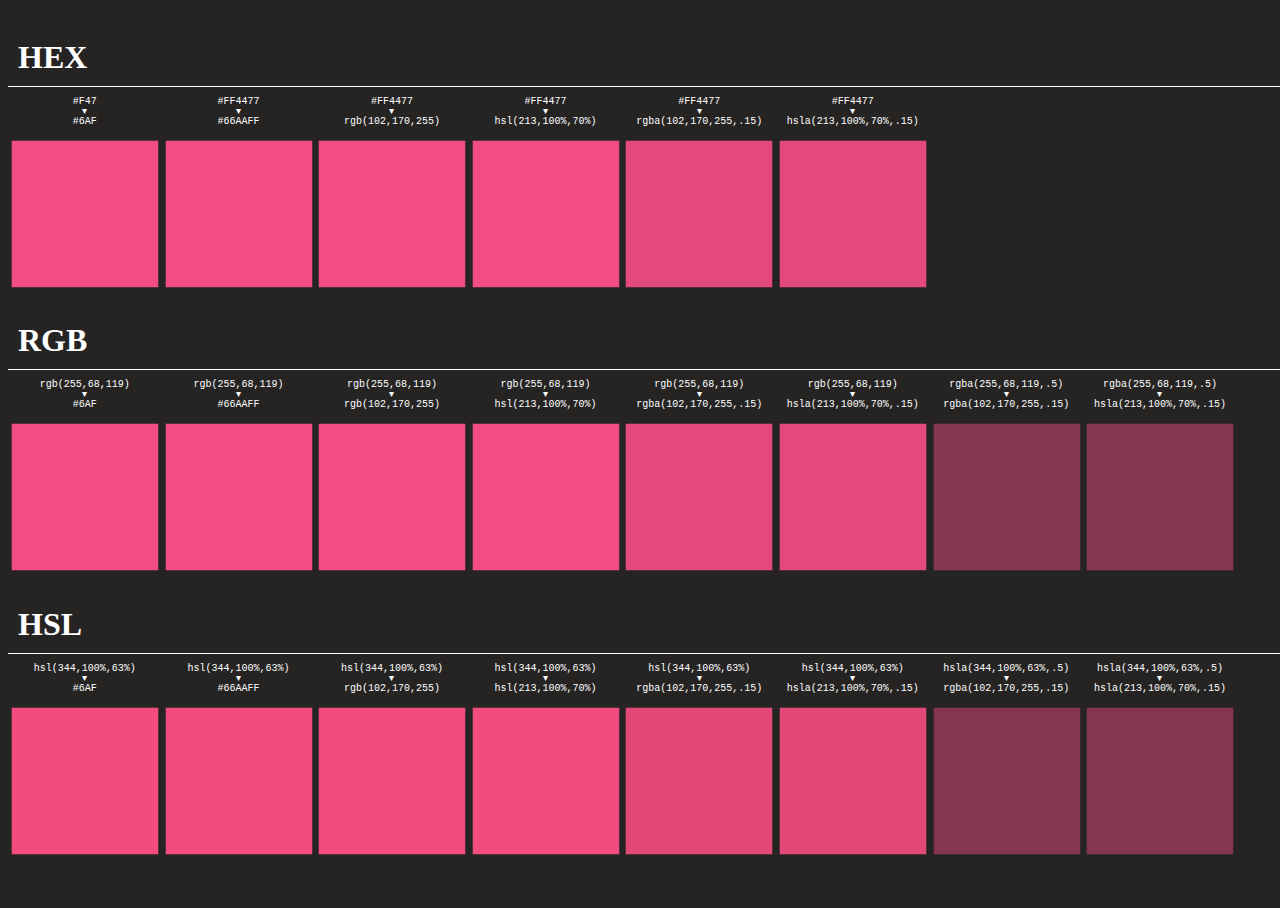
<file: anime-master/documentation/examples/colors-test.html>
<!DOCTYPE html>
<html>
<head>
  <title>Colors test | anime.js</title>
  <meta charset="utf-8">
  <meta name="viewport" content="width=device-width, initial-scale=1, maximum-scale=1">
  <meta property="og:title" content="anime.js">
  <meta property="og:url" content="https://animejs.com">
  <meta property="og:description" content="Javascript Animation Engine">
  <meta property="og:image" content="https://animejs.com/documentation/assets/img/icons/og.png">
  <meta name="twitter:card" content="summary">
  <meta name="twitter:title" content="anime.js">
  <meta name="twitter:site" content="@juliangarnier">
  <meta name="twitter:description" content="Javascript Animation Engine">
  <meta name="twitter:image" content="https://animejs.com/documentation/assets/img/icons/twitter.png">
  <link rel="apple-touch-icon-precomposed" href="../assets/img/social-media-image.png">
  <link rel="icon" type="image/png" href="../assets/img/favicon.png">
  <link href="../assets/css/documentation.css" rel="stylesheet">
  <script src="../../lib/anime.min.js"></script>
  <!-- <script src="../assets/js/anime/anime.2.0.2.js"></script> -->
  <!-- <script src="../assets/js/anime/anime.1.3.js"></script> -->
  <style>
    body {
      width: 100%;
      height: 100vh;
    }
    .color-tests {
      display: flex;
      flex-wrap: wrap;
    }
    .section-title {
      display: block;
      width: 100%;
      margin-bottom: 10px;
      padding: 10px;
      border-bottom: 1px solid #FFF;
    }
    .color-test {
      flex-shrink: 2;
      text-align: center;
      font-size: 10px;
      line-height: 1em;
      font-family: monospace;
    }
    .color-el {
      display: flex;
      align-items: center;
      justify-content: center;
      position: relative;
      width: 12vw;
      height: 12vw;
      margin-top: 10px;
    }
  </style>
</head>
<body>
  <section class="color-section">
    <h1 class="section-title">HEX</h1>
    <div class="color-tests">
      <div class="color-test hex-to-hex-shorthand">#F47<br>▾<br>#6AF</div>
      <div class="color-test hex-to-hex">#FF4477<br>▾<br>#66AAFF</div>
      <div class="color-test hex-to-rgb">#FF4477<br>▾<br>rgb(102,170,255)</div>
      <div class="color-test hex-to-hsl">#FF4477<br>▾<br>hsl(213,100%,70%)</div>
      <div class="color-test hex-to-rgba">#FF4477<br>▾<br>rgba(102,170,255,.15)</div>
      <div class="color-test hex-to-hsla">#FF4477<br>▾<br>hsla(213,100%,70%,.15)</div>
    </div>
  </section>
  <section class="color-section">
    <h1 class="section-title">RGB</h1>
    <div class="color-tests">
      <div class="color-test rgb-to-hex-shorthand">rgb(255,68,119)<br>▾<br>#6AF</div>
      <div class="color-test rgb-to-hex">rgb(255,68,119)<br>▾<br>#66AAFF</div>
      <div class="color-test rgb-to-rgb">rgb(255,68,119)<br>▾<br>rgb(102,170,255)</div>
      <div class="color-test rgb-to-hsl">rgb(255,68,119)<br>▾<br>hsl(213,100%,70%)</div>
      <div class="color-test rgb-to-rgba">rgb(255,68,119)<br>▾<br>rgba(102,170,255,.15)</div>
      <div class="color-test rgb-to-hsla">rgb(255,68,119)<br>▾<br>hsla(213,100%,70%,.15)</div>
      <div class="color-test rgba-to-rgba">rgba(255,68,119,.5)<br>▾<br>rgba(102,170,255,.15)</div>
      <div class="color-test rgba-to-hsla">rgba(255,68,119,.5)<br>▾<br>hsla(213,100%,70%,.15)</div>
    </div>
  </section>
  <section class="color-section">
    <h1 class="section-title">HSL</h1>
    <div class="color-tests">
      <div class="color-test hsl-to-hex-shorthand">hsl(344,100%,63%)<br>▾<br>#6AF</div>
      <div class="color-test hsl-to-hex">hsl(344,100%,63%)<br>▾<br>#66AAFF</div>
      <div class="color-test hsl-to-rgb">hsl(344,100%,63%)<br>▾<br>rgb(102,170,255)</div>
      <div class="color-test hsl-to-hsl">hsl(344,100%,63%)<br>▾<br>hsl(213,100%,70%)</div>
      <div class="color-test hsl-to-rgba">hsl(344,100%,63%)<br>▾<br>rgba(102,170,255,.15)</div>
      <div class="color-test hsl-to-hsla">hsl(344,100%,63%)<br>▾<br>hsla(213,100%,70%,.15)</div>
      <div class="color-test hsla-to-rgba">hsla(344,100%,63%,.5)<br>▾<br>rgba(102,170,255,.15)</div>
      <div class="color-test hsla-to-hsla">hsla(344,100%,63%,.5)<br>▾<br>hsla(213,100%,70%,.15)</div>
    </div>
  </section>
  <script>

    var colorTestEls = document.querySelectorAll('.color-test');

    function createTest(el) {
      var testHtml = el.innerHTML;
      var testValues = testHtml.split('<br>▾<br>');
      var colorEl = document.createElement('div');
      colorEl.classList.add('color-el');
      el.appendChild(colorEl);
      anime({
        targets: colorEl,
        backgroundColor: [testValues[0], testValues[1]],
        scale: [.97, .75],
        direction: 'alternate',
        easing: 'easeInOutSine',
        duration: 4000,
        loop: true
      });
    }

    for (var i = 0; i < colorTestEls.length; i++) createTest(colorTestEls[i]);

  </script>
</body>
</html>
</file>
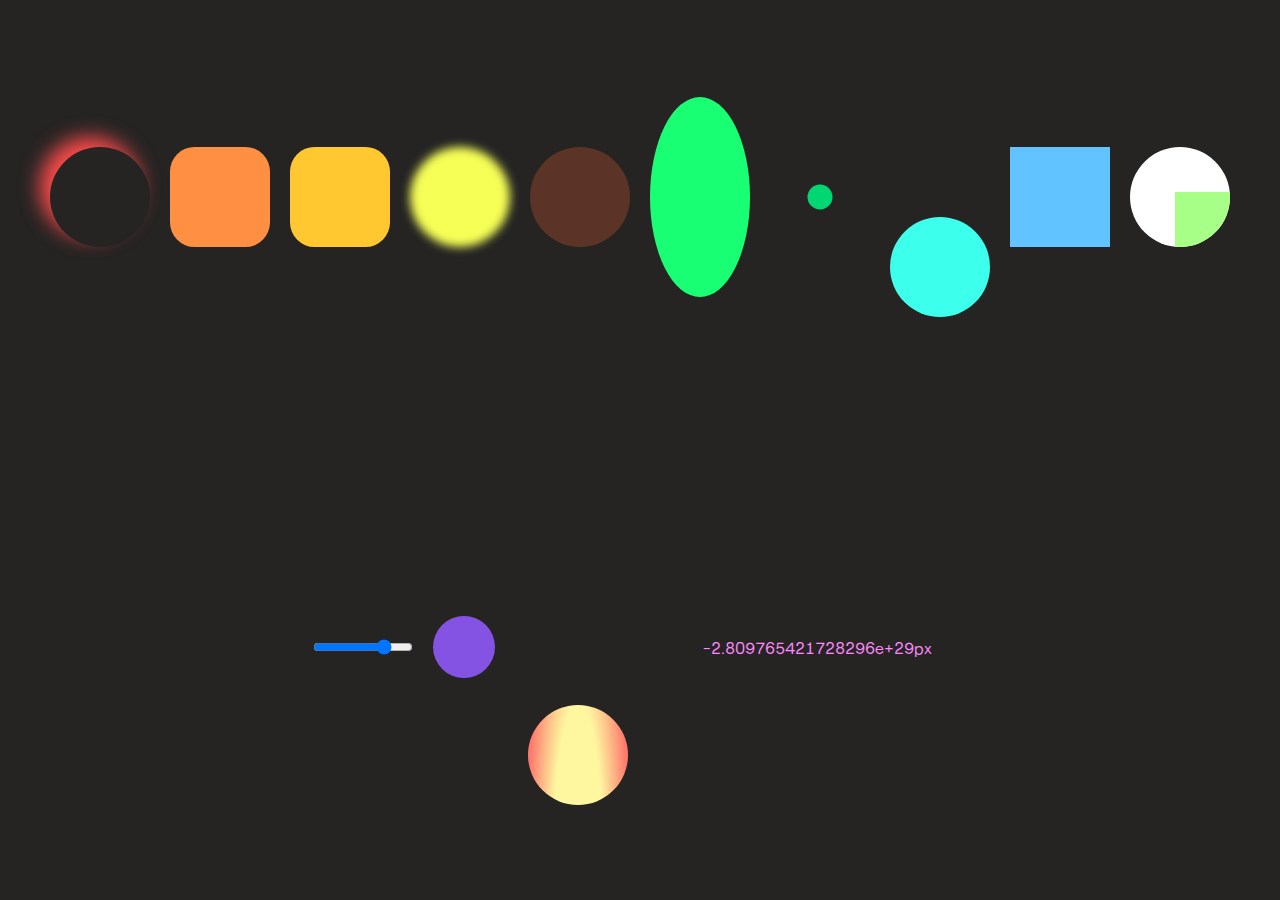
<file: anime-master/documentation/examples/complex-properties.html>
<!DOCTYPE html>
<html>
<head>
  <title>Complex properties | anime.js</title>
  <meta charset="utf-8">
  <meta name="viewport" content="width=device-width, initial-scale=1, maximum-scale=1">
  <meta property="og:title" content="anime.js">
  <meta property="og:url" content="https://animejs.com">
  <meta property="og:description" content="Javascript Animation Engine">
  <meta property="og:image" content="https://animejs.com/documentation/assets/img/icons/og.png">
  <meta name="twitter:card" content="summary">
  <meta name="twitter:title" content="anime.js">
  <meta name="twitter:site" content="@juliangarnier">
  <meta name="twitter:description" content="Javascript Animation Engine">
  <meta name="twitter:image" content="https://animejs.com/documentation/assets/img/icons/twitter.png">
  <link rel="apple-touch-icon-precomposed" href="../assets/img/social-media-image.png">
  <link href="../assets/css/animejs.css" rel="stylesheet">
  <link href="../assets/css/documentation.css" rel="stylesheet">
  <!-- <script src="../../lib/anime.min.js"></script> -->
  <!-- <script src="../assets/js/anime/anime.1.3.js"></script> -->
  <!-- <script src="../assets/js/anime/anime.2.0.1.js"></script> -->
  <style>
    body {
      display: flex;
      flex-wrap: wrap;
      justify-content: center;
      align-items: center;
      min-height: 100vh;
    }
    .item {
      width: 100px;
      height: 100px;
      margin-top: 20px;
      border-radius: 50%;
      background-color: currentColor;
      margin: 10px;
    }
    .box-shadow {
      background-color: transparent;
    }
    .clip-path {
      border-radius: 0;
    }
    .auto-property {
      background-image: radial-gradient(50% 100%, #FFF7A0 50%, #FF7A6D 100%);
      background-size: auto 100px;
    }
    .exponent-values {
      width: 300px;
      background-color: transparent;
      text-align: center;
    }
  </style>
</head>
<body>
  <div class="box-shadow item color-red"></div>
  <div class="unit-less item color-orange"></div>
  <div class="specified-unit item color-lightorange"></div>
  <div class="filter item color-yellow"></div>
  <div class="rgba item color-citrus"></div>
  <div class="calc item color-green"></div>
  <div class="zero-value item color-darkgreen"></div>
  <div class="round-value item color-turquoise"></div>
  <div class="clip-path item color-skyblue"></div>
  <svg class="item" xmlns="http://www.w3.org/2000/svg" viewBox="0 0 100 100">
    <g id="Page-1" fill="none" fill-rule="evenodd">
      <g id="svg" fill="#A7FF87">
        <rect id="Rectangle" width="50" height="50" x="25" y="25"/>
      </g>
    </g>
  </svg>
  <input class="item" type="range" value="0" min="0" max="100">
  <div class="basic-css color-lavender item"></div>
  <div class="auto-property color-purple item"></div>
  <input class="exponent-values color-pink item" value="-1.1234567890123456789e+30px"></input>
  <script type="module">
    
    import anime from "../../src/index.js";

    var boxShadow = anime({
      targets: '.box-shadow',
      boxShadow: [
        {value: ['10px -10px 10px 0 currentColor', '10px 10px 20px 0 currentColor']},
        {value: '-10px 10px 30px 0 currentColor'},
        {value: '-10px -10px 20px 0 currentColor'},
        {value: '10px -10px 10px 0 currentColor'}
      ],
      loop: true,
      easing: 'linear'
    });
    var unitLess = anime({
      targets: '.unit-less',
      borderRadius: 16,
      loop: true,
      direction: 'alternate',
      easing: 'linear'
    });
    var specifiedUnit = anime({
      targets: '.specified-unit',
      borderRadius: '1em',
      loop: true,
      direction: 'alternate',
      easing: 'linear'
    });
    var filter = anime({
      targets: '.filter',
      filter: ["blur(20px)", "blur(0px)"],
      loop: true,
      direction: 'alternate',
      easing: 'linear'
    });
    var rgba = anime({
      targets: '.rgba',
      backgroundColor: ['rgba(255,100,50,1)', 'rgba(255,100,50,.0)'],
      loop: true,
      direction: 'alternate',
      easing: 'linear'
    });
    var calc = anime({
      targets: '.calc',
      height: ['calc(25% - 100px)', 'calc(25% - 0px)'],
      loop: true,
      direction: 'alternate',
      easing: 'linear'
    });
    var zeroValue = anime({
      targets: '.zero-value',
      scale: 0,
      loop: true,
      direction: 'alternate',
      easing: 'linear'
    });
    var roundValue = anime({
      targets: '.round-value',
      translateY: 100,
      round: .1,
      loop: true,
      direction: 'alternate',
      easing: 'linear'
    });
    var clipPath = anime({
      targets: '.clip-path',
      clipPath: ['circle(0px at center)', 'circle(100px at center)'],
      loop: true,
      direction: 'alternate',
      easing: 'linear'
    });
    var svgTransform = anime({
      targets: 'rect',
      transform: 'translate(10 10) scale(2)',
      loop: true,
      direction: 'alternate',
      easing: 'linear'
    });
    var rangeValue = anime({
      targets: 'input[type="range"]',
      value: 100,
      loop: true,
      direction: 'alternate',
      easing: 'linear'
    });
    var basicCSS = anime({
      targets: '.basic-css',
      width: 50,
      height: 50,
      loop: true,
      direction: 'alternate',
      easing: 'linear'
    });
    var autoProperty = anime({
      targets: '.auto-property',
      backgroundSize: ['auto 10px', 'auto 400px'],
      margin: '20% 40px 10px 30px',
      loop: true,
      direction: 'alternate',
      easing: 'linear'
    });
    var exponentValues = anime({
      targets: '.exponent-values',
      value: '+1.0123456789012346e+21px',
      loop: true,
      direction: 'alternate',
      easing: 'linear'
    });
  </script>
</body>
</html>
</file>
<file: style.css>
* {
	box-sizing: border-box;
}


html,
body {
  margin: 0;
	height: 100vh;
	width: 100vw;
}

.logo {
    position: absolute;
    top: 0;
    left: -2vw;
    height: 25vh;
    width: 25vw;
}

body {
	margin: 0;
	display: grid;
	place-items: center;
	background-color: #121420;
	font-family: system-ui, sans-serif;
}

nav,
.nav-item {
	display: flex;
}

nav {
    position: fixed;
    top: 0;
	border-radius: 6px;
	background-color: #1B2432;
	color: rgba(255, 255, 255, 0.6);
	text-shadow: 0 -2px 0 black;
	cursor: pointer;
	box-shadow: 1px 2px 4px rgb(20, 20, 20), 0 4px 12px rgb(10, 10, 10);
  z-index: 1;
}

.nav-item {
	flex-direction: column;
	font-size: 1.5vw;
	line-height: 1rem;
	align-items: center;
	min-width: 120px;
	justify-content: space-between;
	transition: all 80ms ease;

	&.active {
		color: white;
		text-shadow: 0 0 3px hsla(260, 100%, 70%, 0.7);
	}

	&:not(.active):hover {
		color: rgba(255, 255, 255, 0.87);
        font-size: 1.7vw;
	}


	&:not(:first-of-type) {
		border-left: 1px solid rgb(60, 60, 60);
	}
	&:not(:last-of-type) {
		border-right: 0.1rem solid black;
	}

	a {
		color: inherit;
		text-decoration: none;
		padding: 1ch;
	}
}



.headerText{
    color: #5c77a3;
    font-size: 5vw;
}

#hdr{}

#names, .placeholder{
  position: absolute;
  bottom: -110vh;
  font-size: 3vw;
  place-content: bottom;
}

.textBody{
    color: #727088;
    width: 45vw;
    text-align: center;
    margin-bottom: 50vh;
    font-size: 2.5vw;
}

.k{
    margin-bottom: auto;
    border: 1px solid #403F4C;
    border-radius: 15px;
}

table.blueTable {
    text-align: center;
    border-collapse: separate;
    border-radius: 5px;
    margin-bottom: 15vh;
  }
  table.blueTable td, table.blueTable th {
    border: 5px solid #1B2432;
    padding: 3px 2px;
    padding: 10px;

  }

  table.blueTable tbody td {
    font-size: 1.5vw;
    font-weight: bold;
    color: #727088;
  }

.prosLeft{
  position: fixed;
  width: 50vw;
  margin-left: -100vw;
}

.consRight{
  position: fixed;
  width: 50vw;
  margin-left: 50vw;
}

.examples{
  display: flex;
}

.exImg{
  width: 15%;
  height: 90%;
}

tr{
  display: block;
  padding-bottom: 18vh;
}

.keyImg{
  display: flex;
  padding-bottom: 1vh;
  align-items: center;
}

.key1{
  position: absolute;
  margin-left: 50vw;
  height: 40vh;
  width: 25vw;
  opacity: 0;
}

.key2{
  position: absolute;
  margin-left: -35vw;
  height: 40vh;
  width: 30vw;
  opacity: 0;
}

.key3{
  position: absolute;
  margin-left: 50vw;
  opacity: 0;
  height: 20vh;
  width: 15vw;
}

.income{
  height: 25vh;
  width: 45vw;
}
</file>
<file: anime-master/documentation/assets/css/animejs.css>
@font-face {
 font-family: "Roobert";
 font-weight: 400;
 font-style: normal;
 src: url("../fonts/Roobert-Regular.woff2") format("woff2");
}

@font-face {
 font-family: "Roobert";
 font-weight: 400;
 font-style: italic;
 src: url("../fonts/Roobert-Regular.woff2") format("woff2");
}

@font-face {
 font-family: "Roobert";
 font-weight: 600;
 font-style: normal;
 src: url("../fonts/Roobert-SemiBold.woff2") format("woff2");
}

@font-face {
 font-family: "Roobert";
 font-weight: 600;
 font-style: italic;
 src: url("../fonts/Roobert-SemiBoldItalic.woff2") format("woff2");
}

@font-face {
  font-family: "InputMono";
  src: url("../fonts/InputMono-Regular.woff2") format("woff2"),
      url("../fonts/InputMono-Regular.woff") format("woff");
  font-weight: normal;
  font-style: normal;
}

@font-face {
  font-family: "InputMono";
  src: url("../fonts/InputMono-Bold.woff2") format("woff2"),
      url("../fonts/InputMono-Bold.woff") format("woff");
  font-weight: bold;
  font-style: normal;
}

@font-face {
  font-family: "InputMono";
  src: url("../fonts/InputMono-BoldItalic.woff2") format("woff2"),
      url("../fonts/InputMono-BoldItalic.woff") format("woff");
  font-weight: bold;
  font-style: italic;
}

@font-face {
  font-family: "InputMono";
  src: url("../fonts/InputMono-Italic.woff2") format("woff2"),
      url("../fonts/InputMono-Italic.woff") format("woff");
  font-weight: normal;
  font-style: italic;
}

*, *:before, *:after {
  box-sizing: border-box;
  margin: 0;
  padding: 0;
  border: 0;
  font: inherit;
  vertical-align: baseline;
}

html,
body {
  background-color: #252423;
  color: #F6F4F2;
}

body {
  font-family: Roobert, Helvetica Neue, Helvetica, Arial, sans-serif;
  font-weight: 400;
  font-feature-settings:"tnum" 1, "ss03" 1;
  -webkit-font-smoothing: antialiased;
}

h1, h2 {
  font-weight: 600;
}

input {
  font-family: Roobert, Helvetica Neue, Helvetica, Arial, sans-serif;
  font-variant-numeric: tabular-nums;
}

sup {
  vertical-align: super;
  font-size: .625em;
}

strong {
  font-weight: 600;
}

.color-white { color: #F6F4F2; } /* White */
.color-black { color: #2E2C2C; } /* Black */
.color-red, .color-targets { color: #FF4B4B; }/* red: */
.color-orange, .color-properties { color: #FF8F42; }/* orange: */
.color-lightorange, .color-prop-params { color: #FFC730; }/* lightorange: */
.color-yellow, .color-anim-params { color: #F6FF56; }/* yellow: */
.color-citrus, .color-values { color: #A4FF4F; }/* citrus: */
.color-green, .color-keyframes { color: #18FF74; }/* green: */
.color-darkgreen, .color-staggering { color: #00D672; }/* darkgreen: */
.color-turquoise, .color-tl { color: #3CFFEC; }/* turquoise: */
.color-skyblue, .color-controls { color: #61C3FF; }/* skyblue: */
.color-kingblue, .color-callbacks { color: #5A87FF; }/* kingblue: */
.color-lavender, .color-svg { color: #8453E3; }/* lavender: */
.color-purple, .color-easings { color: #C26EFF; }/* purple: */
.color-pink, .color-helpers { color: #FB89FB; }/* pink: */

.anime-mini-logo {
  width: 100px;
  height: 24px;
  transform: scaleY(.5);
}
</file>
<file: anime-master/documentation/assets/css/anime-theme.css>
.hljs {
  display: block;
  color: #F6F4F2;
}

.hljs-comment,
.hljs-quote {
  color: #A2A09F;
  font-style: italic;
}

.hljs-doctag,
.hljs-keyword,
.hljs-formula {
  color: #B08CFF;
}

.hljs-section,
.hljs-name,
.hljs-selector-tag,
.hljs-deletion,
.hljs-subst {
  color: #FF7C72;
}

.hljs-literal {
  color: #1CE2B2;
}

.hljs-string,
.hljs-regexp,
.hljs-addition,
.hljs-attribute,
.hljs-attr,
.hljs-meta-string {
  color: #A6FF8F;
}

.hljs-built_in,
.hljs-class .hljs-title {
  color: #FBF38C;
}

.hljs-variable,
.hljs-template-variable,
.hljs-type,
.hljs-selector-class,
.hljs-selector-attr,
.hljs-selector-pseudo,
.hljs-number {
  color: #FF7C72;
}

.hljs-symbol,
.hljs-bullet,
.hljs-link,
.hljs-meta,
.hljs-selector-id,
.hljs-title {
  color: #61C3FF;
}

.hljs-emphasis {
  font-style: italic;
}

.hljs-strong {
  font-weight: bold;
}

.hljs-link {
  text-decoration: underline;
}
</file>
<file: anime-master/documentation/assets/css/documentation.css>
html,
body,
header {
  background-color: #252423;
}

body {
  position: absolute;
  width: 100%;
  height: 100%;
  color: white;
  font-variant-numeric: tabular-nums;
  -webkit-font-smoothing: antialiased;
  overflow-x: hidden;
}

.content {
  overflow: hidden;
  opacity: 0;
  display: flex;
  flex-direction: row;
  width: 100%;
  height: 100%;
  transition: opacity 1s ease;
}

.ready .content {
  opacity: 1;
}

/* Headers */

.header {
  position: absolute;
  z-index: 1;
  top: 0;
  width: 100%;
}

.logo {
  display: flex;
  justify-content: space-between;
  opacity: .8;
  width: 100%;
  height: 20px;
  text-decoration: none;
  color: currentColor;
}

.logo:visited {
  color: currentColor;
}

.logo svg {
  width: 100%;
  height: 100%;
}

.logo:hover {
  opacity: 1;
}

.version-number {
  opacity: .6;
  color: currentColor;
}

header {
  position: sticky;
  top: 0;
  z-index: 2;
  display: flex;
  align-items: center;
  justify-content: space-between;
  width: 100%;
  height: 60px;
  padding-left: 20px;
  padding-right: 20px;
  border-bottom: 1px solid rgba(0,0,0,.65);
}

h2 {
  font-size: 16px;
  letter-spacing: 1px;
  text-transform: uppercase;
  font-weight: 200;
}

.description-header a {
  text-decoration: none;
  color: inherit;
}

.description-header a:hover {
  text-decoration: underline;
}

/* Panes */

.pane {
  position: relative;
  height: 100%;
}

/* Sidebar */

.sidebar {
  display: flex;
  flex-direction: column;
  width: 240px;
  padding-top: 60px;
  border-right: 1px solid rgba(0,0,0,.65);
}

.sidebar-info {
  display: flex;
  justify-content: space-between;
  padding: 20px;
}

.navigation {
  overflow-y: auto;
  width: 100%;
  height: 100%;
  padding: 10px 0 20px 20px;
}

.navigation ul {
  height: 30px;
  overflow-y: hidden;
  -webkit-transition:opacity .4s ease;
  transition: opacity .4s ease;
}

.navigation ul li {
  position: relative;
}

.navigation ul li:before {
  content: "";
  display: block;
  position: absolute;
  top: 4px;
  left: 2px;
  width: 1px;
  height: calc(100% - 8px);
  background-color: white;
}

.navigation ul li:first-child:before {
  display: none;
}

.navigation a {
  display: block;
  padding-left: 10px;
  color: white;
  text-decoration: none;
  font-size: 14px;
  line-height: 20px;
  letter-spacing: .5px;
  text-transform: uppercase;
}

.navigation ul li:first-child a {
  padding-left: 0;
  padding-top: 10px;
  padding-bottom: 10px;
}

.navigation ul li a,
.navigation ul li:before {
  opacity: .4;
}

.navigation ul li a {
  transition: opacity .4s ease, color .4s ease;
}

.navigation ul.active a {
  opacity: .7;
}

.navigation ul li:hover a,
.navigation ul li:hover:before {
  transition: none;
  opacity: 1;
}

.navigation ul li.active a,
.navigation ul li.active:before {
  opacity: 1;
  color: currentColor;
}

.navigation ul li.active:before {
  background-color: currentColor;
}

.navigation ul.active li:first-child a,
.navigation ul.active li:first-child a:hover {
  opacity: 1;
  color: currentColor;
}

/* Info pane */

.demo-info {
  flex-direction: column;
  font-size: 16px;
  line-height: 22px;
}

.info-output {
  overflow-x: hidden;
  overflow-y: auto;
  position: relative;
  top: 0;
  width: 100%;
  height: calc(100% - 60px);
  padding: 20px;
}

.demo-info pre {
  font-variant-ligatures: none;
  -webkit-font-variant-ligatures: none;
}

.demo-info code {
  font-family: "InputMono", "Courier New", Courier, monospace;
  font-size: 14px;
  line-height: 22px;
  white-space: pre-wrap;
}

.demo-info p {
  margin-bottom: 20px;
}

.demo-info p,
.demo-info td {
  color: #F6F4F2;
}

.demo-info i {
  font-style: italic;
}

.demo-info a {
  text-decoration: none;
  border-bottom: 1px dotted currentColor;
  word-wrap: break-word;
  overflow-wrap: break-word;
}

.demo-info a:hover {
  border-bottom: 1px solid currentColor;
}

.demo-info a[href^="http"],
.demo-info a[href^="http"]:visited {
  color: #F6F4F2;
}

.demo-info p.bubble {
  display: inline-block;
  position: relative;
  padding: 8px 12px;
}

.demo-info p.bubble.warning {
  color: #FBF38C;
}

.demo-info p.bubble.info {
  color: #61C3FF;
}

.demo-info p.bubble:after {
  content: "";
  pointer-events: none;
  color: currentColor;
  display: inline-block;
  position: absolute;
  top: 0;
  left: 0;
  right: 0;
  bottom: 0;
  background-color: currentColor;
  border-radius: 3px;
  opacity: .05;
}

.demo-info code.hljs {
  display: inline-block;
}

.demo-info pre {
  margin-bottom: 20px;
}

.demo-info pre code {
  position: relative;
  display: inline-block;
  width: 100%;
  padding: 8px 12px;
  background-color: rgba(0,0,0,.2);
  border: 1px solid rgba(0,0,0,.2);
  border-radius: 3px;
}

.demo-info p code {
  position: relative;
  padding: 0 2px;
  height: 20px;
  background-color: rgba(0,0,0,.2);
  box-shadow: inset 0 0 1px rgba(0,0,0,.4);
  border-radius: 3px;
}

.demo-info table {
  margin-bottom: 20px;
  border: 1px solid rgba(255,255,255,.15);
  border-spacing: 0;
  border-radius: 3px;
}

.demo-info td {
  vertical-align: middle;
  padding: 8px 12px;
  border-left: 1px solid rgba(255,255,255,.15);
  border-top: 1px solid rgba(255,255,255,.15);
}

.demo-info thead td {
  text-transform: uppercase;
  font-size: 16px;
  line-height: 22px;
  letter-spacing: 1px;
  color: rgba(255,255,255,.4);
  border-top: none;
}

.demo-info td:first-child {
  border-left: none;
}

.code-preview {
  width: 100%;
  padding-top: 40px;
}

.code-preview h2 {
  margin-bottom: 20px;
}

/* Demos */

.demos {
  overflow-y: scroll;
  width: calc(50% - 240px);
  min-width: 330px;
}

article {
  width: 100%;
  display: flex;
  flex-direction: column;
  flex-wrap: wrap;
  align-items: flex-start;
  justify-content: flex-start;
}

.demo {
  position: relative;
  z-index: 1;
  display: flex;
  align-items: center;
  justify-content: center;
  width: 100%;
  min-height: 200px;
  padding-top: 35px;
  border-bottom: 1px solid rgba(0,0,0,.65);
  cursor: pointer;
}

.demo-description {
  display: none;
}

.demo.controls {
  padding-top: 50px;
}

.demo.active.controls {
  cursor: default;
}

.demo:before {
  content: "";
  position: absolute;
  z-index: 0;
  top: 0;
  left: 0;
  opacity: 0;
  display: block;
  width: 100%;
  height: 100%;
  background-color: currentColor;
}

.demo.active:before {
  opacity: .05;
}

.demo-content {
  position: relative;
  display: flex;
  flex-direction: column;
  justify-content: center;
  text-align: center;
  width: 290px;
  height: 100%;
}

.demo-content.vertical {
  flex-direction: row;
}

.demo-title {
  position: absolute;
  top: 0;
  left: 20px;
  width: calc(100% - 40px);
  padding: 23px 0;
  font-size: 14px;
  letter-spacing: 2px;
  text-transform: uppercase;
  color: #F6F4F2;
  opacity: .9;
}

.active .demo-title {
  color: currentColor;
  opacity: 1;
}

.line {
  width: 100%;
  padding: 1px 0px;
}

.line.align-center {
  display: flex;
  justify-content: center;
}

.grid {
  display: flex;
  flex-wrap: wrap;
}

.controls {
  opacity: .4;
  display: flex;
  align-items: center;
  justify-content: center;
  padding-top: 20px;
  padding-bottom: 10px;
}

.controls button {
  position: relative;
  display: block;
  margin: 0 0 0 -1px;
  padding: 5px 10px;
  font-size: 14px;
  text-transform: uppercase;
  border: 1px solid currentColor;
  background-color: transparent;
  color: currentColor;
}

.controls button:focus {
  outline: none;
}

.active .controls {
  opacity: 1;
}

.active .controls button:after {
  content: '';
  opacity: 0;
  position: absolute;
  left: 0;
  top: 0;
  display: block;
  width: 100%;
  height: 100%;
  background-color: currentColor;
}

.active .controls button:hover:after {
  opacity: .2;
}

.controls button.is-active:after,
.controls button.is-active:hover:after {
  opacity: .4;
}

.controls button:first-child {
  margin-left: 0;
}

.controls input {
  margin-left: 10px;
}

.text-output {
  padding-top: 10px;
  padding-bottom: 10px;
  font-size: 16px;
  color: currentColor;
  text-align: center;
  background-color: transparent;
  border: 1px solid currentColor;
}

.log {
  width: 100%;
  height: 100%;
  background: transparent;
  color: currentColor;
  border: none;
  font-size: 16px;
  text-align: center;
}

.bottom.log {
  padding-top: 10px;
  padding-bottom: 10px;
}

.logs {
  pointer-events: none;
  display: flex;
  flex-direction: column;
  align-items: center;
  position: absolute;
  width: 100%;
  height: auto;
}

.log:focus {
  outline: none;
}

input.progress {
  cursor: ew-resize;
}

input.progress[value] {
  position: relative;
  width: 100%;
  height: 27px;
  -webkit-appearance: none;
  background-color: transparent;
  color: currentColor;
}

input.progress[value]:focus {
  outline: none;
}

input.progress[value]:after {
  content: "";
  position: absolute;
  top: 13px;
  left: 0;
  width: 100%;
  height: 1px;
  background-color: currentColor;
}

input.progress[value]::-webkit-slider-thumb {
  -webkit-appearance: none;
  background-color: currentColor;
  border-radius: 50%;
  width: 16px;
  height: 16px;
}

.square,
.circle {
  pointer-events: none;
  position: relative;
  width: 28px;
  height: 28px;
  margin: 1px;
  background-color: currentColor;
  font-size: 14px;
}

.circle {
  border-radius: 50%;
}

.square.outline,
.circle.outline {
  background-color: transparent;
  border: 1px solid currentColor;
}

.triangle {
  pointer-events: none;
  position: relative;
  width: 0;
  height: 0;
  border-style: solid;
  border-width: 0 14px 24px 14px;
  border-color: transparent transparent currentColor transparent;
}

.small {
  width: 18px;
  height: 18px;
}

.small.triangle {
  border-width: 0 10px 17px 10px;
}

.large {
  width: 48px;
  height: 48px;
}

.stretched {
  height: 2px;
}

.shadow {
  position: absolute;
  opacity: .2;
}

.label {
  position: absolute;
  opacity: 0;
  display: flex;
  flex-direction: column;
  justify-content: center;
  text-align: left;
  width: 100%;
  height: auto;
  padding-left: 38px;
  transition: opacity .5s ease;
  white-space: nowrap
}

.demo.active .label {
  opacity: .2;
}

.small.label {
  height: 18px;
  padding-left: 28px;
}

.large.label {
  height: 48px;
  padding-left: 58px;
}

.motion-path {
  position: relative;
  width: 256px;
  margin: auto;
}

.follow-path {
  position: absolute;
  top: -9px;
  left: -9px;
}

.align-center {
  align-items: center;
}

.add-states-demo .el {
  border: 1px solid rgba(0,0,0,0);
}

#cssProperties .el {
  transform: translate3d(0,0,0);
}

/* Responsive */

.sidebar,
.demo-info {
  display: none;
}

.demos {
  top: 60px;
  width: 100%;
  min-width: auto;
  height: calc(100% - 60px);
  -webkit-overflow-scrolling: touch;
}

@media (min-width: 800px) {
  .header {
    width: 239px;
  }
  .demo-info {
    display: inherit;
    width: calc(100% - 380px);
  }
  .demos {
    top: 0;
    width: 380px;
    height: 100%;
  }
  .demos::-webkit-scrollbar {
    width: 1px;
    background-color: transparent;
  }

  .demos::-webkit-scrollbar-track {
    background-color: rgba(0,0,0,.65);
  }

  .demos::-webkit-scrollbar-thumb {
    background-color: rgba(255,255,255,.3);
  }

  .demos::-webkit-scrollbar-thumb:hover {
    background-color: rgba(255,255,255,.6);
  }
}

@media (min-width: 1100px) {
  .sidebar {
    display: inherit;
  }
  .demos {
    width: calc(50% - 240px);
  }
  .demo-info {
    width: 50%;
  }
}
</file>
<file: anime-master/documentation/assets/css/v4.css>
/* V4 */

body {
  transition: padding-top .5s ease-in-out;
}

body.has-banner {
  padding-top: 60px;
}

#top-banner,
#docs-header {
  transition: transform .5s ease-in-out;
}

body.has-banner #docs-header {
  transform: translateY(60px);
}

body.has-banner #top-banner {
  transform: translateY(0%);
}

#top-banner {
  display: flex;
  justify-content: center;
  align-items: center;
  position: fixed;
  z-index: 99;
  top: 0;
  left: 0;
  right: 0;
  height: 60px;
  padding-left: 60px;
  padding-right: 10px;
  font-size: 16px;
  font-weight: 600;
  background-color: #F74F4D;
  color: #FFFFFF;
  transform: translateY(-100%);
}

#top-banner p {
  margin-top: -2px;
}

#close-banner {
  position: absolute;
  z-index: 99;
  left: 10px;
  top: 10px;
  height: 40px;
  width: 40px;
  text-align: center;
  background-color: transparent;
  color: #FFF;
  cursor: pointer;
}

#banner-cta {
  display: inline-flex;
  align-items: baseline;
  height: 30px;
  padding-left: 12px;
  padding-right: 12px;
  margin-left: 16px;
  border-radius: 16px;
  white-space: pre;
  font-weight: 600;
  line-height: 30px;
  background-color: #FFF;
  color: #F74F4D;
  text-decoration: none;
  transition: transform .25s ease;
}

#banner-cta:hover {
  transform: scale(1.08);
}

@media (max-width: 640px) {
  #top-banner {
    padding-left: 40px;
    padding-right: 10px;
    font-size: 15px;
  }

  #close-banner {
    left: 0;
    height: 40px;
    width: 40px;
  }

  #banner-cta {
    margin-left: 10px;
  }

  #banner-cta span {
    display: none;
  }
}

/* Sponsors */

.sponsor-logo {
  opacity: .5;
  text-decoration: none;
  transition: opacity .25s ease;
  margin-bottom: 20px;
}

.sponsor-logo:hover  {
  opacity: 1;
}

.sponsor-logo img {
  width: 100%;
  max-width: 92px;
  height: auto;
  margin-bottom: 10px;
}

.sponsor-name {
  display: block;
  color: #FFF;
  font-family: "InputMono", "Courier New", Courier, monospace;
  font-weight: bold;
  font-size: 10px;
  text-align: center;
  letter-spacing: -.075em;
}

.sponsors-pane {
  display: none;
}

@media (min-width: 800px) {
  .sponsors-pane {
    width: 148px;
    overflow-y: scroll;
    display: block;
    border-left: 1px solid rgba(0,0,0,.65);
  }
}

#docs-sponsors-list {
  width: 100%;
  display: flex;
  flex-direction: column;
  align-items: center;
  padding: 20px;
}

.sponsors-grid {
  opacity: 0;
  display: flex;
  justify-content: center;
  align-items: center;
  flex-direction: column;
}

#home-sponsors-list {
  flex-wrap: wrap;
  width: 100%;
  margin-top: 20px;
  margin-bottom: 20px;
  display: flex;
  flex-direction: row;
  justify-content: space-between;
}

@media (max-width: 739px) {
  .sponsors-grid {
    justify-content: flex-start;
    align-items: flex-start;
    padding-top: 40px;
    border-top: 1px solid rgba(255,255,255,.3);
  }
  #home-sponsors-list .sponsor-logo {
    width: 33.33%;
    padding: 10px;
  }
  #home-sponsors-list .sponsor-logo img {
    max-width: 100%;
  }
}
</file>
